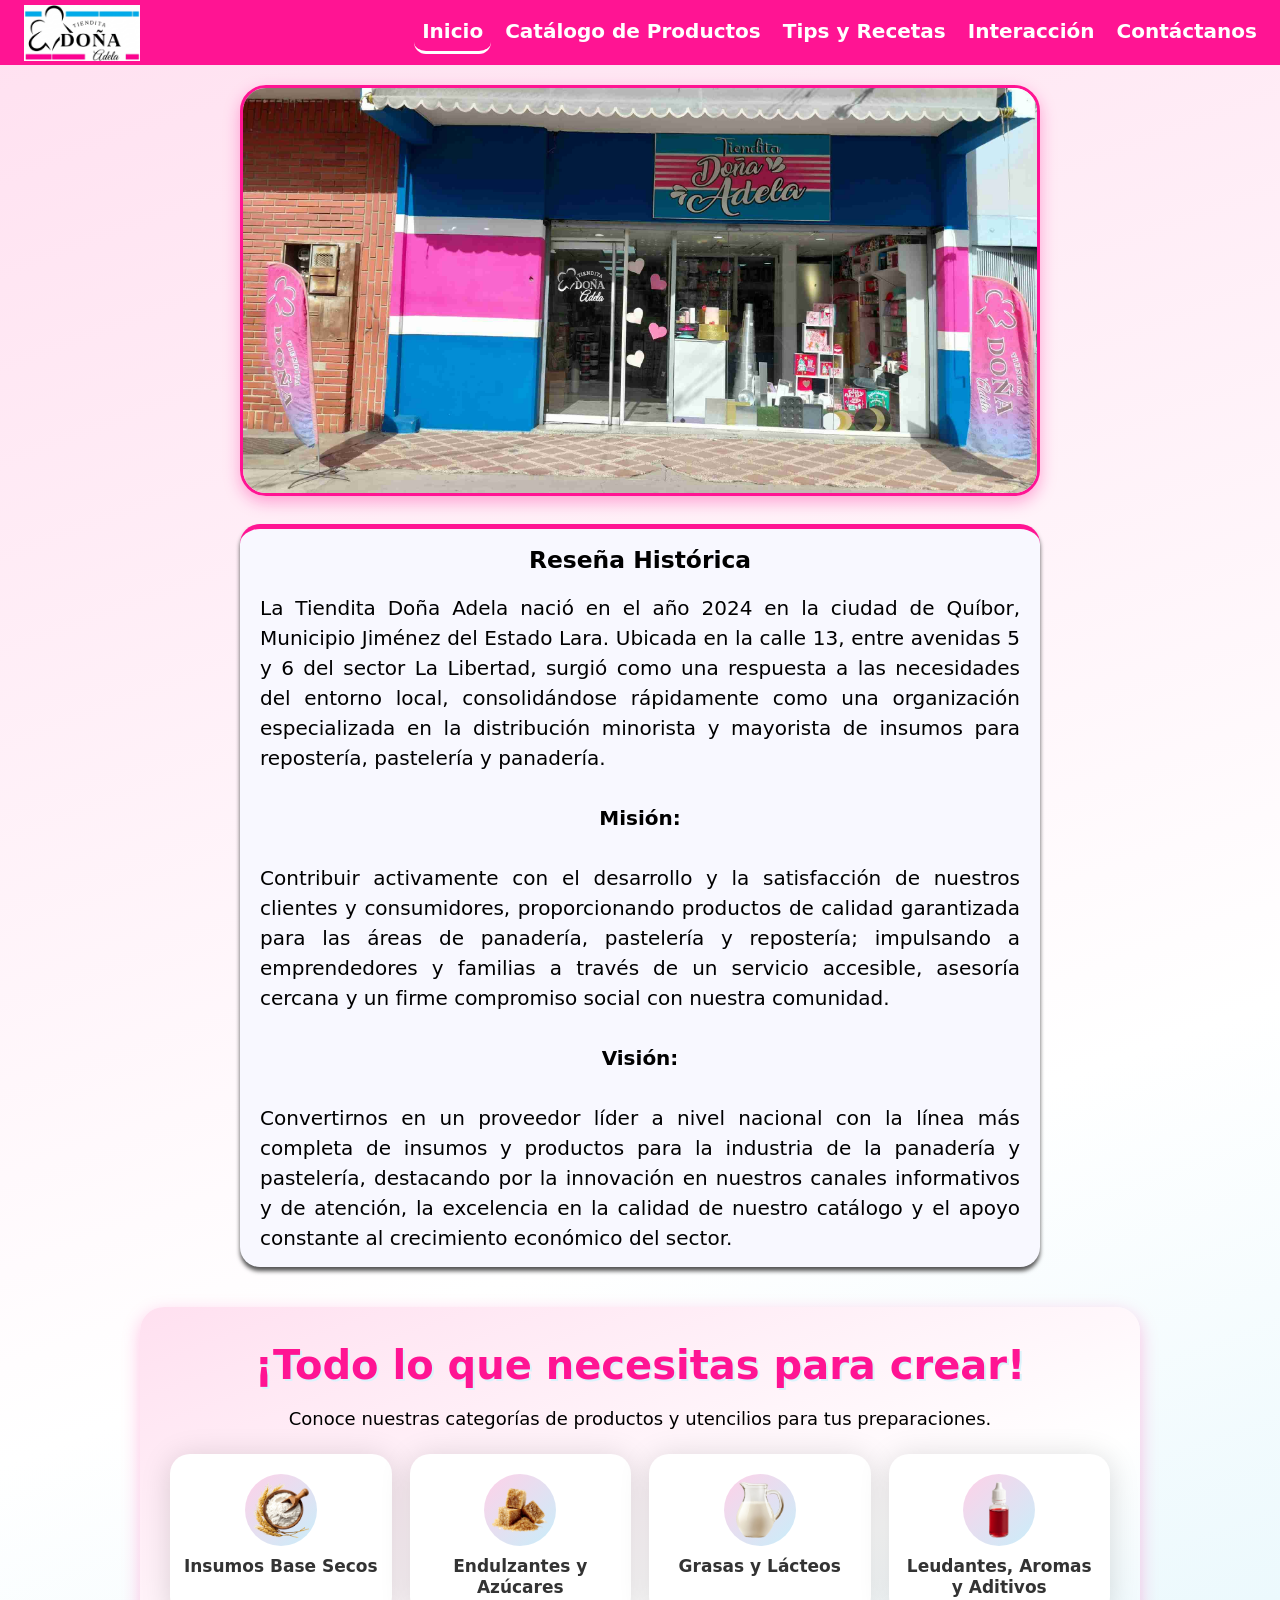
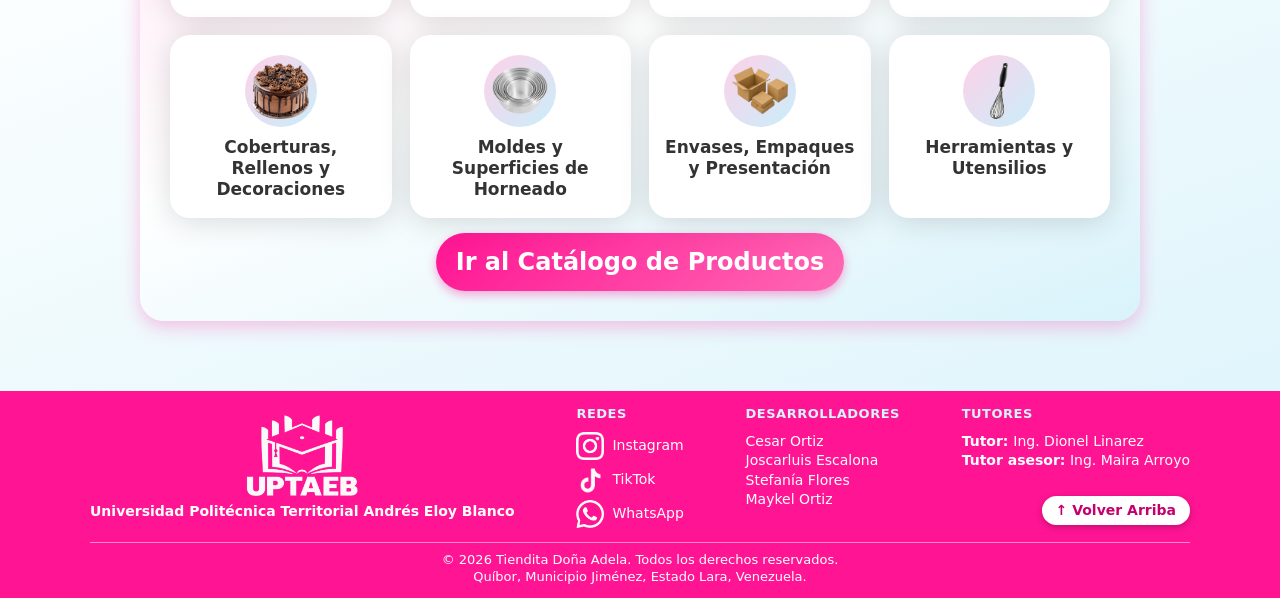
<file: index.html>
<!DOCTYPE html>
<html lang="es">
<head>
    <meta charset="UTF-8">
    <meta name="viewport" content="width=device-width, initial-scale=1.0, viewport-fit=cover">
    <meta name="theme-color" content="#ff1493">
    <title>Tiendita Doña Adela</title>
    <link rel="stylesheet" href="styles.css">
    <link rel="icon" type="image/png" href="favicon.png">
</head>
<body id="arriba">
    <!--header-->
    <header>
        <span><img src="logos de la tienda/logo.png" alt="logo"></span>

        <!-- Checkbox oculto que guardará el estado (abierto/cerrado) -->
        <input type="checkbox" id="btn-menu">

        <!-- Botón que activa el checkbox (icono de 3 rayas / hamburguesa) -->
        <label for="btn-menu" class="btn-menu" aria-label="Abrir o cerrar el menú">☰</label>

        <!-- Enlaces del menú -->
        <nav class="menu" aria-label="Menú principal">
            <ul>
                <li><a class="activo" aria-current="page" href="index.html">Inicio</a></li>
                <li><a href="catalogo.html">Catálogo de Productos</a></li>
                <li><a href="tips-y-recetas.html">Tips y Recetas</a></li>
                <li><a href="interaccion.html">Interacción</a></li>
                <li><a href="contacto.html">Contáctanos</a></li>
            </ul>
        </nav>

        <!-- Capa que cierra el menú al tocar fuera de él (solo celular) -->
        <label for="btn-menu" class="menu-fondo" aria-hidden="true"></label>
    </header>
    
    <!--carrusel-->
    <section class="carrusel">
        <div class="carrusel-contenedor">
            <img src="Carrusel tienda/1.jpg" alt="foto de la tienda desde afuera">
            <img src="Carrusel tienda/2.jpg" alt="foto del interior de la tienda">
            <img src="Carrusel tienda/3.jpg" alt="foto del interior de la tienda">
            <img src="Carrusel tienda/4.jpg" alt="foto del interior de la tienda">
        </div>
    </section>
    <hr>
    <div class="reseña">
        <h3>Reseña Histórica</h3>
        <p>
            La Tiendita Doña Adela nació en el año 2024 en la ciudad de Quíbor, Municipio Jiménez del Estado Lara. Ubicada en la calle 13, entre avenidas 5 y 6 del sector La Libertad, surgió como una respuesta a las necesidades del entorno local, consolidándose rápidamente como una organización especializada en la distribución minorista y mayorista de insumos para repostería, pastelería y panadería.
            <br><br><center><strong>Misión:</strong></center><br>Contribuir activamente con el desarrollo y la satisfacción de nuestros clientes y consumidores, proporcionando productos de calidad garantizada para las áreas de panadería, pastelería y repostería; impulsando a emprendedores y familias a través de un servicio accesible, asesoría cercana y un firme compromiso social con nuestra comunidad.
            <br><br><center><strong>Visión:</strong></center><br> Convertirnos en un proveedor líder a nivel nacional con la línea más completa de insumos y productos para la industria de la panadería y pastelería, destacando por la innovación en nuestros canales informativos y de atención, la excelencia en la calidad de nuestro catálogo y el apoyo constante al crecimiento económico del sector.
        </p>
    </div>

    <!--categorías del catálogo-->
    <section class="conoce" aria-labelledby="titulo-conoce">
        <h2 id="titulo-conoce">¡Todo lo que necesitas para crear!</h2>
        <p class="conoce-sub">Conoce nuestras categorías de productos y utencilios para tus preparaciones.</p>
        <div class="conoce-grid">
            <div class="conoce-tarjeta">
                <span class="conoce-icono" aria-hidden="true">
                    <img src="iconos categoria/1.png">
                </span>
                <span class="conoce-nombre">Insumos Base Secos</span>
            </div>
            <div class="conoce-tarjeta">
                <span class="conoce-icono" aria-hidden="true">
                    <img src="iconos categoria/2.png">
                </span>
                <span class="conoce-nombre">Endulzantes y Azúcares</span>
            </div>
            <div class="conoce-tarjeta">
                <span class="conoce-icono" aria-hidden="true">
                    <img src="iconos categoria/3.png">
                </span>
                <span class="conoce-nombre">Grasas y Lácteos</span>
            </div>
            <div class="conoce-tarjeta">
                <span class="conoce-icono" aria-hidden="true">
                    <img src="iconos categoria/4.png">
                </span>
                <span class="conoce-nombre">Leudantes, Aromas y Aditivos</span>
            </div>
            <div class="conoce-tarjeta">
                <span class="conoce-icono" aria-hidden="true">
                    <img src="iconos categoria/5.png">
                </span>
                <span class="conoce-nombre">Coberturas, Rellenos y Decoraciones</span>
            </div>
            <div class="conoce-tarjeta">
                <span class="conoce-icono" aria-hidden="true">
                    <img src="iconos categoria/6.png">
                </span>
                <span class="conoce-nombre">Moldes y Superficies de Horneado</span>
            </div>
            <div class="conoce-tarjeta">
                <span class="conoce-icono" aria-hidden="true">
                    <img src="iconos categoria/7.png">
                </span>
                <span class="conoce-nombre">Envases, Empaques y Presentación</span>
            </div>
            <div class="conoce-tarjeta">
                <span class="conoce-icono" aria-hidden="true">
                    <img src="iconos categoria/8.png">
                </span>
                <span class="conoce-nombre">Herramientas y Utensilios</span>
            </div>
        </div>

        <center>
        <a class="conoce-boton" href="catalogo.html">Ir al Catálogo de Productos</a>
        </center>
        
    </section>

    <hr>

    <footer>
        <div class="footer-contenido">
            <div class="footer-marca">
                <img src="logo-uptaeb.png" alt="logo de la UPTAEB" loading="lazy">
                <p><strong>Universidad Politécnica Territorial Andrés Eloy Blanco</strong></p>
            </div>

            <div class="footer-bloque">
                <strong class="footer-titulo">Redes</strong>
                <div class="footer-redes">
                    <a href="https://www.instagram.com/tienditadonaadela2/" target="_blank" rel="noopener noreferrer">
                        <img src="img redes sociales/instagram-footer.png" alt="" loading="lazy">
                        Instagram
                    </a>
                    <a href="https://www.tiktok.com/@tienditadonaadela2/" target="_blank" rel="noopener noreferrer">
                        <img src="img redes sociales/tiktok-footer.png" alt="" loading="lazy">
                        TikTok
                    </a>
                    <a href="https://wa.me/584120539116" target="_blank" rel="noopener noreferrer">
                        <img src="img redes sociales/whatsapp-footer.png" alt="" loading="lazy">
                        WhatsApp
                    </a>
                </div>
            </div>

            <div class="footer-equipo">
                <div class="footer-bloque">
                    <strong class="footer-titulo">Desarrolladores</strong>
                    <p>Cesar Ortiz<br>Joscarluis Escalona<br>Stefanía Flores<br>Maykel Ortiz</p>
                </div>
                <div class="footer-bloque">
                    <strong class="footer-titulo">Tutores</strong>
                    <p><b>Tutor: </b>Ing. Dionel Linarez <br> <b>Tutor asesor:</b> Ing. Maira Arroyo</p>
                    <a class="volver-arriba" href="#arriba">&#8593; Volver Arriba</a>
                </div>
            </div>
        </div>

        <p class="derechos">© 2026 Tiendita Doña Adela. Todos los derechos reservados. <br>Quíbor, Municipio Jiménez, Estado Lara, Venezuela.</p>
    </footer>
</body>
</html>
</file>
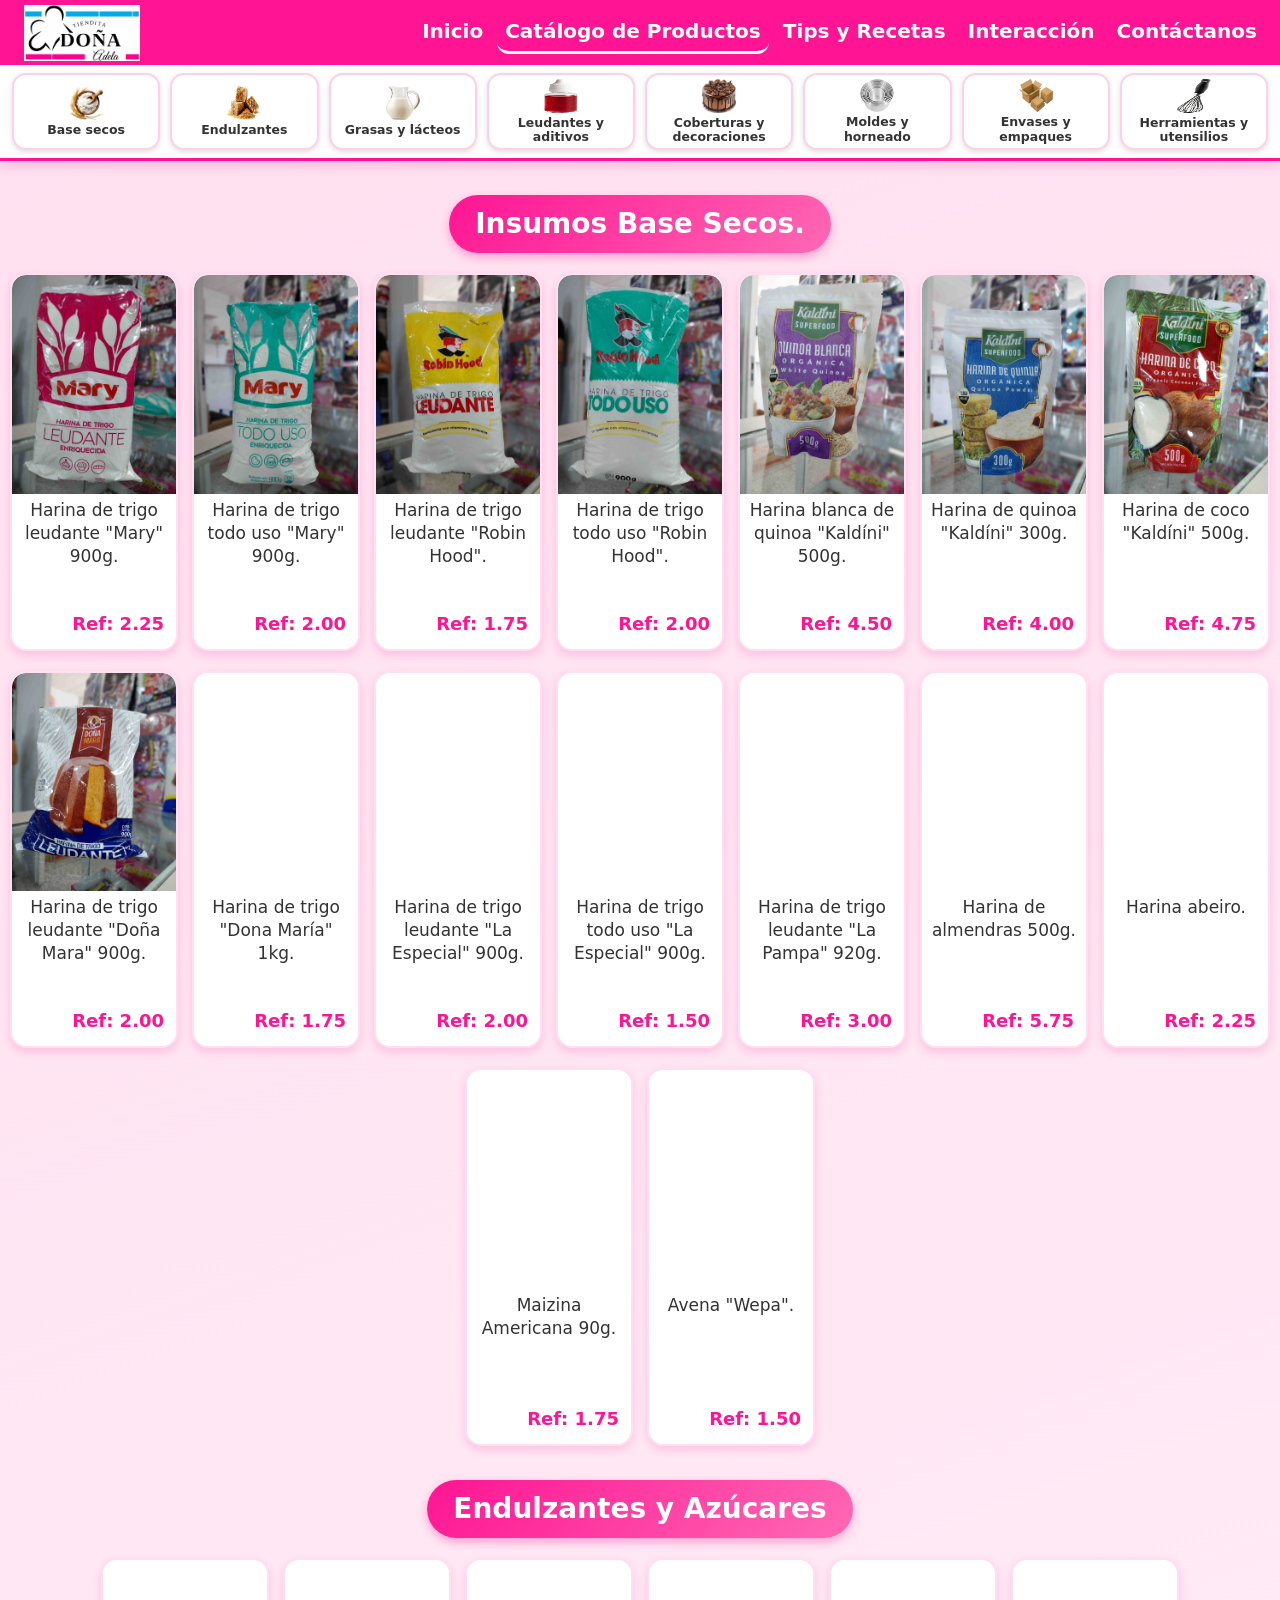
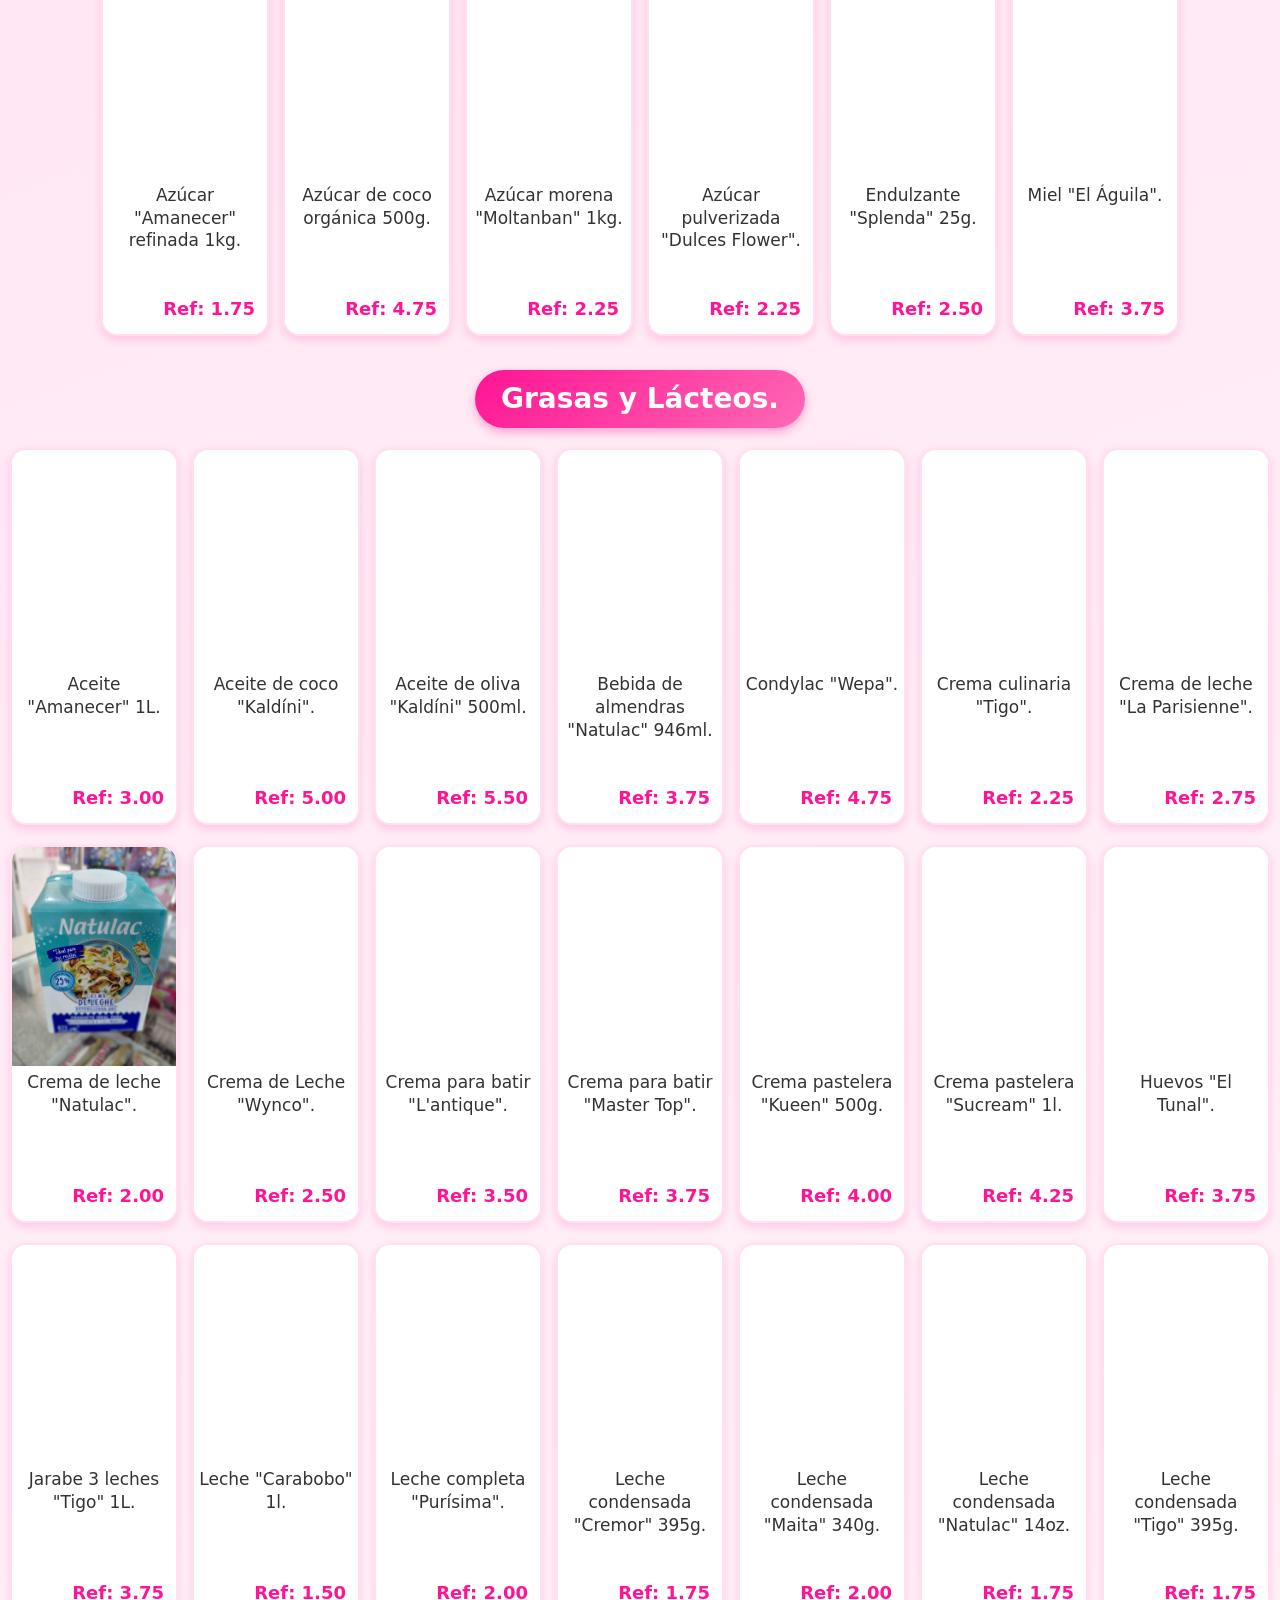
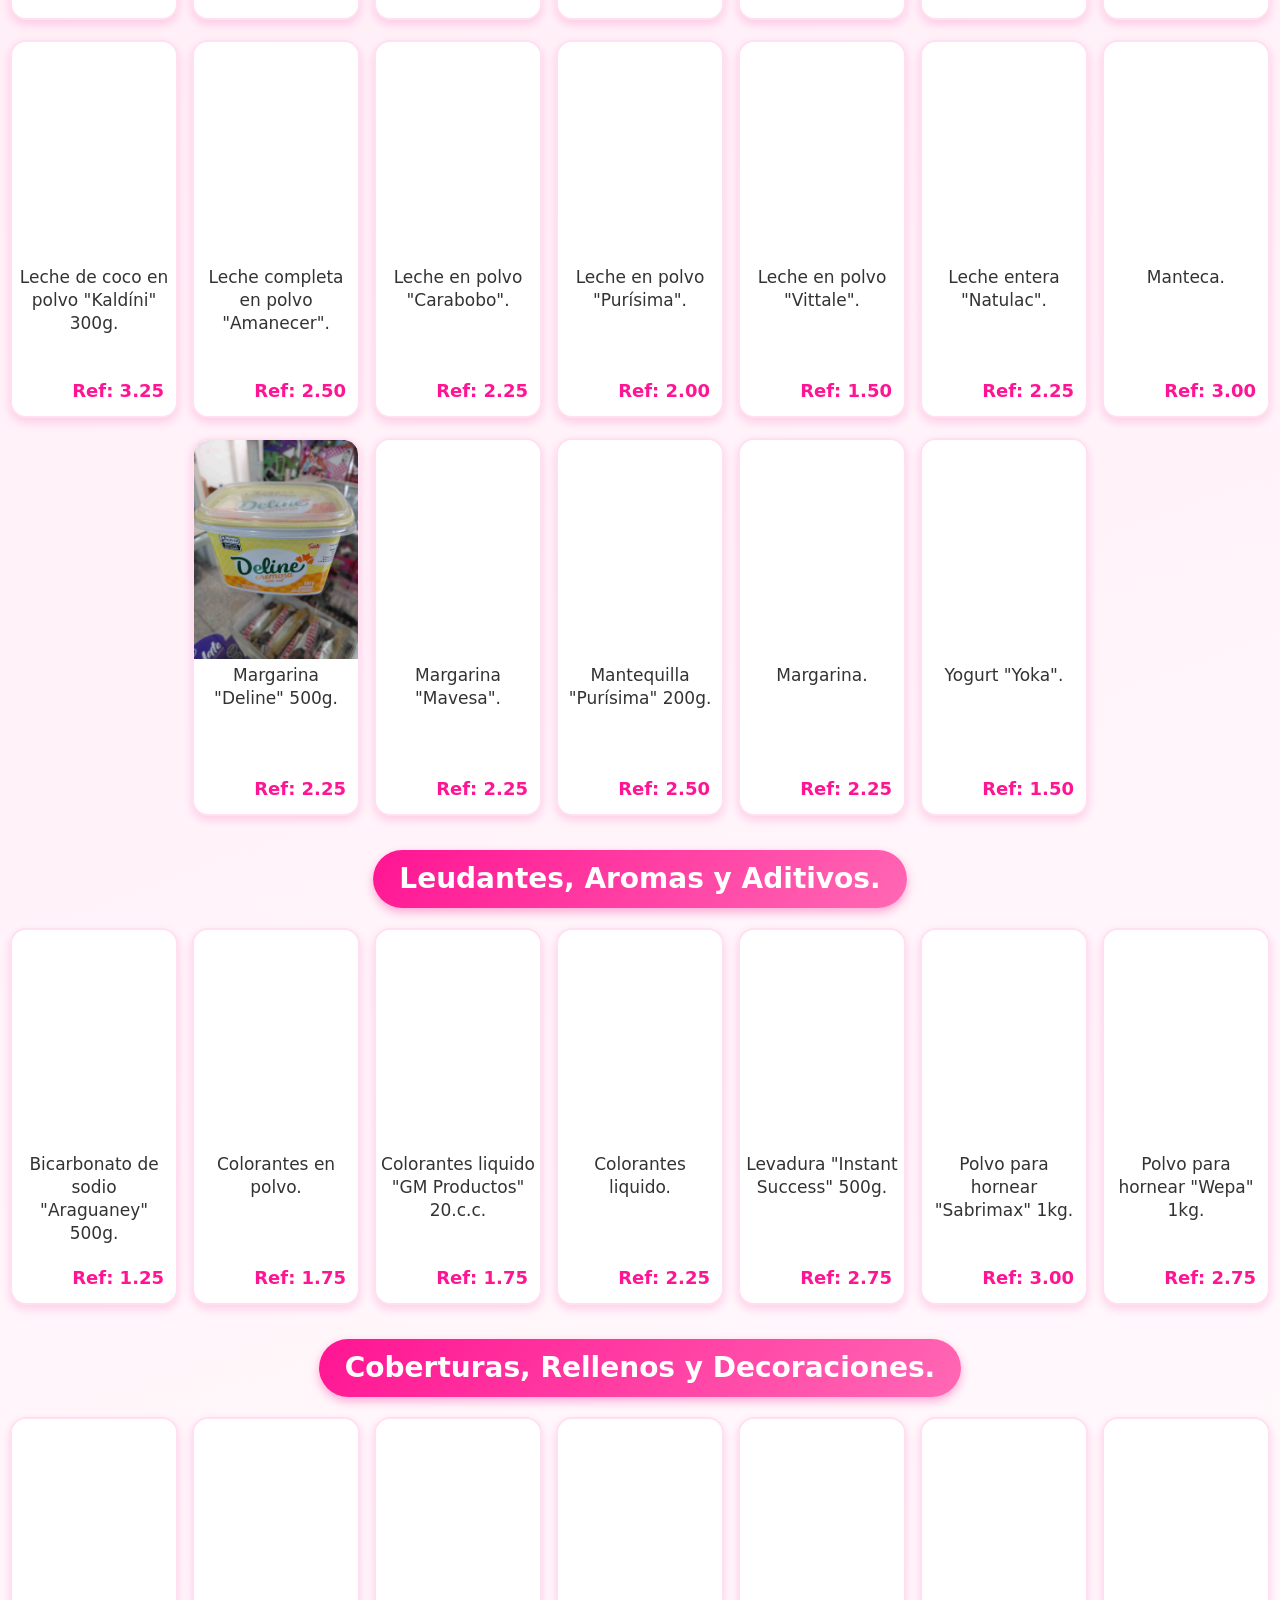
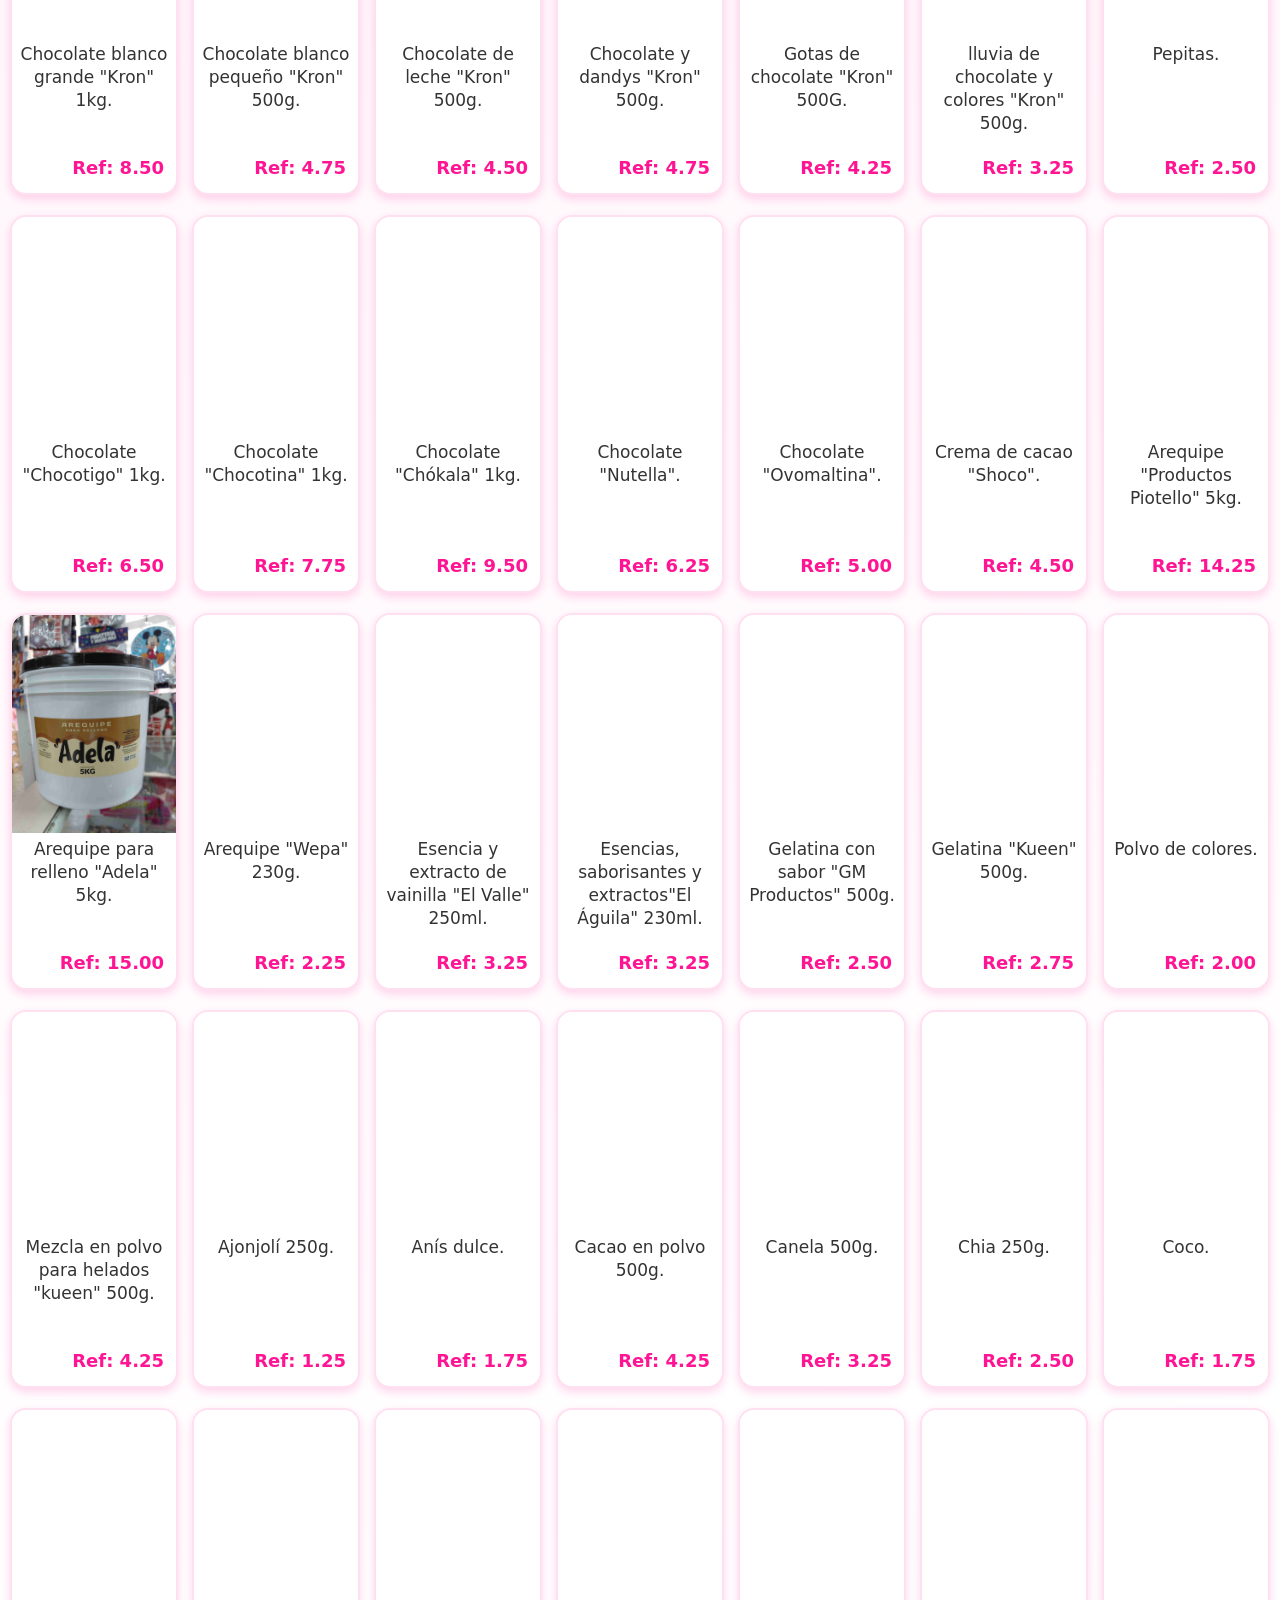
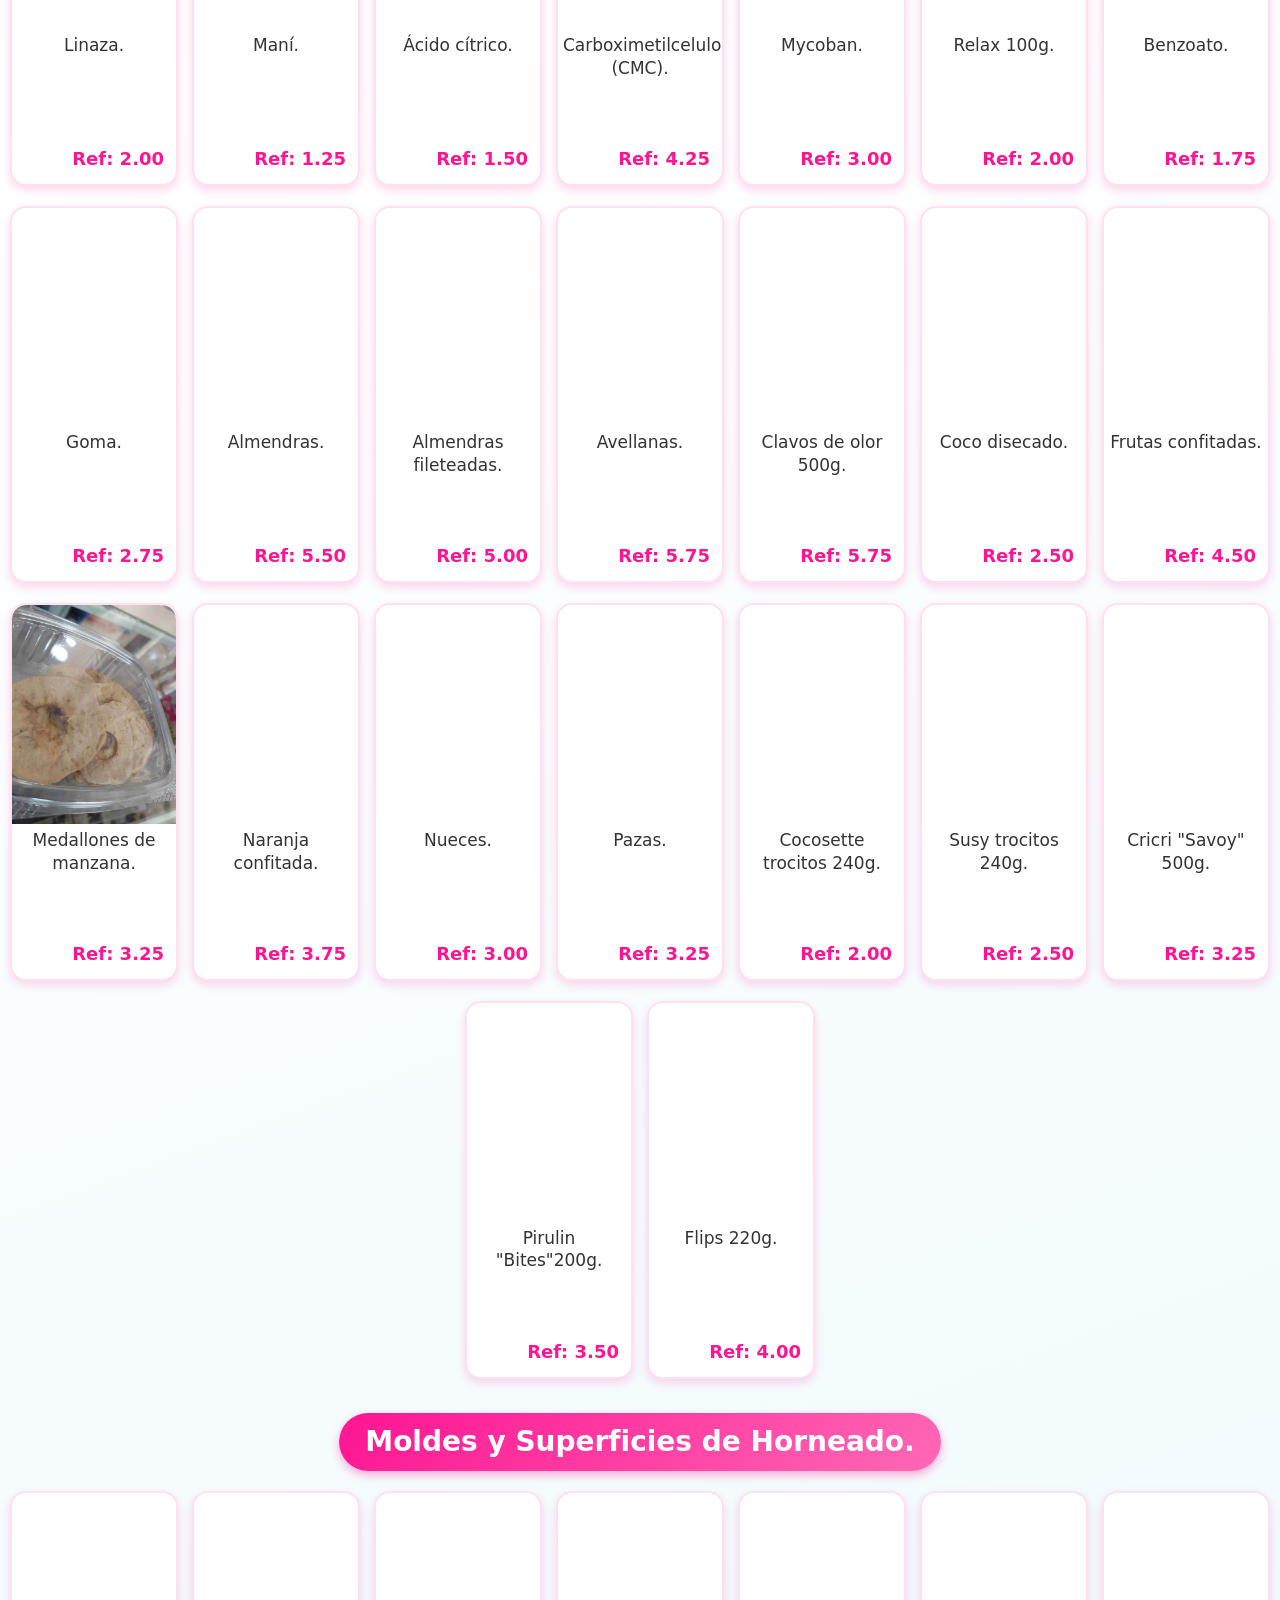
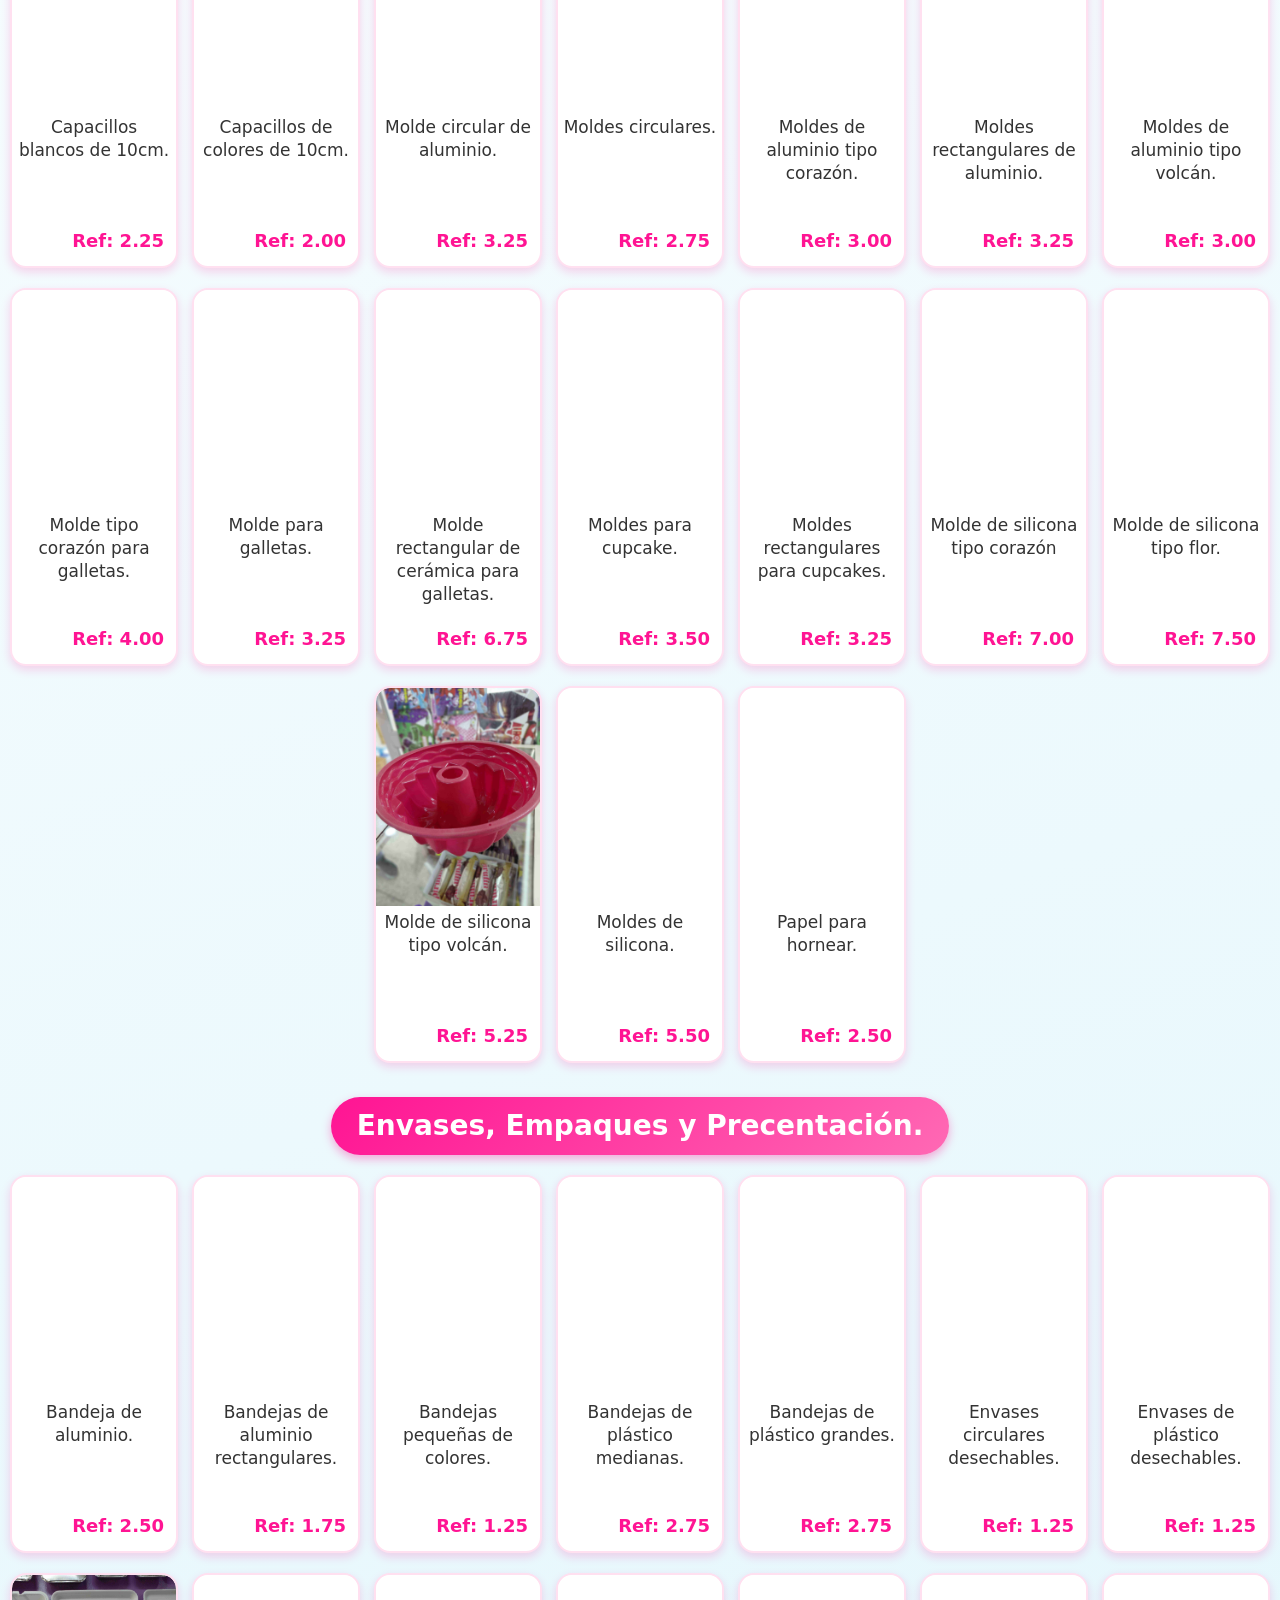
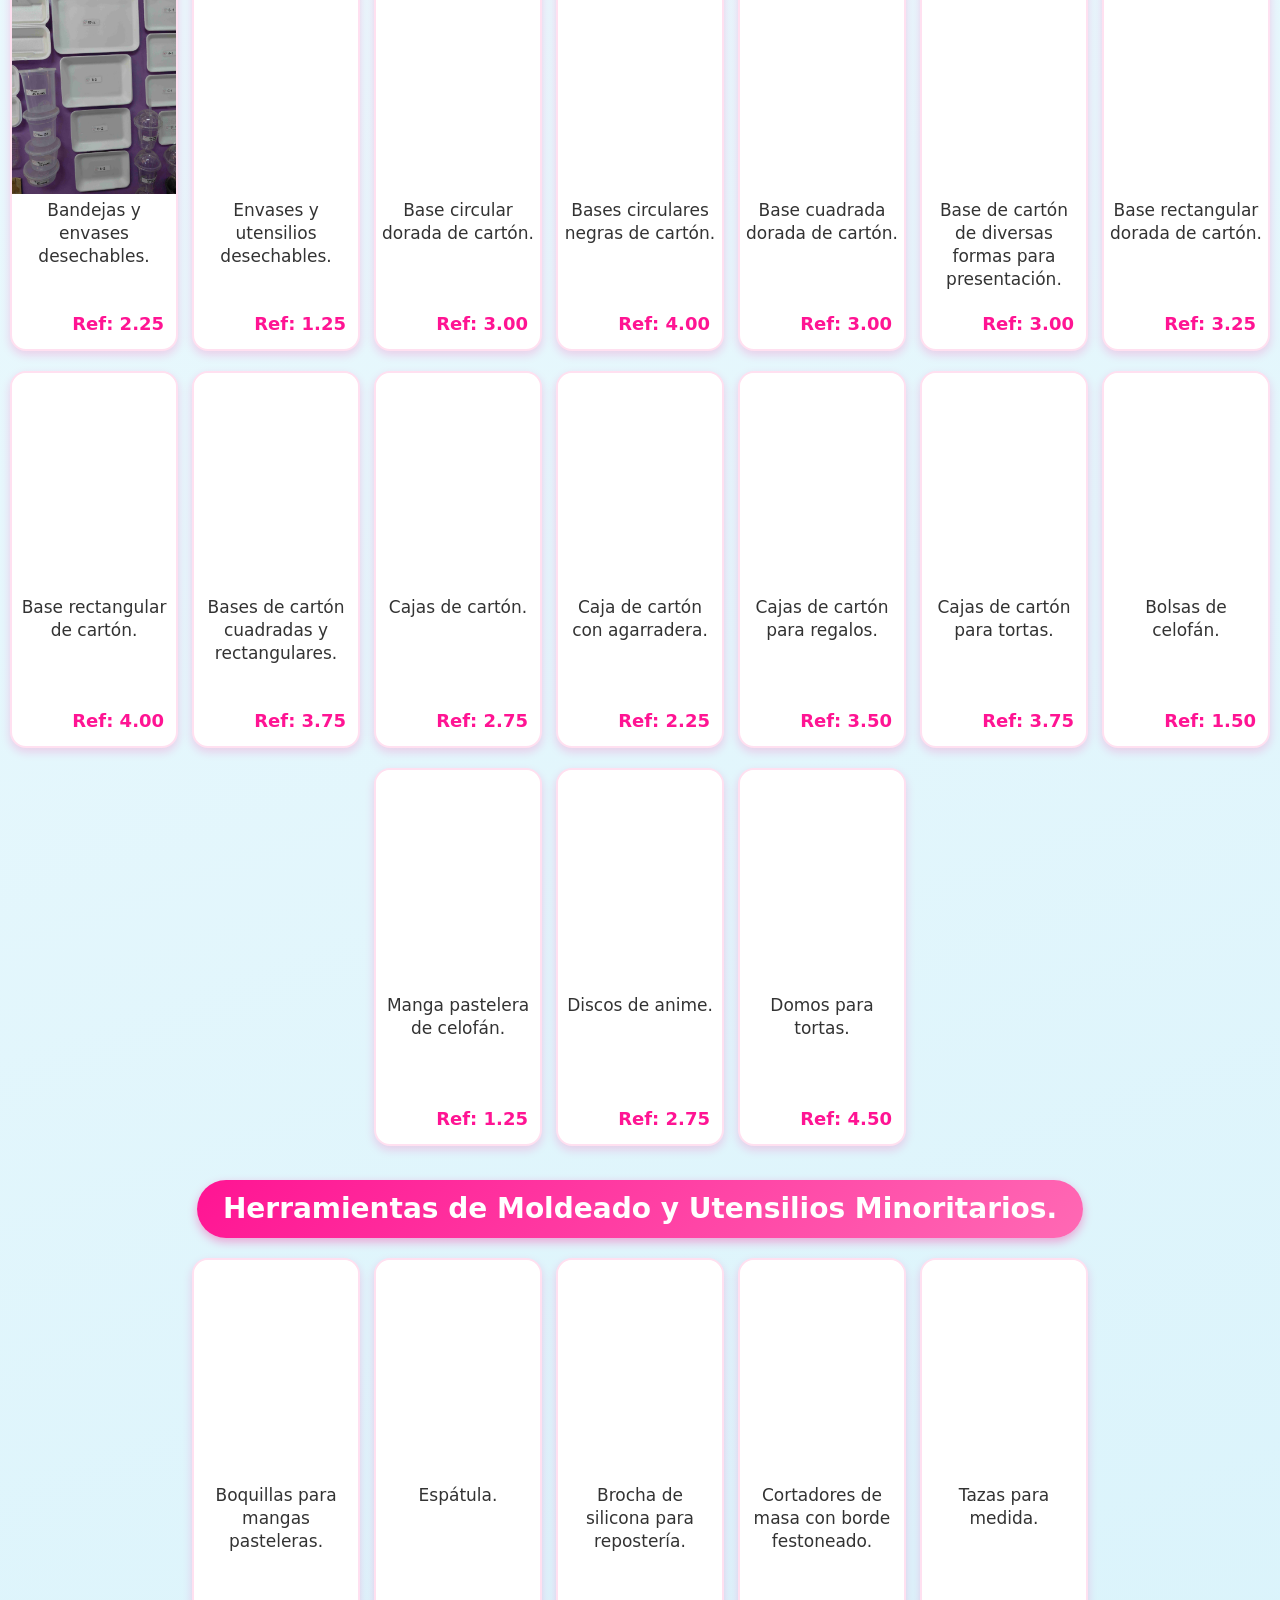
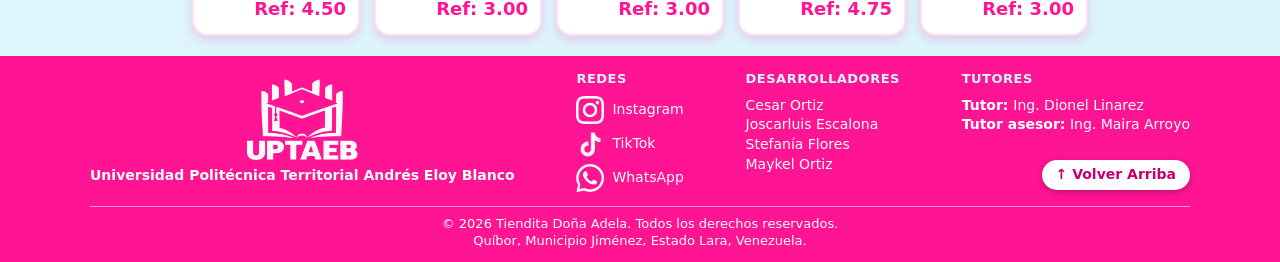
<file: catalogo.html>
<!DOCTYPE html>
<html lang="es">
<head>
    <meta charset="UTF-8">
    <meta name="viewport" content="width=device-width, initial-scale=1.0, viewport-fit=cover">
    <meta name="theme-color" content="#ff1493">
    <title>Catálogo de Productos</title>
    <link rel="stylesheet" href="styles.css">
    <link rel="icon" type="image/png" href="favicon.png">
</head>
<body id="arriba">
    <header>
        <span><img src="logos de la tienda/logo.png" alt="logo"></span>

        <input type="checkbox" id="btn-menu">
        <label for="btn-menu" class="btn-menu" aria-label="Abrir o cerrar el menú">☰</label>

        <nav class="menu" aria-label="Menú principal">
            <ul>
                <li><a href="index.html">Inicio</a></li>
                <li><a class="activo" aria-current="page" href="catalogo.html">Catálogo de Productos</a></li>
                <li><a href="tips-y-recetas.html">Tips y Recetas</a></li>
                <li><a href="interaccion.html">Interacción</a></li>
                <li><a href="contacto.html">Contáctanos</a></li>
            </ul>
        </nav>

        <label for="btn-menu" class="menu-fondo" aria-hidden="true"></label>
    </header>


    <div id="catálogo">

        <nav class="categorías" aria-label="Categorías de productos">
            <a href="#base-secos">
                <img src="iconos categoria/1.png" alt="Categoría Base Secos">
                <span>Base secos</span>
            </a>
            <a href="#endulzantes">
                <img src="iconos categoria/2.png" alt="Categoría Endulzantes">
                <span>Endulzantes</span>
            </a>
            <a href="#grasas-lacteos">
                <img src="iconos categoria/3.png" alt="Categoría Grasas y Lacteos">
                <span>Grasas y lácteos</span>
            </a>
            <a href="#leudantes-aditivos">
                <img src="iconos categoria/4.png" alt="Categoría Leudantes y Aditivos">
                <span>Leudantes y aditivos</span>
            </a>
            <a href="#coberturas-rellenos">
                <img src="iconos categoria/5.png" alt="Categoría Coberturas y Rellenos">
                <span>Coberturas y decoraciones</span>
            </a>
            <a href="#moldes-horneado">
                <img src="iconos categoria/6.png" alt="Categoría Moldes y Horneados">
                <span>Moldes y horneado</span>
            </a>
            <a href="#envases-empaques">
                <img src="iconos categoria/7.png" alt="Categoría Envases y Empaques">
                <span>Envases y empaques</span>
            </a>
            <a href="#herramientas-utensilios">
                <img src="iconos categoria/8.png" alt="categorias Herramientas y Utensilios">
                <span>Herramientas y utensilios</span>
            </a>
        </nav>

        <h2 id="base-secos">Insumos Base Secos.</h2>
        
        <div class="categoría">
        <article class="imagen">
            <img loading="lazy" decoding="async" src="Insumos base secos/harina de trigo leudante mary.jpg" alt="harina de trigo leudante mary">
            <p>Harina de trigo leudante "Mary" 900g.</p>
        <span class="precio">Ref: 2.25</span>
        </article>
        
        <article class="imagen">
            <img loading="lazy" decoding="async" src="Insumos base secos/harina de trigo todo uso mary.jpg" alt="harina de trigo todo uso mary">
            <p>Harina de trigo todo uso "Mary" 900g.</p>
        <span class="precio">Ref: 2.00</span>
        </article>

        <article class="imagen">
            <img loading="lazy" decoding="async" src="Insumos base secos/harina de trigo leudante robin hood.jpg" alt="Harina de trigo leudante robin hood">
            <p>Harina de trigo leudante "Robin Hood".</p>
        <span class="precio">Ref: 1.75</span>
        </article>

        <article class="imagen">
            <img loading="lazy" decoding="async" src="Insumos base secos/harina de trigo todo uso robin hood.jpg" alt="Harina de trigo todo uso robin hood">
            <p>Harina de trigo todo uso "Robin Hood".</p>
        <span class="precio">Ref: 2.00</span>
        </article>

        <article class="imagen">
            <img loading="lazy" decoding="async" src="Insumos base secos/harina de quinua blanca kaldíni.jpg" alt="Harina de quinoa blanca kaldíni">
            <p>Harina blanca de quinoa "Kaldíni" 500g.</p>
        <span class="precio">Ref: 4.50</span>
        </article>

        <article class="imagen">
            <img loading="lazy" decoding="async" src="Insumos base secos/harina de quinua kaldíni.jpg" alt="Harina de quinoa kaldíni">
            <p>Harina de quinoa "Kaldíni" 300g.</p>
        <span class="precio">Ref: 4.00</span>
        </article>

        <article class="imagen">
            <img loading="lazy" decoding="async" src="Insumos base secos/harina de coco kaldíni.jpg" alt="Harina de coco kaldíni">
            <p>Harina de coco "Kaldíni" 500g.</p>
        <span class="precio">Ref: 4.75</span>
        </article>

        <article class="imagen">
            <img loading="lazy" decoding="async" src="Insumos base secos/harina de trigo leudante dona maria.jpg" alt="Harina de trigo leudante dona maria">
            <p>Harina de trigo leudante "Doña Mara" 900g.</p>
        <span class="precio">Ref: 2.00</span>
        </article>

        <article class="imagen">
            <img loading="lazy" decoding="async" src="Insumos base secos/harina de trigo dona maria.jpg" alt="Harina de trigo dona maria">
            <p>Harina de trigo "Dona María" 1kg.</p>
        <span class="precio">Ref: 1.75</span>
        </article>

        <article class="imagen">
            <img loading="lazy" decoding="async" src="Insumos base secos/harina de trigo leudante la especial.jpg" alt="Harina de trigo leudante la especial">
            <p>Harina de trigo leudante "La Especial" 900g.</p>
        <span class="precio">Ref: 2.00</span>
        </article>

        <article class="imagen">
            <img loading="lazy" decoding="async" src="Insumos base secos/harina de trigo todo uso la especial.jpg" alt="Harina de trigo todo uso la especial">
            <p>Harina de trigo todo uso "La Especial" 900g.</p>
        <span class="precio">Ref: 1.50</span>
        </article>

        <article class="imagen">
            <img loading="lazy" decoding="async" src="Insumos base secos/harina de trigo leudante la pampa.jpg" alt="Harina de trigo leudante la pampa">
            <p>Harina de trigo leudante "La Pampa" 920g.</p>
        <span class="precio">Ref: 3.00</span>
        </article>

        <article class="imagen">
            <img loading="lazy" decoding="async" src="Insumos base secos/harina de almendra.jpg" alt="Harina de almendra">
            <p>Harina de almendras 500g.</p>
        <span class="precio">Ref: 5.75</span>
        </article>

        <article class="imagen">
            <img loading="lazy" decoding="async" src="Insumos base secos/harina abeiro.jpg" alt="Harina abeiro">
            <p>Harina abeiro.</p>
        <span class="precio">Ref: 2.25</span>
        </article>

        <article class="imagen">
            <img loading="lazy" decoding="async" src="Insumos base secos/maizina.jpg" alt="Maizina americana">
            <p>Maizina Americana 90g.</p>
        <span class="precio">Ref: 1.75</span>
        </article>

        <article class="imagen">
            <img loading="lazy" decoding="async" src="Insumos base secos/avena wepa.jpg" alt="Avena wepa">
            <p>Avena "Wepa".</p>
        <span class="precio">Ref: 1.50</span>
        </article>
        </div>

        <h2 id="endulzantes">Endulzantes y Azúcares</h2>
        
        <div class="categoría">
        <article class="imagen">
            <img loading="lazy" decoding="async" src="Azúcares y endulzantes/azúcar amanecer.jpg" alt="Azúcar amanecer">
            <p>Azúcar "Amanecer" refinada 1kg.</p>
        <span class="precio">Ref: 1.75</span>
        </article>

        <article class="imagen">
            <img loading="lazy" decoding="async" src="Azúcares y endulzantes/azúcar de coco.jpg" alt="Azúcar de coco">
            <p>Azúcar de coco orgánica 500g.</p>
        <span class="precio">Ref: 4.75</span>
        </article>

        <article class="imagen">
            <img loading="lazy" decoding="async" src="Azúcares y endulzantes/azúcar morena.jpg" alt="Azúcar morena">
            <p>Azúcar morena "Moltanban" 1kg.</p>
        <span class="precio">Ref: 2.25</span>
        </article>

        <article class="imagen">
            <img loading="lazy" decoding="async" src="Azúcares y endulzantes/azúcar pulverizada.jpg" alt="Azúcar pulverizada">
            <p>Azúcar pulverizada "Dulces Flower".</p>
        <span class="precio">Ref: 2.25</span>
        </article>

        <article class="imagen">
            <img loading="lazy" decoding="async" src="Azúcares y endulzantes/endulzante splenda.jpg" alt="Endulzante splenda">
            <p>Endulzante "Splenda" 25g.</p>
        <span class="precio">Ref: 2.50</span>
        </article>

        <article class="imagen">
            <img loading="lazy" decoding="async" src="Azúcares y endulzantes/miel.jpg" alt="Miel">
            <p>Miel "El Águila".</p>
        <span class="precio">Ref: 3.75</span>
        </article>
        </div>

        <h2 id="grasas-lacteos">Grasas y Lácteos.</h2>

        <div class="categoría">
        <article class="imagen">
            <img loading="lazy" decoding="async" src="Grasas y lácteos/aceite amanecer.jpg" alt="Aceite amanecer">
            <p>Aceite "Amanecer" 1L.</p>
        <span class="precio">Ref: 3.00</span>
        </article>
        
        <article class="imagen">
            <img loading="lazy" decoding="async" src="Grasas y lácteos/aceite de coco kaldíni.jpg" alt="Aceite de coco kaldíni">
            <p>Aceite de coco "Kaldíni".</p>
        <span class="precio">Ref: 5.00</span>
        </article>

        <article class="imagen">
            <img loading="lazy" decoding="async" src="Grasas y lácteos/aceite de oliva kaldíni.jpg" alt="Aceite de oliva kaldíni">
            <p>Aceite de oliva "Kaldíni" 500ml.</p>
        <span class="precio">Ref: 5.50</span>
        </article>

        <article class="imagen">
            <img loading="lazy" decoding="async" src="Grasas y lácteos/bebida de almendras natulac.jpg" alt="Bebida de almendras natulac">
            <p>Bebida de almendras "Natulac" 946ml.</p>
        <span class="precio">Ref: 3.75</span>
        </article>

        <article class="imagen">
            <img loading="lazy" decoding="async" src="Grasas y lácteos/condylac.jpg" alt="Condylac">
            <p>Condylac "Wepa".</p>
        <span class="precio">Ref: 4.75</span>
        </article>

        <article class="imagen">
            <img loading="lazy" decoding="async" src="Grasas y lácteos/crema culinaria tígo.jpg" alt="Crema culinaria tígo">
            <p>Crema culinaria "Tigo".</p>
        <span class="precio">Ref: 2.25</span>
        </article>

        <article class="imagen">
            <img loading="lazy" decoding="async" src="Grasas y lácteos/crema de leche la parisienne.jpg" alt="Crema de leche la parisienne">
            <p>Crema de leche "La Parisienne".</p>
        <span class="precio">Ref: 2.75</span>
        </article>

        <article class="imagen">
            <img loading="lazy" decoding="async" src="Grasas y lácteos/crema de leche natulac.jpg" alt="Crema de leche natulac">
            <p>Crema de leche "Natulac".</p>
        <span class="precio">Ref: 2.00</span>
        </article>

        <article class="imagen">
            <img loading="lazy" decoding="async" src="Grasas y lácteos/crema de leche wynco.jpg" alt="Crema de leche wynco">
            <p>Crema de Leche "Wynco".</p>
        <span class="precio">Ref: 2.50</span>
        </article>

        <article class="imagen">
            <img loading="lazy" decoding="async" src="Grasas y lácteos/crema para batir l'antique.jpg" alt="Crema para batir l'antique">
            <p>Crema para batir "L'antique".</p>
        <span class="precio">Ref: 3.50</span>
        </article>

        <article class="imagen">
            <img loading="lazy" decoding="async" src="Grasas y lácteos/crema para batir master top.jpg" alt="Crema para batir master top">
            <p>Crema para batir "Master Top".</p>
        <span class="precio">Ref: 3.75</span>
        </article>

        <article class="imagen">
            <img loading="lazy" decoding="async" src="Grasas y lácteos/crema pastelera kueen.jpg" alt="Crema pastelera kueen">
            <p>Crema pastelera "Kueen" 500g.</p>
        <span class="precio">Ref: 4.00</span>
        </article>

        <article class="imagen">
            <img loading="lazy" decoding="async" src="Grasas y lácteos/crema pastelera sucream.jpg" alt="Crema pastelera sucream">
            <p>Crema pastelera "Sucream" 1l.</p>
        <span class="precio">Ref: 4.25</span>
        </article>

        <article class="imagen">
            <img loading="lazy" decoding="async" src="Grasas y lácteos/huevos el tunal.jpg" alt="Huevos el tunal">
            <p>Huevos "El Tunal".</p>
        <span class="precio">Ref: 3.75</span>
        </article>

        <article class="imagen">
            <img loading="lazy" decoding="async" src="Grasas y lácteos/jarabe 3 leches.jpg" alt="Jarabe 3 leches">
            <p>Jarabe 3 leches "Tigo" 1L.</p>
        <span class="precio">Ref: 3.75</span>
        </article>

        <article class="imagen">
            <img loading="lazy" decoding="async" src="Grasas y lácteos/leche carabobo.jpg" alt="Leche carabobo">
            <p>Leche "Carabobo" 1l.</p>
        <span class="precio">Ref: 1.50</span>
        </article>

        <article class="imagen">
            <img loading="lazy" decoding="async" src="Grasas y lácteos/leche completa purísima.jpg" alt="Leche completa purísima">
            <p>Leche completa "Purísima".</p>
        <span class="precio">Ref: 2.00</span>
        </article>
        
        <article class="imagen">
            <img loading="lazy" decoding="async" src="Grasas y lácteos/leche condensada cremor.jpg" alt="Leche condensada cremor">
            <p>Leche condensada "Cremor" 395g.</p>
        <span class="precio">Ref: 1.75</span>
        </article>

        <article class="imagen">
            <img loading="lazy" decoding="async" src="Grasas y lácteos/leche condensada maita.jpg" alt="Leche condensada maita">
            <p>Leche condensada "Maita" 340g.</p>
        <span class="precio">Ref: 2.00</span>
        </article>

        <article class="imagen">
            <img loading="lazy" decoding="async" src="Grasas y lácteos/leche condensada natulac.jpg" alt="Leche condensada natulac">
            <p>Leche condensada "Natulac" 14oz.</p>
        <span class="precio">Ref: 1.75</span>
        </article>

        <article class="imagen">
            <img loading="lazy" decoding="async" src="Grasas y lácteos/leche condensada tígo.jpg" alt="Leche condensada tígo">
            <p>Leche condensada "Tigo" 395g.</p>
        <span class="precio">Ref: 1.75</span>
        </article>

        <article class="imagen">
            <img loading="lazy" decoding="async" src="Grasas y lácteos/leche de coco en polvo kaldíni.jpg" alt="Leche de coco en polvo kaldíni">
            <p>Leche de coco en polvo "Kaldíni" 300g.</p>
        <span class="precio">Ref: 3.25</span>
        </article>

        <article class="imagen">
            <img loading="lazy" decoding="async" src="Grasas y lácteos/leche en polvo amanecer.jpg" alt="Leche en polvo amanecer">
            <p>Leche completa en polvo "Amanecer".</p>
        <span class="precio">Ref: 2.50</span>
        </article>

        <article class="imagen">
            <img loading="lazy" decoding="async" src="Grasas y lácteos/leche en polvo carabobo.jpg" alt="Leche en polvo carabobo">
            <p>Leche en polvo "Carabobo".</p>
        <span class="precio">Ref: 2.25</span>
        </article>

        <article class="imagen">
            <img loading="lazy" decoding="async" src="Grasas y lácteos/leche en polvo purísima.jpg" alt="Leche en polvo purísima">
            <p>Leche en polvo "Purísima".</p>
        <span class="precio">Ref: 2.00</span>
        </article>

        <article class="imagen">
            <img loading="lazy" decoding="async" src="Grasas y lácteos/leche en polvo vittale.jpg" alt="Leche en polvo vittale">
            <p>Leche en polvo "Vittale".</p>
        <span class="precio">Ref: 1.50</span>
        </article>

        <article class="imagen">
            <img loading="lazy" decoding="async" src="Grasas y lácteos/leche entera natulac.jpg" alt="Leche entera natulac">
            <p>Leche entera "Natulac".</p>
        <span class="precio">Ref: 2.25</span>
        </article>

        <article class="imagen">
            <img loading="lazy" decoding="async" src="Grasas y lácteos/manteca.jpg" alt="Manteca">
            <p>Manteca.</p>
        <span class="precio">Ref: 3.00</span>
        </article>

        <article class="imagen">
            <img loading="lazy" decoding="async" src="Grasas y lácteos/margarina deline.jpg" alt="Mantequilla deline">
            <p>Margarina "Deline" 500g.</p>
        <span class="precio">Ref: 2.25</span>
        </article>

        <article class="imagen">
            <img loading="lazy" decoding="async" src="Grasas y lácteos/margarina mavesa.jpg" alt="Mantequilla mavesa">
            <p>Margarina "Mavesa".</p>
        <span class="precio">Ref: 2.25</span>
        </article>

        <article class="imagen">
            <img loading="lazy" decoding="async" src="Grasas y lácteos/mantequilla purísima .jpg" alt="Mantequilla purísima">
            <p>Mantequilla "Purísima" 200g.</p>
        <span class="precio">Ref: 2.50</span>
        </article>

        <article class="imagen">
            <img loading="lazy" decoding="async" src="Grasas y lácteos/margarina.jpg" alt="Margarina">
            <p>Margarina.</p>
        <span class="precio">Ref: 2.25</span>
        </article>

        <article class="imagen">
            <img loading="lazy" decoding="async" src="Grasas y lácteos/yogurt yoka.jpg" alt="Yogurt yoka">
            <p>Yogurt "Yoka".</p>
        <span class="precio">Ref: 1.50</span>
        </article>
        </div>

        <h2 id="leudantes-aditivos">Leudantes, Aromas y Aditivos.</h2>

        <div class="categoría">
        <article class="imagen">
            <img loading="lazy" decoding="async" src="Leudantes, aromas y aditivos/bicarbonato de sodio araguney.jpg" alt="Bicarbonato de sodio araguney">
            <p>Bicarbonato de sodio "Araguaney" 500g.</p>
        <span class="precio">Ref: 1.25</span>
        </article>

        <article class="imagen">
            <img loading="lazy" decoding="async" src="Leudantes, aromas y aditivos/colorante en polvo.jpg" alt="Colorantes en polvo">
            <p>Colorantes en polvo.</p>
        <span class="precio">Ref: 1.75</span>
        </article>

        <article class="imagen">
            <img loading="lazy" decoding="async" src="Leudantes, aromas y aditivos/colorante liquido gm productos.jpg" alt="Colorantes líquido gm productos">
            <p>Colorantes liquido "GM Productos" 20.c.c.</p>
        <span class="precio">Ref: 1.75</span>
        </article>

        <article class="imagen">
            <img loading="lazy" decoding="async" src="Leudantes, aromas y aditivos/colorante liquido.jpg" alt="Colorantes líquido">
            <p>Colorantes liquido.</p>
        <span class="precio">Ref: 2.25</span>
        </article>

        <article class="imagen">
            <img loading="lazy" decoding="async" src="Leudantes, aromas y aditivos/levadura instant success.jpg" alt="Levadura instant success">
            <p>Levadura "Instant Success" 500g.</p>
        <span class="precio">Ref: 2.75</span>
        </article>

        <article class="imagen">
            <img loading="lazy" decoding="async" src="Leudantes, aromas y aditivos/polvo para hornear sabrimax.jpg" alt="Polvo para hornear sabrimax">
            <p>Polvo para hornear "Sabrimax" 1kg.</p>
        <span class="precio">Ref: 3.00</span>
        </article>

        <article class="imagen">
            <img loading="lazy" decoding="async" src="Leudantes, aromas y aditivos/polvo para hornear wepa.jpg" alt="Polvo para hornear wepa">
            <p>Polvo para hornear "Wepa" 1kg.</p>
        <span class="precio">Ref: 2.75</span>
        </article>
        </div>

        <h2 id="coberturas-rellenos">Coberturas, Rellenos y Decoraciones.</h2>

        <div class="categoría">
        <article class="imagen">
            <img loading="lazy" decoding="async" src="Coberturas, rellenos y decoración/chocolate blanco grande kron.jpg" alt="Barra de chocolate blanco grande kron">
            <p>Chocolate blanco grande "Kron" 1kg.</p>
        <span class="precio">Ref: 8.50</span>
        </article>

        <article class="imagen">
            <img loading="lazy" decoding="async" src="Coberturas, rellenos y decoración/chocolate blanco pequeño kron.jpg" alt="Barra de chocolate blanco pequeño kron">
            <p>Chocolate blanco pequeño "Kron" 500g.</p>
        <span class="precio">Ref: 4.75</span>
        </article>

        <article class="imagen">
            <img loading="lazy" decoding="async" src="Coberturas, rellenos y decoración/chocolate con leche kron.jpg" alt="Barra de chocolate con leche kron">
            <p>Chocolate de leche "Kron" 500g.</p>
        <span class="precio">Ref: 4.50</span>
        </article>

        <article class="imagen">
            <img loading="lazy" decoding="async" src="Coberturas, rellenos y decoración/chocolate y dandys.jpg" alt="Bolitas de chocolate y dandys">
            <p>Chocolate y dandys "Kron" 500g.</p>
        <span class="precio">Ref: 4.75</span>
        </article>

        <article class="imagen">
            <img loading="lazy" decoding="async" src="Coberturas, rellenos y decoración/gotas de chocolate kron.jpg" alt="Gotas de chocolate kron">
            <p>Gotas de chocolate "Kron" 500G.</p>
        <span class="precio">Ref: 4.25</span>
        </article>

        <article class="imagen">
            <img loading="lazy" decoding="async" src="Coberturas, rellenos y decoración/lluvia de chocolate y colores kron.jpg" alt="Lluvia de chocolate y colores kron">
            <p>lluvia de chocolate y colores "Kron" 500g.</p>
        <span class="precio">Ref: 3.25</span>
        </article>

        <article class="imagen">
            <img loading="lazy" decoding="async" src="Coberturas, rellenos y decoración/pepitas.jpg" alt="Pepitas de colores">
            <p>Pepitas.</p>
        <span class="precio">Ref: 2.50</span>
        </article>

        <article class="imagen">
            <img loading="lazy" decoding="async" src="Coberturas, rellenos y decoración/chocotigo.jpg" alt="Chocolate chocotigo">
            <p>Chocolate "Chocotigo" 1kg.</p>
        <span class="precio">Ref: 6.50</span>
        </article>

        <article class="imagen">
            <img loading="lazy" decoding="async" src="Coberturas, rellenos y decoración/chocotina.jpg" alt="Chocolate chocotina">
            <p>Chocolate "Chocotina" 1kg.</p>
        <span class="precio">Ref: 7.75</span>
        </article>

        <article class="imagen">
            <img loading="lazy" decoding="async" src="Coberturas, rellenos y decoración/chókala.jpg" alt="Chocolate chókala">
            <p>Chocolate "Chókala" 1kg.</p>
        <span class="precio">Ref: 9.50</span>
        </article>

        <article class="imagen">
            <img loading="lazy" decoding="async" src="Coberturas, rellenos y decoración/nutella.jpg" alt="Chocolate nutella">
            <p>Chocolate "Nutella".</p>
        <span class="precio">Ref: 6.25</span>
        </article>

        <article class="imagen">
            <img loading="lazy" decoding="async" src="Coberturas, rellenos y decoración/ovomaltina.jpg" alt="Chocolate ovomaltina">
            <p>Chocolate "Ovomaltina".</p>
        <span class="precio">Ref: 5.00</span>
        </article>

        <article class="imagen">
            <img loading="lazy" decoding="async" src="Coberturas, rellenos y decoración/shoco.jpg" alt="Chocolate shoco">
            <p>Crema de cacao "Shoco".</p>
        <span class="precio">Ref: 4.50</span>
        </article>

        <article class="imagen">
            <img loading="lazy" decoding="async" src="Coberturas, rellenos y decoración/arequipe 5k.jpg" alt="Arequipe productos piotello">
            <p>Arequipe "Productos Piotello" 5kg.</p>
        <span class="precio">Ref: 14.25</span>
        </article>

        <article class="imagen">
            <img loading="lazy" decoding="async" src="Coberturas, rellenos y decoración/arequipe adela.jpg" alt="Arequipe adela">
            <p>Arequipe para relleno "Adela" 5kg.</p>
        <span class="precio">Ref: 15.00</span>
        </article>

        <article class="imagen">
            <img loading="lazy" decoding="async" src="Coberturas, rellenos y decoración/arequipe.jpg" alt="Arequipe wepa">
            <p>Arequipe "Wepa" 230g.</p>
        <span class="precio">Ref: 2.25</span>
        </article>

        <article class="imagen">
            <img loading="lazy" decoding="async" src="Coberturas, rellenos y decoración/esencias el valle.jpg" alt="Esencia y extracto de vainilla el valle">
            <p>Esencia y extracto de vainilla "El Valle" 250ml.</p>
        <span class="precio">Ref: 3.25</span>
        </article>

        <article class="imagen">
            <img loading="lazy" decoding="async" src="Coberturas, rellenos y decoración/esencias el águila.jpg" alt="Esencia y extracto de vainilla el águila">
            <p>Esencias, saborisantes y extractos"El Águila" 230ml.</p>
        <span class="precio">Ref: 3.25</span>
        </article>

        <article class="imagen">
            <img loading="lazy" decoding="async" src="Coberturas, rellenos y decoración/gelatina con sabor.jpg" alt="Gelatina con sabor GM productos">
            <p>Gelatina con sabor "GM Productos" 500g.</p>
        <span class="precio">Ref: 2.50</span>
        </article>

        <article class="imagen">
            <img loading="lazy" decoding="async" src="Coberturas, rellenos y decoración/gelatina kueen.jpg" alt="Gelatina kueen">
            <p>Gelatina "Kueen" 500g.</p>
        <span class="precio">Ref: 2.75</span>
        </article>

        <article class="imagen">
            <img loading="lazy" decoding="async" src="Coberturas, rellenos y decoración/polvo de colores.jpg" alt="Polvo de colores">
            <p>Polvo de colores.</p>
        <span class="precio">Ref: 2.00</span>
        </article>

        <article class="imagen">
            <img loading="lazy" decoding="async" src="Coberturas, rellenos y decoración/base para helados.jpg" alt="Mezcla base para helados">
            <p>Mezcla en polvo para helados "kueen" 500g.</p>
        <span class="precio">Ref: 4.25</span>
        </article>

        <article class="imagen">
            <img loading="lazy" decoding="async" src="Coberturas, rellenos y decoración/ajonjolí.jpg" alt="Ajonjolí">
            <p>Ajonjolí 250g.</p>
        <span class="precio">Ref: 1.25</span>
        </article>

        <article class="imagen">
            <img loading="lazy" decoding="async" src="Coberturas, rellenos y decoración/anís dulce.jpg" alt="Anís dulce">
            <p>Anís dulce.</p>
        <span class="precio">Ref: 1.75</span>
        </article>

        <article class="imagen">
            <img loading="lazy" decoding="async" src="Coberturas, rellenos y decoración/cacao en polvo.jpg" alt="Cacao en polvo">
            <p>Cacao en polvo 500g.</p>
        <span class="precio">Ref: 4.25</span>
        </article>

        <article class="imagen">
            <img loading="lazy" decoding="async" src="Coberturas, rellenos y decoración/canela.jpg" alt="Canela">
            <p>Canela 500g.</p>
        <span class="precio">Ref: 3.25</span>
        </article>

        <article class="imagen">
            <img loading="lazy" decoding="async" src="Coberturas, rellenos y decoración/chia.jpg" alt="Chia">
            <p>Chia 250g.</p>
        <span class="precio">Ref: 2.50</span>
        </article>

        <article class="imagen">
            <img loading="lazy" decoding="async" src="Coberturas, rellenos y decoración/coco.jpg" alt="Coco">
            <p>Coco.</p>
        <span class="precio">Ref: 1.75</span>
        </article>

        <article class="imagen">
            <img loading="lazy" decoding="async" src="Coberturas, rellenos y decoración/linaza.jpg" alt="Linaza">
            <p>Linaza.</p>
        <span class="precio">Ref: 2.00</span>
        </article>

        <article class="imagen">
            <img loading="lazy" decoding="async" src="Coberturas, rellenos y decoración/maní.jpg" alt="Maní">
            <p>Maní.</p>
        <span class="precio">Ref: 1.25</span>
        </article>

        <article class="imagen">
            <img loading="lazy" decoding="async" src="Coberturas, rellenos y decoración/ácido cítrico.jpg" alt="Ácido cítrico">
            <p>Ácido cítrico.</p>
        <span class="precio">Ref: 1.50</span>
        </article>

        <article class="imagen">
            <img loading="lazy" decoding="async" src="Coberturas, rellenos y decoración/cmc.jpg" alt="Cmc">
            <p>Carboximetilcelulosa (CMC).</p>
        <span class="precio">Ref: 4.25</span>
        </article>

        <article class="imagen">
            <img loading="lazy" decoding="async" src="Coberturas, rellenos y decoración/micoban.jpg" alt="Mycoban">
            <p>Mycoban.</p>
        <span class="precio">Ref: 3.00</span>
        </article>

        <article class="imagen">
            <img loading="lazy" decoding="async" src="Coberturas, rellenos y decoración/relax.jpg" alt="Relax">
            <p>Relax 100g.</p>
        <span class="precio">Ref: 2.00</span>
        </article>

        <article class="imagen">
            <img loading="lazy" decoding="async" src="Coberturas, rellenos y decoración/bensuato.jpg" alt="Benzoato">
            <p>Benzoato.</p>
        <span class="precio">Ref: 1.75</span>
        </article>

        <article class="imagen">
            <img loading="lazy" decoding="async" src="Coberturas, rellenos y decoración/goma.jpg" alt="Goma">
            <p>Goma.</p>
        <span class="precio">Ref: 2.75</span>
        </article>

        <article class="imagen">
            <img loading="lazy" decoding="async" src="Coberturas, rellenos y decoración/almendra.jpg" alt="Almendra">
            <p>Almendras.</p>
        <span class="precio">Ref: 5.50</span>
        </article>

        <article class="imagen">
            <img loading="lazy" decoding="async" src="Coberturas, rellenos y decoración/almendra fileteada.jpg" alt="Almendra fileteada">
            <p>Almendras fileteadas.</p>
        <span class="precio">Ref: 5.00</span>
        </article>

        <article class="imagen">
            <img loading="lazy" decoding="async" src="Coberturas, rellenos y decoración/avellana.jpg" alt="Avellana">
            <p>Avellanas.</p>
        <span class="precio">Ref: 5.75</span>
        </article>

        <article class="imagen">
            <img loading="lazy" decoding="async" src="Coberturas, rellenos y decoración/clavos de olor.jpg" alt="Clavos de olor">
            <p>Clavos de olor 500g.</p>
        <span class="precio">Ref: 5.75</span>
        </article>

        <article class="imagen">
            <img loading="lazy" decoding="async" src="Coberturas, rellenos y decoración/coco disecado.jpg" alt="Coco disecado">
            <p>Coco disecado.</p>
        <span class="precio">Ref: 2.50</span>
        </article>

        <article class="imagen">
            <img loading="lazy" decoding="async" src="Coberturas, rellenos y decoración/frutas confictadas.jpg" alt="Frutas confictadas">
            <p>Frutas confitadas.</p>
        <span class="precio">Ref: 4.50</span>
        </article>

        <article class="imagen">
            <img loading="lazy" decoding="async" src="Coberturas, rellenos y decoración/medallones de manzana.jpg" alt="Medallones de manzana">
            <p>Medallones de manzana.</p>
        <span class="precio">Ref: 3.25</span>
        </article>

        <article class="imagen">
            <img loading="lazy" decoding="async" src="Coberturas, rellenos y decoración/naranja confictada.jpg" alt="Naranja confictada">
            <p>Naranja confitada.</p>
        <span class="precio">Ref: 3.75</span>
        </article>

        <article class="imagen">
            <img loading="lazy" decoding="async" src="Coberturas, rellenos y decoración/nueces.jpg" alt="Nueces">
            <p>Nueces.</p>
        <span class="precio">Ref: 3.00</span>
        </article>

        <article class="imagen">
            <img loading="lazy" decoding="async" src="Coberturas, rellenos y decoración/pazas.jpg" alt="Pazas">
            <p>Pazas.</p>
        <span class="precio">Ref: 3.25</span>
        </article>

        <article class="imagen">
            <img loading="lazy" decoding="async" src="Coberturas, rellenos y decoración/cocosette trocitos.jpg" alt="Cocosette trocitos">
            <p>Cocosette trocitos 240g.</p>
        <span class="precio">Ref: 2.00</span>
        </article>

        <article class="imagen">
            <img loading="lazy" decoding="async" src="Coberturas, rellenos y decoración/susy trocitos.jpg" alt="Susy trocitos">
            <p>Susy trocitos 240g.</p>
        <span class="precio">Ref: 2.50</span>
        </article>

        <article class="imagen">
            <img loading="lazy" decoding="async" src="Coberturas, rellenos y decoración/cricri.jpg" alt="Chocolate cricri">
            <p>Cricri "Savoy" 500g.</p>
        <span class="precio">Ref: 3.25</span>
        </article>

        <article class="imagen">
            <img loading="lazy" decoding="async" src="Coberturas, rellenos y decoración/pirulin.jpg" alt="Pirulin">
            <p>Pirulin "Bites"200g.</p>
        <span class="precio">Ref: 3.50</span>
        </article>

        <article class="imagen">
            <img loading="lazy" decoding="async" src="Coberturas, rellenos y decoración/flips.jpg" alt="Caja de flips">
            <p>Flips 220g.</p>
        <span class="precio">Ref: 4.00</span>
        </article>
        </div>

        <h2 id="moldes-horneado">Moldes y Superficies de Horneado.</h2>

        <div class="categoría">
        <article class="imagen">
            <img loading="lazy" decoding="async" src="Moldes y superficies de horneado/capacillos blancos.jpg" alt="Capacillos blancos">
            <p>Capacillos blancos de 10cm.</p>
        <span class="precio">Ref: 2.25</span>
        </article>

        <article class="imagen">
            <img loading="lazy" decoding="async" src="Moldes y superficies de horneado/capacillos de colores.jpg" alt="Capacillos de colores">
            <p>Capacillos de colores de 10cm.</p>
        <span class="precio">Ref: 2.00</span>
        </article>

        <article class="imagen">
            <img loading="lazy" decoding="async" src="Moldes y superficies de horneado/molde circular aluminio.jpg" alt="Molde circular de aluminio">
            <p>Molde circular de aluminio.</p>
        <span class="precio">Ref: 3.25</span>
        </article>

        <article class="imagen">
            <img loading="lazy" decoding="async" src="Moldes y superficies de horneado/molde circular.jpg" alt="Moldes circulares">
            <p>Moldes circulares.</p>
        <span class="precio">Ref: 2.75</span>
        </article>

        <article class="imagen">
            <img loading="lazy" decoding="async" src="Moldes y superficies de horneado/molde de corazon aluminio.jpg" alt="Molde de corazón de aluminio">
            <p>Moldes de aluminio tipo corazón.</p>
        <span class="precio">Ref: 3.00</span>
        </article>

        <article class="imagen">
            <img loading="lazy" decoding="async" src="Moldes y superficies de horneado/molde rectangular aluminio.jpg" alt="Molde rectangular de aluminio">
            <p>Moldes rectangulares de aluminio.</p>
        <span class="precio">Ref: 3.25</span>
        </article>

        <article class="imagen">
            <img loading="lazy" decoding="async" src="Moldes y superficies de horneado/molde volcan de aluminio.jpg" alt="Molde volcán de aluminio">
            <p>Moldes de aluminio tipo volcán.</p>
        <span class="precio">Ref: 3.00</span>
        </article>

        <article class="imagen">
            <img loading="lazy" decoding="async" src="Moldes y superficies de horneado/molde corazón para galletas.jpg" alt="Molde de corazón para galletas">
            <p>Molde tipo corazón para galletas.</p>
        <span class="precio">Ref: 4.00</span>
        </article>

        <article class="imagen">
            <img loading="lazy" decoding="async" src="Moldes y superficies de horneado/molde para galletas .jpg" alt="Molde para galletas">
            <p>Molde para galletas.</p>
        <span class="precio">Ref: 3.25</span>
        </article>

        <article class="imagen">
            <img loading="lazy" decoding="async" src="Moldes y superficies de horneado/molde de cerámica para galletas.jpg" alt="Molde rectangular de cerámica para galletas">
            <p>Molde rectangular de cerámica para galletas.</p>
        <span class="precio">Ref: 6.75</span>
        </article>

        <article class="imagen">
            <img loading="lazy" decoding="async" src="Moldes y superficies de horneado/molde para cupcakes.jpg" alt="Molde para cupcake">
            <p>Moldes para cupcake.</p>
        <span class="precio">Ref: 3.50</span>
        </article>

        <article class="imagen">
            <img loading="lazy" decoding="async" src="Moldes y superficies de horneado/moldes rectangulares para cupcakes.jpg" alt="Moldes rectangulares para cupcakes">
            <p>Moldes rectangulares para cupcakes.</p>
        <span class="precio">Ref: 3.25</span>
        </article>

        <article class="imagen">
            <img loading="lazy" decoding="async" src="Moldes y superficies de horneado/molde de silicona de corazon.jpg" alt="Molde de silicona de corazón">
            <p>Molde de silicona tipo corazón</p>
        <span class="precio">Ref: 7.00</span>
        </article>

        <article class="imagen">
            <img loading="lazy" decoding="async" src="Moldes y superficies de horneado/molde de silicona flor.jpg" alt="Molde de silicona de flor">
            <p>Molde de silicona tipo flor.</p>
        <span class="precio">Ref: 7.50</span>
        </article>

        <article class="imagen">
            <img loading="lazy" decoding="async" src="Moldes y superficies de horneado/molde silicona volcan.jpg" alt="Molde de silicona de volcán">
            <p>Molde de silicona tipo volcán.</p>
        <span class="precio">Ref: 5.25</span>
        </article>

        <article class="imagen">
            <img loading="lazy" decoding="async" src="Moldes y superficies de horneado/moldes de silicona.jpg" alt="Moldes de silicona">
            <p>Moldes de silicona.</p>
        <span class="precio">Ref: 5.50</span>
        </article>

        <article class="imagen">
            <img loading="lazy" decoding="async" src="Moldes y superficies de horneado/papel para hornear.jpg" alt="Papel para hornear">
            <p>Papel para hornear.</p>
        <span class="precio">Ref: 2.50</span>
        </article>
        </div>

        <h2 id="envases-empaques">Envases, Empaques y Precentación.</h2>

        <div class="categoría">
        <article class="imagen">
            <img loading="lazy" decoding="async" src="Envases, empaques y presentación/bandeja de aluminio.jpg" alt="Bandeja de aluminio">
            <p>Bandeja de aluminio.</p>
        <span class="precio">Ref: 2.50</span>
        </article>

        <article class="imagen">
            <img loading="lazy" decoding="async" src="Envases, empaques y presentación/bandejas de aluminio.jpg" alt="Bandejas de aluminio rectangulares">
            <p>Bandejas de aluminio rectangulares.</p>
        <span class="precio">Ref: 1.75</span>
        </article>

        <article class="imagen">
            <img loading="lazy" decoding="async" src="Envases, empaques y presentación/Bandejas de colores.jpg" alt="Bandejas de colores">
            <p>Bandejas pequeñas de colores.</p>
        <span class="precio">Ref: 1.25</span>
        </article>

        <article class="imagen">
            <img loading="lazy" decoding="async" src="Envases, empaques y presentación/bandejas de plastico.jpg" alt="Bandejas de plástico">
            <p>Bandejas de plástico medianas.</p>
        <span class="precio">Ref: 2.75</span>
        </article>

        <article class="imagen">
            <img loading="lazy" decoding="async" src="Envases, empaques y presentación/bandejas de plastico 2.jpg" alt="Bandejas de plástico 2">
            <p>Bandejas de plástico grandes.</p>
        <span class="precio">Ref: 2.75</span>
        </article>

        <article class="imagen">
            <img loading="lazy" decoding="async" src="Envases, empaques y presentación/envases circulares.jpg" alt="Envases circulares">
            <p>Envases circulares desechables.</p>
        <span class="precio">Ref: 1.25</span>
        </article>

        <article class="imagen">
            <img loading="lazy" decoding="async" src="Envases, empaques y presentación/envases de plastico.jpg" alt="Envases de plástico">
            <p>Envases de plástico desechables.</p>
        <span class="precio">Ref: 1.25</span>
        </article>

        <article class="imagen">
            <img loading="lazy" decoding="async" src="Envases, empaques y presentación/bandejas y envases desechables.jpg" alt="Bandejas y envases desechables">
            <p>Bandejas y envases desechables.</p>
        <span class="precio">Ref: 2.25</span>
        </article>

        <article class="imagen">
            <img loading="lazy" decoding="async" src="Envases, empaques y presentación/envases desechables.jpg" alt="Envases desechables">
            <p>Envases y utensilios desechables.</p>
        <span class="precio">Ref: 1.25</span>
        </article>

        <article class="imagen">
            <img loading="lazy" decoding="async" src="Envases, empaques y presentación/base de carton circular dorado.jpg" alt="Base de cartón circular dorado">
            <p>Base circular dorada de cartón.</p>
        <span class="precio">Ref: 3.00</span>
        </article>

        <article class="imagen">
            <img loading="lazy" decoding="async" src="Envases, empaques y presentación/base de carton circular negra.jpg" alt="Base de cartón circular negra">
            <p>Bases circulares negras de cartón.</p>
        <span class="precio">Ref: 4.00</span>
        </article>

        <article class="imagen">
            <img loading="lazy" decoding="async" src="Envases, empaques y presentación/base de carton cuadrada.jpg" alt="Base de cartón cuadrada">
            <p>Base cuadrada dorada de cartón.</p>
        <span class="precio">Ref: 3.00</span>
        </article>

        <article class="imagen">
            <img loading="lazy" decoding="async" src="Envases, empaques y presentación/base de carton de diferente forma.jpg" alt="Base de cartón de diversas formas">
            <p>Base de cartón de diversas formas para presentación.</p>
        <span class="precio">Ref: 3.00</span>
        </article>

        <article class="imagen">
            <img loading="lazy" decoding="async" src="Envases, empaques y presentación/base de carton rectangular dorada.jpg" alt="Base de cartón rectangular dorada">
            <p>Base rectangular dorada de cartón.</p>
        <span class="precio">Ref: 3.25</span>
        </article>

        <article class="imagen">
            <img loading="lazy" decoding="async" src="Envases, empaques y presentación/base de carton rectangular.jpg" alt="Base de cartón rectangular">
            <p>Base rectangular de cartón.</p>
        <span class="precio">Ref: 4.00</span>
        </article>

        <article class="imagen">
            <img loading="lazy" decoding="async" src="Envases, empaques y presentación/bases de carton cuadradas y rectangulares.jpg" alt="Bases de cartón cuadradas y rectangulares">
            <p>Bases de cartón cuadradas y rectangulares.</p>
        <span class="precio">Ref: 3.75</span>
        </article>

        <article class="imagen">
            <img loading="lazy" decoding="async" src="Envases, empaques y presentación/cajas de carton.jpg" alt="Cajas de cartón">
            <p>Cajas de cartón.</p>
        <span class="precio">Ref: 2.75</span>
        </article>

        <article class="imagen">
            <img loading="lazy" decoding="async" src="Envases, empaques y presentación/caja de carton.jpg" alt="Caja de cartón">
            <p>Caja de cartón con agarradera.</p>
        <span class="precio">Ref: 2.25</span>
        </article>

        <article class="imagen">
            <img loading="lazy" decoding="async" src="Envases, empaques y presentación/caja de carton para regalo.jpg" alt="Caja de regalo de cartón">
            <p>Cajas de cartón para regalos.</p>
        <span class="precio">Ref: 3.50</span>
        </article>

        <article class="imagen">
            <img loading="lazy" decoding="async" src="Envases, empaques y presentación/caja de carton para torta.jpg" alt="Caja de cartón para torta">
            <p>Cajas de cartón para tortas.</p>
        <span class="precio">Ref: 3.75</span>
        </article>

        <article class="imagen">
            <img loading="lazy" decoding="async" src="Envases, empaques y presentación/bolsas de celofan.jpg" alt="Bolsas de celofán">
            <p>Bolsas de celofán.</p>
        <span class="precio">Ref: 1.50</span>
        </article>

        <article class="imagen">
            <img loading="lazy" decoding="async" src="Envases, empaques y presentación/manga pastelera.jpg" alt="Manga pastelera de celofán">
            <p>Manga pastelera de celofán.</p>
        <span class="precio">Ref: 1.25</span>
        </article>

        <article class="imagen">
            <img loading="lazy" decoding="async" src="Envases, empaques y presentación/discos.jpg" alt="Discos">
            <p>Discos de anime.</p>
        <span class="precio">Ref: 2.75</span>
        </article>

        <article class="imagen">
            <img loading="lazy" decoding="async" src="Envases, empaques y presentación/domos para torta.jpg" alt="Domos para torta">
            <p>Domos para tortas.</p>
        <span class="precio">Ref: 4.50</span>
        </article>
        </div>

        <h2 id="herramientas-utensilios">Herramientas de Moldeado y Utensilios Minoritarios.</h2>

        <div class="categoría">
        <article class="imagen">
            <img loading="lazy" decoding="async" src="Herramientas de moldeados y utensilios/boquillas.jpg" alt="Boquillas">
            <p>Boquillas para mangas pasteleras.</p>
        <span class="precio">Ref: 4.50</span>
        </article>

        <article class="imagen">
            <img loading="lazy" decoding="async" src="Herramientas de moldeados y utensilios/espatula.jpg" alt="Espátula">
            <p>Espátula.</p>
        <span class="precio">Ref: 3.00</span>
        </article>

        <article class="imagen">
            <img loading="lazy" decoding="async" src="Herramientas de moldeados y utensilios/brocha.jpg" alt="Brocha">
            <p>Brocha de silicona para repostería.</p>
        <span class="precio">Ref: 3.00</span>
        </article>

        <article class="imagen">
            <img loading="lazy" decoding="async" src="Herramientas de moldeados y utensilios/cortadores circulares.jpg" alt="Cortadores circulares">
            <p>Cortadores de masa con borde festoneado.</p>
        <span class="precio">Ref: 4.75</span>
        </article>

        <article class="imagen">
            <img loading="lazy" decoding="async" src="Herramientas de moldeados y utensilios/tazas medidoras.jpg" alt="Tazas medidoras">
            <p>Tazas para medida.</p>
        <span class="precio">Ref: 3.00</span>
        </article>
        </div>
    </div>

    <footer>
        <div class="footer-contenido">
            <div class="footer-marca">
                <img src="logo-uptaeb.png" alt="logo de la UPTAEB" loading="lazy">
                <p><strong>Universidad Politécnica Territorial Andrés Eloy Blanco</strong></p>
            </div>

            <div class="footer-bloque">
                <strong class="footer-titulo">Redes</strong>
                <div class="footer-redes">
                    <a href="https://www.instagram.com/tienditadonaadela2/" target="_blank" rel="noopener noreferrer">
                        <img src="img redes sociales/instagram-footer.png" alt="" loading="lazy">
                        Instagram
                    </a>
                    <a href="https://www.tiktok.com/@tienditadonaadela2/" target="_blank" rel="noopener noreferrer">
                        <img src="img redes sociales/tiktok-footer.png" alt="" loading="lazy">
                        TikTok
                    </a>
                    <a href="https://wa.me/584120539116" target="_blank" rel="noopener noreferrer">
                        <img src="img redes sociales/whatsapp-footer.png" alt="" loading="lazy">
                        WhatsApp
                    </a>
                </div>
            </div>

            <div class="footer-equipo">
                <div class="footer-bloque">
                    <strong class="footer-titulo">Desarrolladores</strong>
                    <p>Cesar Ortiz<br>Joscarluis Escalona<br>Stefanía Flores<br>Maykel Ortiz</p>
                </div>
                <div class="footer-bloque">
                    <strong class="footer-titulo">Tutores</strong>
                    <p><b>Tutor: </b>Ing. Dionel Linarez <br> <b>Tutor asesor:</b> Ing. Maira Arroyo</p>
                    <a class="volver-arriba" href="#arriba">&#8593; Volver Arriba</a>
                </div>
            </div>
        </div>

        <p class="derechos">© 2026 Tiendita Doña Adela. Todos los derechos reservados. <br>Quíbor, Municipio Jiménez, Estado Lara, Venezuela.</p>
    </footer>
</body>
</html>
</file>
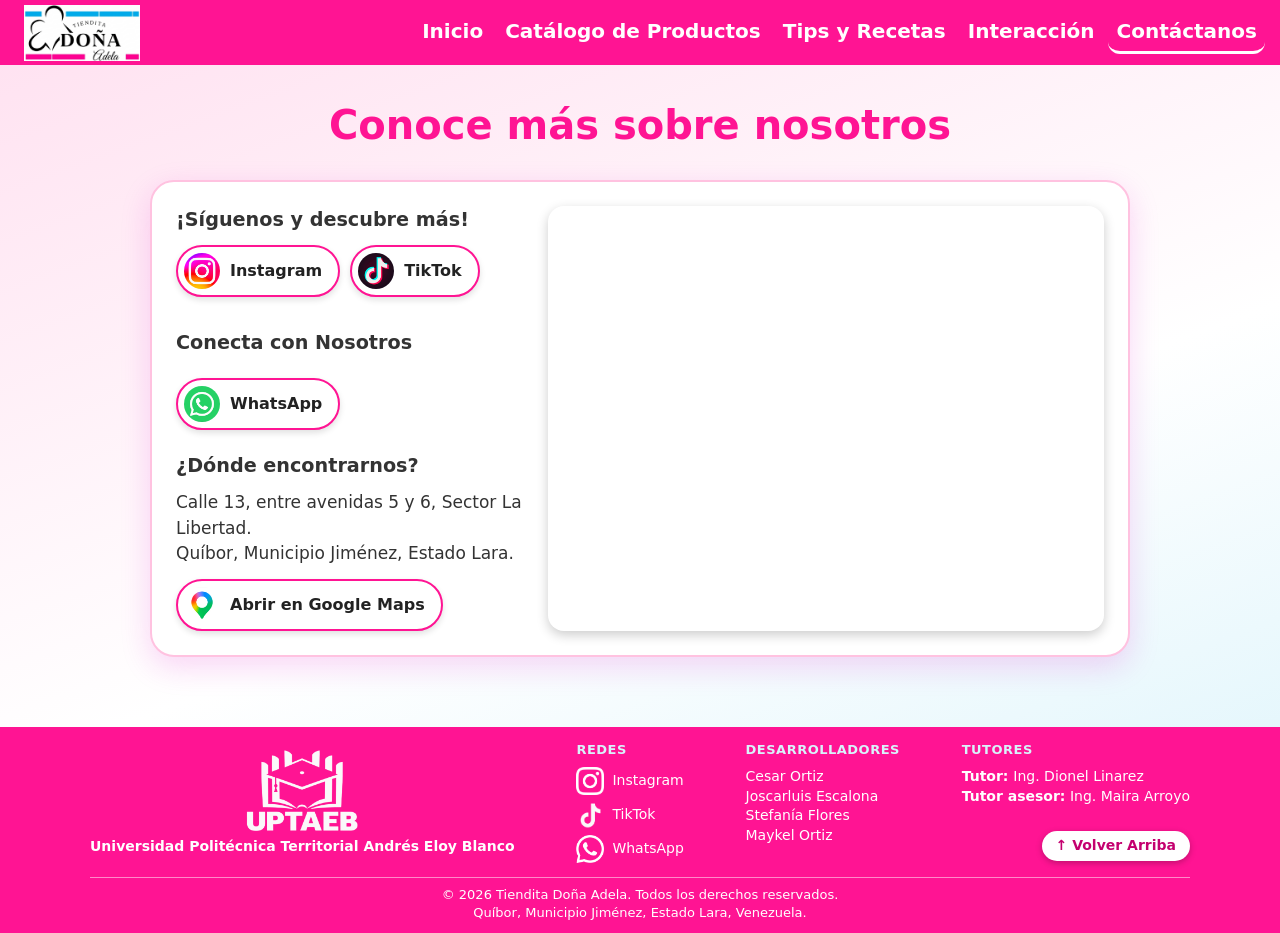
<file: contacto.html>
<!DOCTYPE html>
<html lang="es">
<head>
    <meta charset="UTF-8">
    <meta name="viewport" content="width=device-width, initial-scale=1.0, viewport-fit=cover">
    <meta name="theme-color" content="#ff1493">
    <title>Contacto</title>
    <link rel="stylesheet" href="styles.css">
    <link rel="icon" type="image/png" href="favicon.png">
</head>
<body id="arriba">
    <header>
        <span><img src="logos de la tienda/logo.png" alt="Logo de la Tienda"></span>

        <input type="checkbox" id="btn-menu">

        <label for="btn-menu" class="btn-menu" aria-label="Abrir o cerrar el menú">☰</label>

        <!-- Enlaces del menú -->
        <nav class="menu" aria-label="Menú principal">
            <ul>
                <li><a href="index.html">Inicio</a></li>
                <li><a href="catalogo.html">Catálogo de Productos</a></li>
                <li><a href="tips-y-recetas.html">Tips y Recetas</a></li>
                <li><a href="interaccion.html">Interacción</a></li>
                <li><a class="activo" aria-current="page" href="contacto.html">Contáctanos</a></li>
            </ul>
        </nav>

        <!-- Capa que cierra el menú al tocar fuera de él (solo celular) -->
        <label for="btn-menu" class="menu-fondo" aria-hidden="true"></label>
    </header>

    <div id="contacto">
        <h1>Conoce más sobre nosotros</h1>
        <div class="contacto-tarjeta">

            <div class="contacto-datos">
                <h2>¡Síguenos y descubre más!</h2>
                <div class="redes-botones">
                    <a class="boton-red" href="https://www.instagram.com/tienditadonaadela2/" target="_blank" rel="noopener noreferrer">
                        <img src="img redes sociales/instagram.jpg" alt="Instagram" loading="lazy">
                        <span>Instagram</span>
                    </a>
                    <a class="boton-red" href="https://www.tiktok.com/@tienditadonaadela2/" target="_blank" rel="noopener noreferrer">
                        <img src="img redes sociales/tiktok.jpg" alt="TikTok" loading="lazy">
                        <span>TikTok</span>
                    </a>
                    <h2>Conecta con Nosotros</h2>
                    <a class="boton-red" href="https://api.whatsapp.com/send?phone=584120539116" target="_blank" rel="noopener noreferrer">
                        <img src="img redes sociales/whatsapp.jpg" alt="WhatsApp">
                        <span>WhatsApp</span>
                    </a>
                </div>

                <h2>¿Dónde encontrarnos?</h2>
                <p class="direccion">Calle 13, entre avenidas 5 y 6, Sector La Libertad.<br>Quíbor, Municipio Jiménez, Estado Lara.</p>
                <a class="boton-red boton-mapa" href="https://maps.app.goo.gl/iUdk7U3EM9pRUppc7" target="_blank" rel="noopener noreferrer">
                    <img src="img redes sociales/maps.jpg" alt="" loading="lazy">
                    <span>Abrir en Google Maps</span>
                </a>
            </div>

            <iframe class="mapa" title="Ubicación de la Tiendita Doña Adela en Google Maps" src="https://www.google.com/maps/embed?pb=!1m18!1m12!1m3!1d3930.1406746976086!2d-69.62518512420634!3d9.922240074366364!2m3!1f0!2f0!3f0!3m2!1i1024!2i768!4f13.1!3m3!1m2!1s0x8e7d815b836820d7%3A0x754d0ad1b210d8a0!2sTiendita%20Do%C3%B1a%20Adela!5e0!3m2!1ses-419!2sve!4v1792615876882!5m2!1ses-419!2sve" allowfullscreen loading="lazy" referrerpolicy="strict-origin-when-cross-origin"></iframe>

        </div>
    </div>

    <footer>
        <div class="footer-contenido">
            <div class="footer-marca">
                <img src="logo-uptaeb.png" alt="logo de la UPTAEB" loading="lazy">
                <p><strong>Universidad Politécnica Territorial Andrés Eloy Blanco</strong></p>
            </div>

            <div class="footer-bloque">
                <strong class="footer-titulo">Redes</strong>
                <div class="footer-redes">
                    <a href="https://www.instagram.com/tienditadonaadela2/" target="_blank" rel="noopener noreferrer">
                        <img src="img redes sociales/instagram-footer.png" alt="" loading="lazy">
                        Instagram
                    </a>
                    <a href="https://www.tiktok.com/@tienditadonaadela2/" target="_blank" rel="noopener noreferrer">
                        <img src="img redes sociales/tiktok-footer.png" alt="" loading="lazy">
                        TikTok
                    </a>
                    <a href="https://wa.me/584120539116" target="_blank" rel="noopener noreferrer">
                        <img src="img redes sociales/whatsapp-footer.png" alt="" loading="lazy">
                        WhatsApp
                    </a>
                </div>
            </div>

            <div class="footer-equipo">
                <div class="footer-bloque">
                    <strong class="footer-titulo">Desarrolladores</strong>
                    <p>Cesar Ortiz<br>Joscarluis Escalona<br>Stefanía Flores<br>Maykel Ortiz</p>
                </div>
                <div class="footer-bloque">
                    <strong class="footer-titulo">Tutores</strong>
                    <p><b>Tutor: </b>Ing. Dionel Linarez <br> <b>Tutor asesor:</b> Ing. Maira Arroyo</p>
                    <a class="volver-arriba" href="#arriba">&#8593; Volver Arriba</a>
                </div>
            </div>
        </div>

        <p class="derechos">© 2026 Tiendita Doña Adela. Todos los derechos reservados. <br>Quíbor, Municipio Jiménez, Estado Lara, Venezuela.</p>
    </footer>
</body>
</html>
</file>
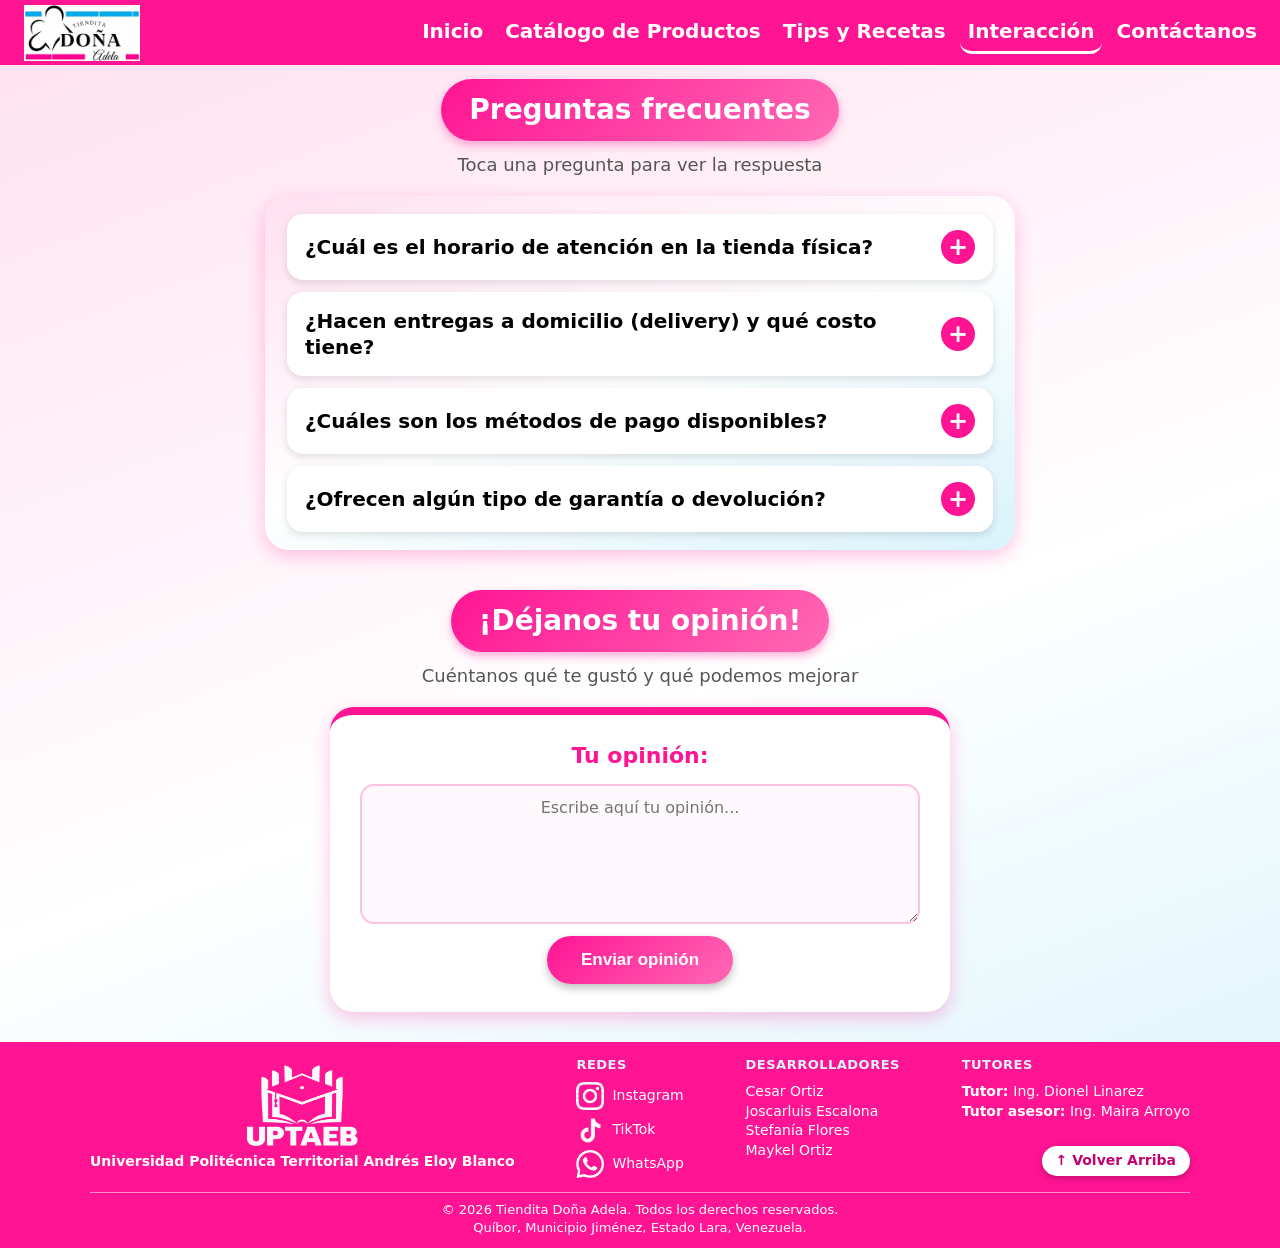
<file: interaccion.html>
<!DOCTYPE html>
<html lang="es">
<head>
    <meta charset="UTF-8">
    <meta name="viewport" content="width=device-width, initial-scale=1.0, viewport-fit=cover">
    <meta name="theme-color" content="#ff1493">
    <title>Comentarios</title>
    <link rel="stylesheet" href="styles.css">
    <link rel="icon" type="image/png" href="favicon.png">
</head>
<body id="arriba">
        <header>
        <span><img src="logos de la tienda/logo.png" alt="Logo de la Tienda"></span>
        <input type="checkbox" id="btn-menu">
        <label for="btn-menu" class="btn-menu" aria-label="Abrir o cerrar el menú">☰</label>

        <nav class="menu" aria-label="Menú principal">
            <ul>
                <li><a href="index.html">Inicio</a></li>
                <li><a href="catalogo.html">Catálogo de Productos</a></li>
                <li><a href="tips-y-recetas.html">Tips y Recetas</a></li>
                <li><a class="activo" aria-current="page" href="interaccion.html">Interacción</a></li>
                <li><a href="contacto.html">Contáctanos</a></li>
            </ul>
        </nav>

        <label for="btn-menu" class="menu-fondo" aria-hidden="true"></label>

    </header>
    <div id="comentarios">
        <div class="comentarios">
            <h2 class="subtitulo">Preguntas frecuentes</h2>
            <p class="subtitulo-ayuda">Toca una pregunta para ver la respuesta</p>
            <div class="faq">
            <details class="pregunta">
                <summary>
                    <span class="faq-texto">¿Cuál es el horario de atención en la tienda física?</span>
                </summary>
                <p>Laboramos de lunes a viernes de 8:00 AM a 12:00 PM y de 2:00 PM a 5:00 PM, y de sábado a domingo de 8:00 AM a 12:00 PM (jornada contínua).</p>
            </details>
            <details class="pregunta">
                <summary>
                    <span class="faq-texto">¿Hacen entregas a domicilio (delivery) y qué costo tiene?</span>
                </summary>
                <p>¡Sí! Hacemos entregas a domicilio dentro del municipio. El costo del delivery depende de la distancia y se calcula al momento de realizar el pedido.</p>
            </details>
            <details class="pregunta">
                <summary>
                    <span class="faq-texto">¿Cuáles son los métodos de pago disponibles?</span>
                </summary>
                <p>Aceptamos Pago Móvil, transferencias bancarias, efectivo y divisas.</p>
            </details>
            <details class="pregunta">
                <summary>
                    <span class="faq-texto">¿Ofrecen algún tipo de garantía o devolución?</span>
                </summary>
                <p>¡Sí! siempre cuando el producto esté en sus condiciones originales y se cumplan los términos y condiciones de la garantía.</p>
            </details>
            </div>
        </div>

        <h2 class="subtitulo">¡Déjanos tu opinión!</h2>
        <p class="subtitulo-ayuda">Cuéntanos qué te gustó y qué podemos mejorar</p>
        <div id="enviado" class="mensaje-enviado" role="status">
            <p class="mensaje-titulo">&#10004; ¡Tu mensaje fue enviado con éxito!</p>
            <p>Se envió de forma privada y anónima. Gracias por tu opinión.</p>
            <a class="mensaje-cerrar" href="interaccion.html">Cerrar</a>
        </div>

        <form class="formulario" action="https://api.web3forms.com/submit" method="post">
            <input type="hidden" name="access_key" value="79a305d5-b6e3-4ff9-a0b3-63bba7254f29">
            <input type="hidden" name="redirect" value=" https://donaadela-org.github.io/Tiendita-Dona-Adela/interaccion.html#enviado">
            <label for="comentario">Tu opinión:</label>
            <textarea id="comentario" name="comentario" placeholder="Escribe aquí tu opinión..." required></textarea>
            <button type="submit">Enviar opinión</button>
        </form>
 
    </div>

    <footer>
        <div class="footer-contenido">
            <div class="footer-marca">
                <img src="logo-uptaeb.png" alt="logo de la UPTAEB" loading="lazy">
                <p><strong>Universidad Politécnica Territorial Andrés Eloy Blanco</strong></p>
            </div>

            <div class="footer-bloque">
                <strong class="footer-titulo">Redes</strong>
                <div class="footer-redes">
                    <a href="https://www.instagram.com/tienditadonaadela2/" target="_blank" rel="noopener noreferrer">
                        <img src="img redes sociales/instagram-footer.png" alt="" loading="lazy">
                        Instagram
                    </a>
                    <a href="https://www.tiktok.com/@tienditadonaadela2/" target="_blank" rel="noopener noreferrer">
                        <img src="img redes sociales/tiktok-footer.png" alt="" loading="lazy">
                        TikTok
                    </a>
                    <a href="https://wa.me/584120539116" target="_blank" rel="noopener noreferrer">
                        <img src="img redes sociales/whatsapp-footer.png" alt="" loading="lazy">
                        WhatsApp
                    </a>
                </div>
            </div>

            <div class="footer-equipo">
                <div class="footer-bloque">
                    <strong class="footer-titulo">Desarrolladores</strong>
                    <p>Cesar Ortiz<br>Joscarluis Escalona<br>Stefanía Flores<br>Maykel Ortiz</p>
                </div>
                <div class="footer-bloque">
                    <strong class="footer-titulo">Tutores</strong>
                    <p><b>Tutor: </b>Ing. Dionel Linarez <br> <b>Tutor asesor:</b> Ing. Maira Arroyo</p>
                    <a class="volver-arriba" href="#arriba">&#8593; Volver Arriba</a>
                </div>
            </div>
        </div>

        <p class="derechos">© 2026 Tiendita Doña Adela. Todos los derechos reservados. <br>Quíbor, Municipio Jiménez, Estado Lara, Venezuela.</p>
    </footer>
</body>
</html>
</file>
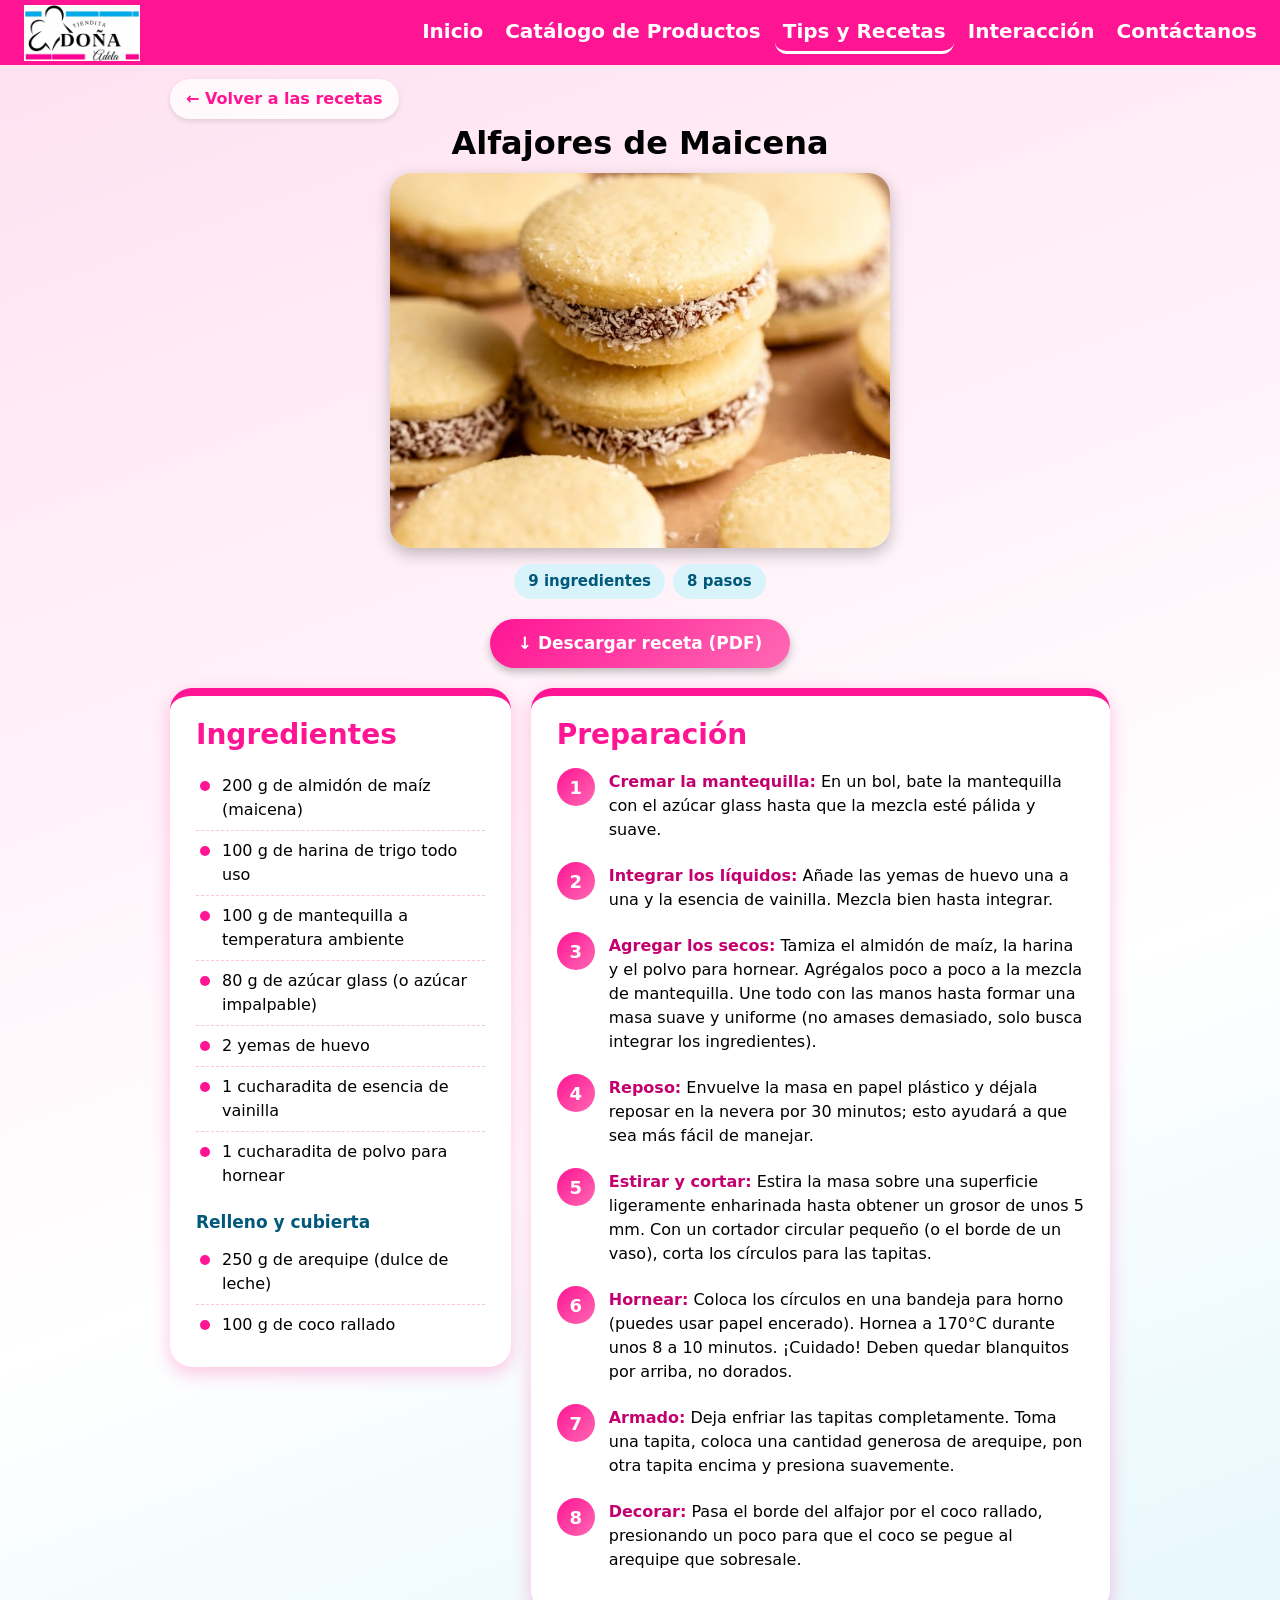
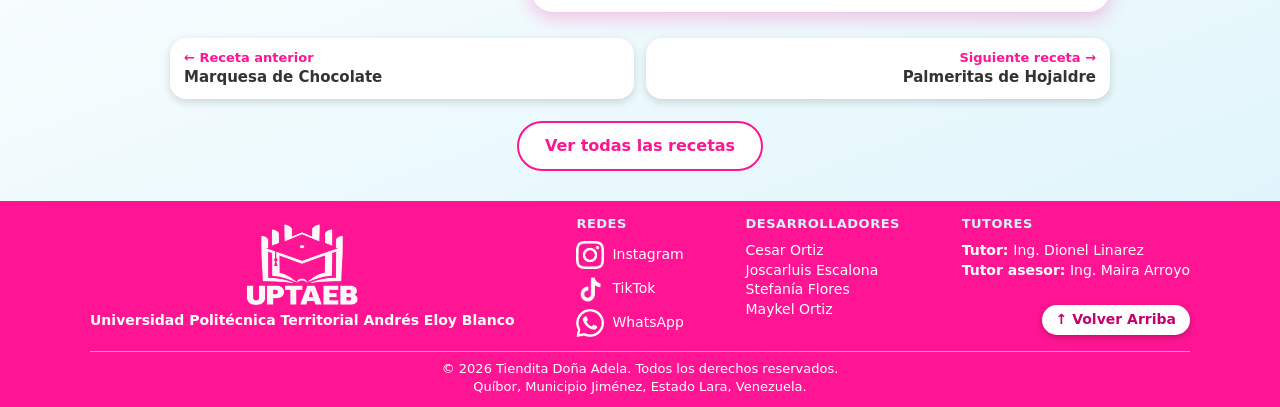
<file: receta-alfajores-de-maicena.html>
<!DOCTYPE html>
<html lang="es">
<head>
    <meta charset="UTF-8">
    <meta name="viewport" content="width=device-width, initial-scale=1.0, viewport-fit=cover">
    <meta name="theme-color" content="#ff1493">
    <title>Alfajores de Maicena - Tiendita Doña Adela</title>
    <link rel="stylesheet" href="styles.css">
    <link rel="icon" type="image/png" href="favicon.png">
</head>
<body id="arriba">
     <!--header-->
    <header>
        <span><img src="logos de la tienda/logo.png" alt="logo"></span>

        <!-- Checkbox oculto que guardará el estado (abierto/cerrado) -->
        <input type="checkbox" id="btn-menu">

        <!-- Botón que activa el checkbox (icono de 3 rayas / hamburguesa) -->
        <label for="btn-menu" class="btn-menu" aria-label="Abrir o cerrar el menú">☰</label>

        <!-- Enlaces del menú -->
        <nav class="menu" aria-label="Menú principal">
            <ul>
                <li><a href="index.html">Inicio</a></li>
                <li><a href="catalogo.html">Catálogo de Productos</a></li>
                <li><a class="activo" aria-current="page" href="tips-y-recetas.html">Tips y Recetas</a></li>
                <li><a href="interaccion.html">Interacción</a></li>
                <li><a href="contacto.html">Contáctanos</a></li>
            </ul>
        </nav>

        <!-- Capa que cierra el menú al tocar fuera de él (solo celular) -->
        <label for="btn-menu" class="menu-fondo" aria-hidden="true"></label>
    </header>

    <main class="receta-pagina">
        <nav class="migas" aria-label="Ruta"><a href="tips-y-recetas.html#lista-recetas">&#8592; Volver a las recetas</a></nav>
        <h1>Alfajores de Maicena</h1>
        <div class="receta-portada">
            <img src="recetas img/alfajores-de-maicena.jpg" alt="Alfajores de Maicena">
        </div>
        <p class="receta-datos"><span>9 ingredientes</span><span>8 pasos</span></p>
        <div class="receta-acciones">
            <a class="boton-descarga" href="recetas pdf/alfajores-de-maicena.pdf" download="Alfajores de Maicena - Tiendita Doña Adela.pdf" target="_blank">&#8595; Descargar receta (PDF)</a>
        </div>

        <div class="receta-cuerpo">
            <section class="receta-bloque" aria-labelledby="t-ing">
                <h2 id="t-ing">Ingredientes</h2>
                    <ul class="ingredientes">
                        <li>200 g de almidón de maíz (maicena)</li>
                        <li>100 g de harina de trigo todo uso</li>
                        <li>100 g de mantequilla a temperatura ambiente</li>
                        <li>80 g de azúcar glass (o azúcar impalpable)</li>
                        <li>2 yemas de huevo</li>
                        <li>1 cucharadita de esencia de vainilla</li>
                        <li>1 cucharadita de polvo para hornear</li>
                    </ul>
                    <h3>Relleno y cubierta</h3>
                    <ul class="ingredientes">
                        <li>250 g de arequipe (dulce de leche)</li>
                        <li>100 g de coco rallado</li>
                    </ul>
            </section>
            <section class="receta-bloque" aria-labelledby="t-pas">
                <h2 id="t-pas">Preparación</h2>
                <ol class="pasos">
                        <li><strong>Cremar la mantequilla:</strong> En un bol, bate la mantequilla con el azúcar glass hasta que la mezcla esté pálida y suave.</li>
                        <li><strong>Integrar los líquidos:</strong> Añade las yemas de huevo una a una y la esencia de vainilla. Mezcla bien hasta integrar.</li>
                        <li><strong>Agregar los secos:</strong> Tamiza el almidón de maíz, la harina y el polvo para hornear. Agrégalos poco a poco a la mezcla de mantequilla. Une todo con las manos hasta formar una masa suave y uniforme (no amases demasiado, solo busca integrar los ingredientes).</li>
                        <li><strong>Reposo:</strong> Envuelve la masa en papel plástico y déjala reposar en la nevera por 30 minutos; esto ayudará a que sea más fácil de manejar.</li>
                        <li><strong>Estirar y cortar:</strong> Estira la masa sobre una superficie ligeramente enharinada hasta obtener un grosor de unos 5 mm. Con un cortador circular pequeño (o el borde de un vaso), corta los círculos para las tapitas.</li>
                        <li><strong>Hornear:</strong> Coloca los círculos en una bandeja para horno (puedes usar papel encerado). Hornea a 170°C durante unos 8 a 10 minutos. ¡Cuidado! Deben quedar blanquitos por arriba, no dorados.</li>
                        <li><strong>Armado:</strong> Deja enfriar las tapitas completamente. Toma una tapita, coloca una cantidad generosa de arequipe, pon otra tapita encima y presiona suavemente.</li>
                        <li><strong>Decorar:</strong> Pasa el borde del alfajor por el coco rallado, presionando un poco para que el coco se pegue al arequipe que sobresale.</li>
                </ol>
            </section>
        </div>

        <div class="receta-navegar"><a class="receta-vecina" href="receta-marquesa-de-chocolate.html"><small>&#8592; Receta anterior</small>Marquesa de Chocolate</a><a class="receta-vecina siguiente" href="receta-palmeritas-de-hojaldre.html"><small>Siguiente receta &#8594;</small>Palmeritas de Hojaldre</a></div>
        <a class="boton-secundario" href="tips-y-recetas.html#lista-recetas">Ver todas las recetas</a>
    </main>


    <footer>
        <div class="footer-contenido">
            <div class="footer-marca">
                <img src="logo-uptaeb.png" alt="logo de la UPTAEB" loading="lazy">
                <p><strong>Universidad Politécnica Territorial Andrés Eloy Blanco</strong></p>
            </div>

            <div class="footer-bloque">
                <strong class="footer-titulo">Redes</strong>
                <div class="footer-redes">
                    <a href="https://www.instagram.com/tienditadonaadela2/" target="_blank" rel="noopener noreferrer">
                        <img src="img redes sociales/instagram-footer.png" alt="" loading="lazy">
                        Instagram
                    </a>
                    <a href="https://www.tiktok.com/@tienditadonaadela2/" target="_blank" rel="noopener noreferrer">
                        <img src="img redes sociales/tiktok-footer.png" alt="" loading="lazy">
                        TikTok
                    </a>
                    <a href="https://wa.me/584120539116" target="_blank" rel="noopener noreferrer">
                        <img src="img redes sociales/whatsapp-footer.png" alt="" loading="lazy">
                        WhatsApp
                    </a>
                </div>
            </div>

            <div class="footer-equipo">
                <div class="footer-bloque">
                    <strong class="footer-titulo">Desarrolladores</strong>
                    <p>Cesar Ortiz<br>Joscarluis Escalona<br>Stefanía Flores<br>Maykel Ortiz</p>
                </div>
                <div class="footer-bloque">
                    <strong class="footer-titulo">Tutores</strong>
                    <p><b>Tutor: </b>Ing. Dionel Linarez <br> <b>Tutor asesor:</b> Ing. Maira Arroyo</p>
                    <a class="volver-arriba" href="#arriba">&#8593; Volver Arriba</a>
                </div>
            </div>
        </div>

        <p class="derechos">© 2026 Tiendita Doña Adela. Todos los derechos reservados. <br>Quíbor, Municipio Jiménez, Estado Lara, Venezuela.</p>
    </footer>
</body>
</html>
</file>
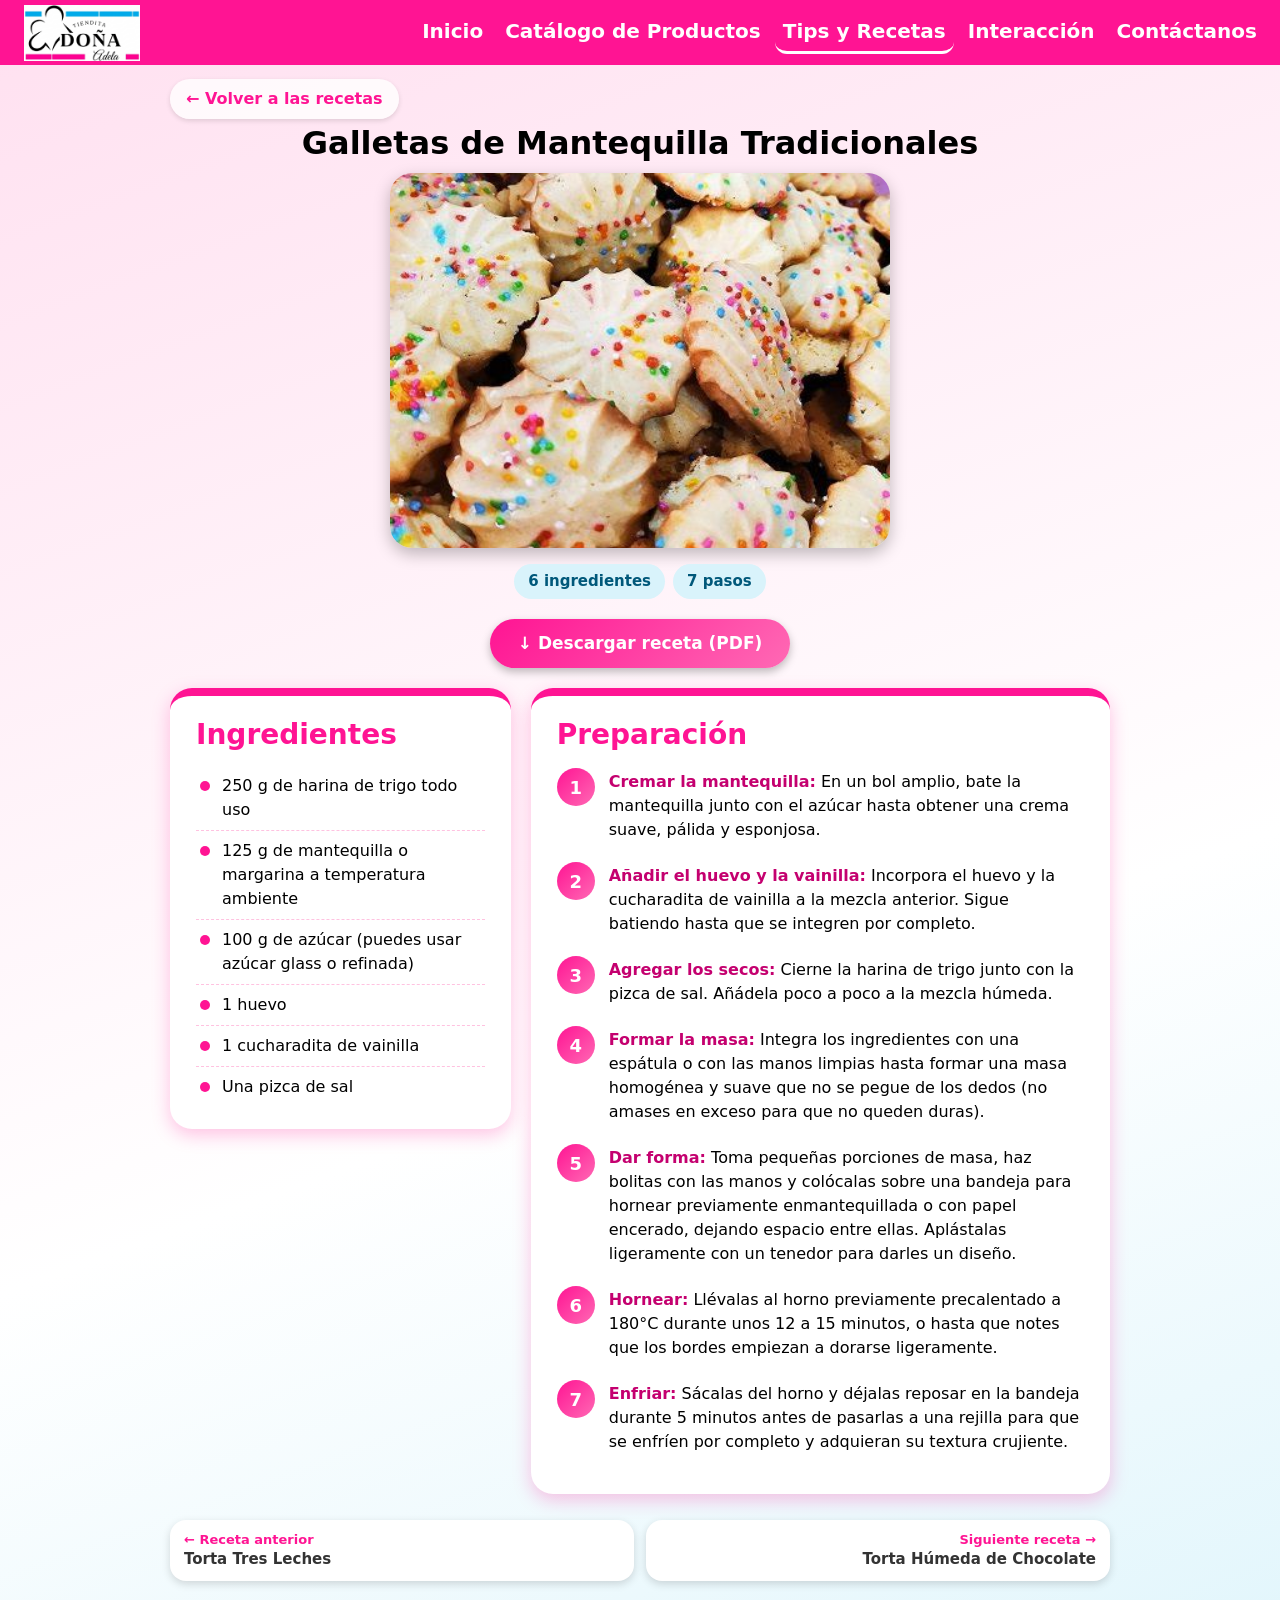
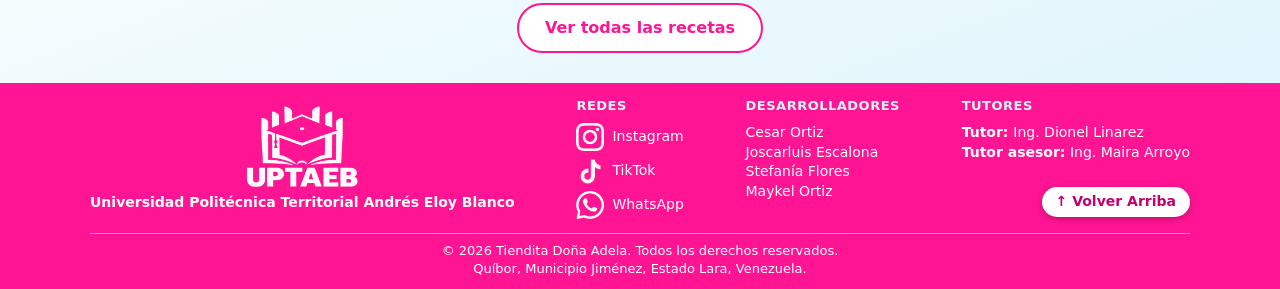
<file: receta-galletas-de-mantequilla-tradicionales.html>
<!DOCTYPE html>
<html lang="es">
<head>
    <meta charset="UTF-8">
    <meta name="viewport" content="width=device-width, initial-scale=1.0, viewport-fit=cover">
    <meta name="theme-color" content="#ff1493">
    <title>Galletas de Mantequilla Tradicionales - Tiendita Doña Adela</title>
    <link rel="stylesheet" href="styles.css">
    <link rel="icon" type="image/png" href="favicon.png">
</head>
<body id="arriba">
     <!--header-->
    <header>
        <span><img src="logos de la tienda/logo.png" alt="logo"></span>

        <!-- Checkbox oculto que guardará el estado (abierto/cerrado) -->
        <input type="checkbox" id="btn-menu">

        <!-- Botón que activa el checkbox (icono de 3 rayas / hamburguesa) -->
        <label for="btn-menu" class="btn-menu" aria-label="Abrir o cerrar el menú">☰</label>

        <!-- Enlaces del menú -->
        <nav class="menu" aria-label="Menú principal">
            <ul>
                <li><a href="index.html">Inicio</a></li>
                <li><a href="catalogo.html">Catálogo de Productos</a></li>
                <li><a class="activo" aria-current="page" href="tips-y-recetas.html">Tips y Recetas</a></li>
                <li><a href="interaccion.html">Interacción</a></li>
                <li><a href="contacto.html">Contáctanos</a></li>
            </ul>
        </nav>

        <!-- Capa que cierra el menú al tocar fuera de él (solo celular) -->
        <label for="btn-menu" class="menu-fondo" aria-hidden="true"></label>
    </header>

    <main class="receta-pagina">
        <nav class="migas" aria-label="Ruta"><a href="tips-y-recetas.html#lista-recetas">&#8592; Volver a las recetas</a></nav>
        <h1>Galletas de Mantequilla Tradicionales</h1>
        <div class="receta-portada">
            <img src="recetas img/galletas-de-mantequilla-tradicionales.jpg" alt="Galletas de Mantequilla Tradicionales">
        </div>
        <p class="receta-datos"><span>6 ingredientes</span><span>7 pasos</span></p>
        <div class="receta-acciones">
            <a class="boton-descarga" href="recetas pdf/galletas-de-mantequilla-tradicionales.pdf" download="Galletas de Mantequilla Tradicionales - Tiendita Doña Adela.pdf" target="_blank">&#8595; Descargar receta (PDF)</a>
        </div>

        <div class="receta-cuerpo">
            <section class="receta-bloque" aria-labelledby="t-ing">
                <h2 id="t-ing">Ingredientes</h2>
                    <ul class="ingredientes">
                        <li>250 g de harina de trigo todo uso</li>
                        <li>125 g de mantequilla o margarina a temperatura ambiente</li>
                        <li>100 g de azúcar (puedes usar azúcar glass o refinada)</li>
                        <li>1 huevo</li>
                        <li>1 cucharadita de vainilla</li>
                        <li>Una pizca de sal</li>
                    </ul>
            </section>
            <section class="receta-bloque" aria-labelledby="t-pas">
                <h2 id="t-pas">Preparación</h2>
                <ol class="pasos">
                        <li><strong>Cremar la mantequilla:</strong> En un bol amplio, bate la mantequilla junto con el azúcar hasta obtener una crema suave, pálida y esponjosa.</li>
                        <li><strong>Añadir el huevo y la vainilla:</strong> Incorpora el huevo y la cucharadita de vainilla a la mezcla anterior. Sigue batiendo hasta que se integren por completo.</li>
                        <li><strong>Agregar los secos:</strong> Cierne la harina de trigo junto con la pizca de sal. Añádela poco a poco a la mezcla húmeda.</li>
                        <li><strong>Formar la masa:</strong> Integra los ingredientes con una espátula o con las manos limpias hasta formar una masa homogénea y suave que no se pegue de los dedos (no amases en exceso para que no queden duras).</li>
                        <li><strong>Dar forma:</strong> Toma pequeñas porciones de masa, haz bolitas con las manos y colócalas sobre una bandeja para hornear previamente enmantequillada o con papel encerado, dejando espacio entre ellas. Aplástalas ligeramente con un tenedor para darles un diseño.</li>
                        <li><strong>Hornear:</strong> Llévalas al horno previamente precalentado a 180°C durante unos 12 a 15 minutos, o hasta que notes que los bordes empiezan a dorarse ligeramente.</li>
                        <li><strong>Enfriar:</strong> Sácalas del horno y déjalas reposar en la bandeja durante 5 minutos antes de pasarlas a una rejilla para que se enfríen por completo y adquieran su textura crujiente.</li>
                </ol>
            </section>
        </div>

        <div class="receta-navegar"><a class="receta-vecina" href="receta-torta-tres-leches.html"><small>&#8592; Receta anterior</small>Torta Tres Leches</a><a class="receta-vecina siguiente" href="receta-torta-humeda-de-chocolate.html"><small>Siguiente receta &#8594;</small>Torta Húmeda de Chocolate</a></div>
        <a class="boton-secundario" href="tips-y-recetas.html#lista-recetas">Ver todas las recetas</a>
    </main>


    <footer>
        <div class="footer-contenido">
            <div class="footer-marca">
                <img src="logo-uptaeb.png" alt="logo de la UPTAEB" loading="lazy">
                <p><strong>Universidad Politécnica Territorial Andrés Eloy Blanco</strong></p>
            </div>

            <div class="footer-bloque">
                <strong class="footer-titulo">Redes</strong>
                <div class="footer-redes">
                    <a href="https://www.instagram.com/tienditadonaadela2/" target="_blank" rel="noopener noreferrer">
                        <img src="img redes sociales/instagram-footer.png" alt="" loading="lazy">
                        Instagram
                    </a>
                    <a href="https://www.tiktok.com/@tienditadonaadela2/" target="_blank" rel="noopener noreferrer">
                        <img src="img redes sociales/tiktok-footer.png" alt="" loading="lazy">
                        TikTok
                    </a>
                    <a href="https://wa.me/584120539116" target="_blank" rel="noopener noreferrer">
                        <img src="img redes sociales/whatsapp-footer.png" alt="" loading="lazy">
                        WhatsApp
                    </a>
                </div>
            </div>

            <div class="footer-equipo">
                <div class="footer-bloque">
                    <strong class="footer-titulo">Desarrolladores</strong>
                    <p>Cesar Ortiz<br>Joscarluis Escalona<br>Stefanía Flores<br>Maykel Ortiz</p>
                </div>
                <div class="footer-bloque">
                    <strong class="footer-titulo">Tutores</strong>
                    <p><b>Tutor: </b>Ing. Dionel Linarez <br> <b>Tutor asesor:</b> Ing. Maira Arroyo</p>
                    <a class="volver-arriba" href="#arriba">&#8593; Volver Arriba</a>
                </div>
            </div>
        </div>

        <p class="derechos">© 2026 Tiendita Doña Adela. Todos los derechos reservados. <br>Quíbor, Municipio Jiménez, Estado Lara, Venezuela.</p>
    </footer>
</body>
</html>
</file>
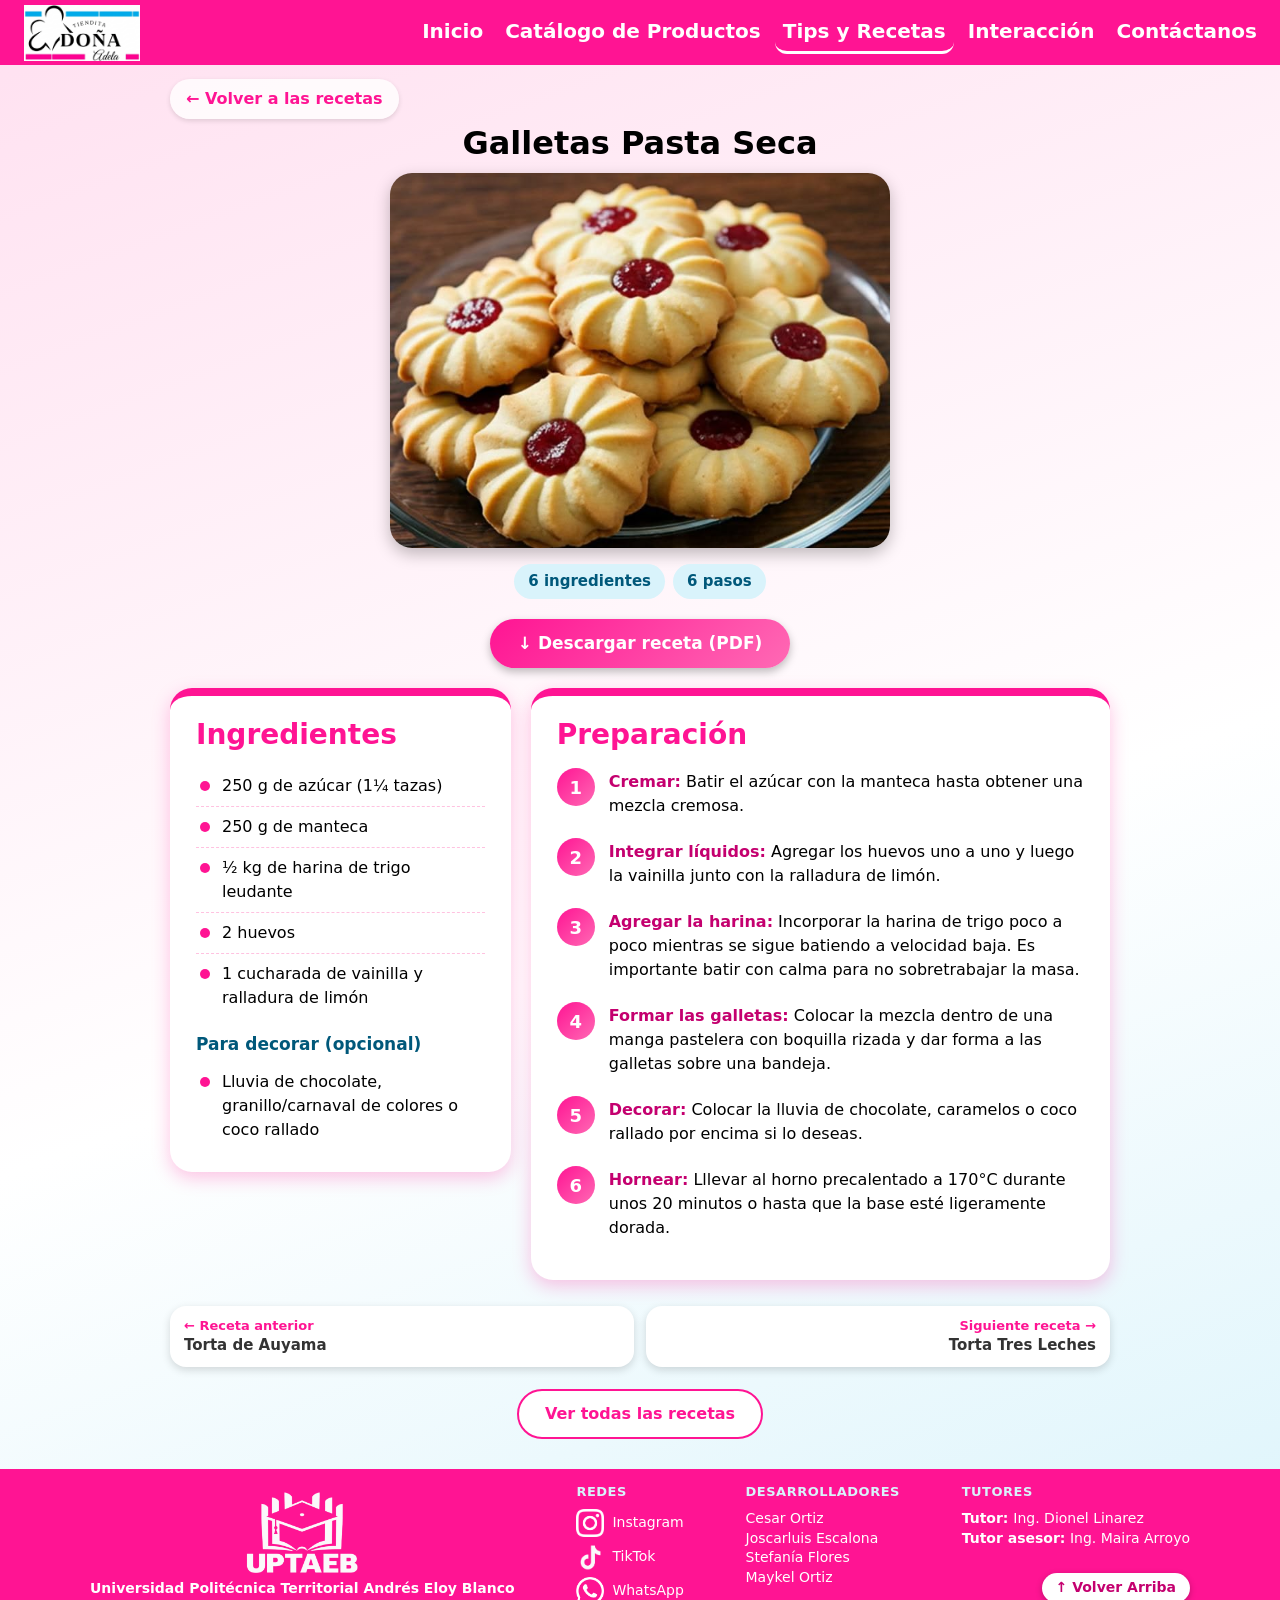
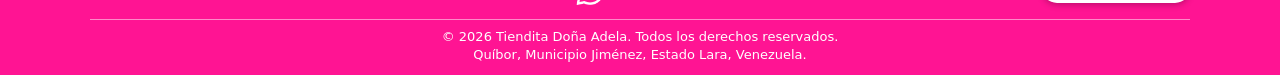
<file: receta-galletas-pasta-seca.html>
<!DOCTYPE html>
<html lang="es">
<head>
    <meta charset="UTF-8">
    <meta name="viewport" content="width=device-width, initial-scale=1.0, viewport-fit=cover">
    <meta name="theme-color" content="#ff1493">
    <title>Galletas Pasta Seca - Tiendita Doña Adela</title>
    <link rel="stylesheet" href="styles.css">
    <link rel="icon" type="image/png" href="favicon.png">
</head>
<body id="arriba">
     <!--header-->
    <header>
        <span><img src="logos de la tienda/logo.png" alt="logo"></span>

        <!-- Checkbox oculto que guardará el estado (abierto/cerrado) -->
        <input type="checkbox" id="btn-menu">

        <!-- Botón que activa el checkbox (icono de 3 rayas / hamburguesa) -->
        <label for="btn-menu" class="btn-menu" aria-label="Abrir o cerrar el menú">☰</label>

        <!-- Enlaces del menú -->
        <nav class="menu" aria-label="Menú principal">
            <ul>
                <li><a href="index.html">Inicio</a></li>
                <li><a href="catalogo.html">Catálogo de Productos</a></li>
                <li><a class="activo" aria-current="page" href="tips-y-recetas.html">Tips y Recetas</a></li>
                <li><a href="interaccion.html">Interacción</a></li>
                <li><a href="contacto.html">Contáctanos</a></li>
            </ul>
        </nav>

        <!-- Capa que cierra el menú al tocar fuera de él (solo celular) -->
        <label for="btn-menu" class="menu-fondo" aria-hidden="true"></label>
    </header>

    <main class="receta-pagina">
        <nav class="migas" aria-label="Ruta"><a href="tips-y-recetas.html#lista-recetas">&#8592; Volver a las recetas</a></nav>
        <h1>Galletas Pasta Seca</h1>
        <div class="receta-portada">
            <img src="recetas img/galletas-pasta-seca.jpg" alt="Galletas Pasta Seca">
        </div>
        <p class="receta-datos"><span>6 ingredientes</span><span>6 pasos</span></p>
        <div class="receta-acciones">
            <a class="boton-descarga" href="recetas pdf/galletas-pasta-seca.pdf" download="Galletas Pasta Seca - Tiendita Doña Adela.pdf" target="_blank">&#8595; Descargar receta (PDF)</a>
        </div>

        <div class="receta-cuerpo">
            <section class="receta-bloque" aria-labelledby="t-ing">
                <h2 id="t-ing">Ingredientes</h2>
                    <ul class="ingredientes">
                        <li>250 g de azúcar (1¼ tazas)</li>
                        <li>250 g de manteca</li>
                        <li>½ kg de harina de trigo leudante</li>
                        <li>2 huevos</li>
                        <li>1 cucharada de vainilla y ralladura de limón</li>
                    </ul>
                    <h3>Para decorar (opcional)</h3>
                    <ul class="ingredientes">
                        <li>Lluvia de chocolate, granillo/carnaval de colores o coco rallado</li>
                    </ul>
            </section>
            <section class="receta-bloque" aria-labelledby="t-pas">
                <h2 id="t-pas">Preparación</h2>
                <ol class="pasos">
                        <li><strong>Cremar:</strong> Batir el azúcar con la manteca hasta obtener una mezcla cremosa.</li>
                        <li><strong>Integrar líquidos:</strong> Agregar los huevos uno a uno y luego la vainilla junto con la ralladura de limón.</li>
                        <li><strong>Agregar la harina:</strong> Incorporar la harina de trigo poco a poco mientras se sigue batiendo a velocidad baja. Es importante batir con calma para no sobretrabajar la masa.</li>
                        <li><strong>Formar las galletas:</strong> Colocar la mezcla dentro de una manga pastelera con boquilla rizada y dar forma a las galletas sobre una bandeja.</li>
                        <li><strong>Decorar:</strong> Colocar la lluvia de chocolate, caramelos o coco rallado por encima si lo deseas.</li>
                        <li><strong>Hornear:</strong> Lllevar al horno precalentado a 170°C durante unos 20 minutos o hasta que la base esté ligeramente dorada.</li>
                </ol>
            </section>
        </div>

        <div class="receta-navegar"><a class="receta-vecina" href="receta-torta-de-auyama.html"><small>&#8592; Receta anterior</small>Torta de Auyama</a><a class="receta-vecina siguiente" href="receta-torta-tres-leches.html"><small>Siguiente receta &#8594;</small>Torta Tres Leches</a></div>
        <a class="boton-secundario" href="tips-y-recetas.html#lista-recetas">Ver todas las recetas</a>
    </main>


    <footer>
        <div class="footer-contenido">
            <div class="footer-marca">
                <img src="logo-uptaeb.png" alt="logo de la UPTAEB" loading="lazy">
                <p><strong>Universidad Politécnica Territorial Andrés Eloy Blanco</strong></p>
            </div>

            <div class="footer-bloque">
                <strong class="footer-titulo">Redes</strong>
                <div class="footer-redes">
                    <a href="https://www.instagram.com/tienditadonaadela2/" target="_blank" rel="noopener noreferrer">
                        <img src="img redes sociales/instagram-footer.png" alt="" loading="lazy">
                        Instagram
                    </a>
                    <a href="https://www.tiktok.com/@tienditadonaadela2/" target="_blank" rel="noopener noreferrer">
                        <img src="img redes sociales/tiktok-footer.png" alt="" loading="lazy">
                        TikTok
                    </a>
                    <a href="https://wa.me/584120539116" target="_blank" rel="noopener noreferrer">
                        <img src="img redes sociales/whatsapp-footer.png" alt="" loading="lazy">
                        WhatsApp
                    </a>
                </div>
            </div>

            <div class="footer-equipo">
                <div class="footer-bloque">
                    <strong class="footer-titulo">Desarrolladores</strong>
                    <p>Cesar Ortiz<br>Joscarluis Escalona<br>Stefanía Flores<br>Maykel Ortiz</p>
                </div>
                <div class="footer-bloque">
                    <strong class="footer-titulo">Tutores</strong>
                    <p><b>Tutor: </b>Ing. Dionel Linarez <br> <b>Tutor asesor:</b> Ing. Maira Arroyo</p>
                    <a class="volver-arriba" href="#arriba">&#8593; Volver Arriba</a>
                </div>
            </div>
        </div>

        <p class="derechos">© 2026 Tiendita Doña Adela. Todos los derechos reservados. <br>Quíbor, Municipio Jiménez, Estado Lara, Venezuela.</p>
    </footer>
</body>
</html>
</file>
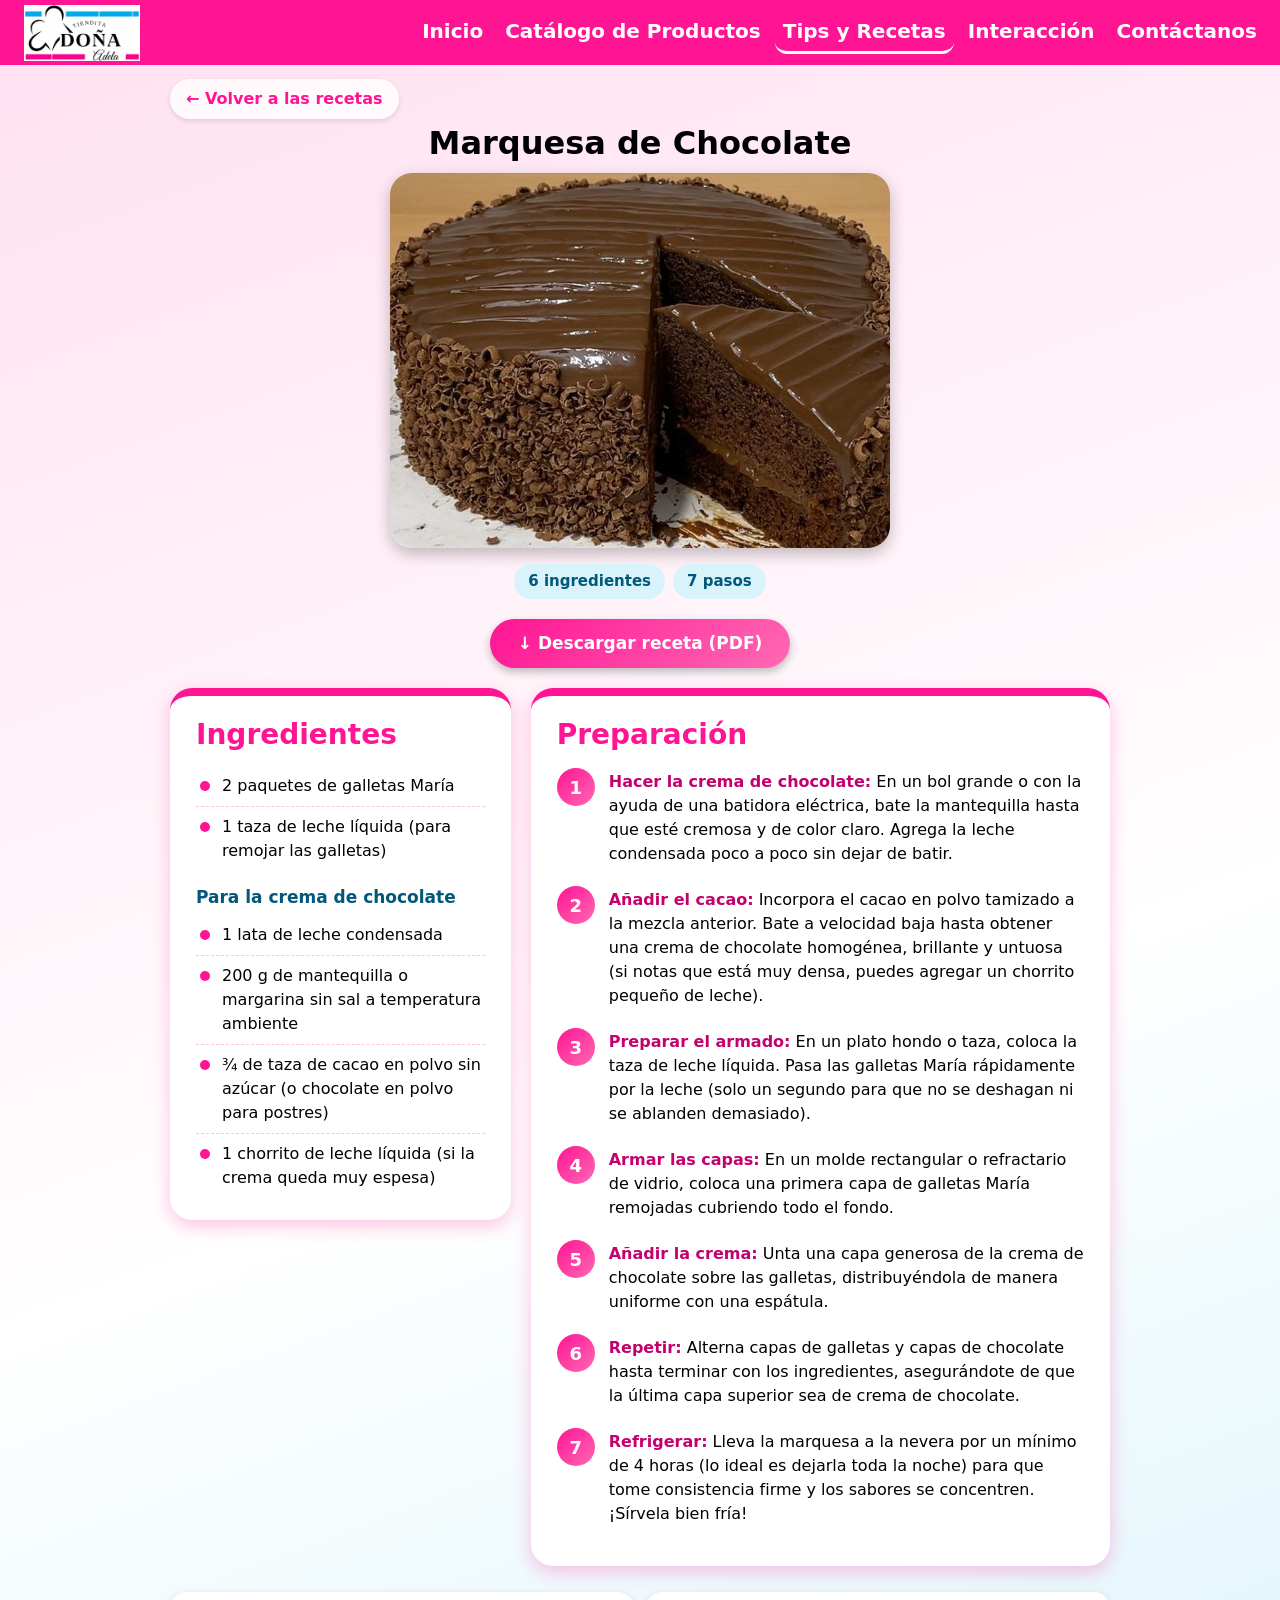
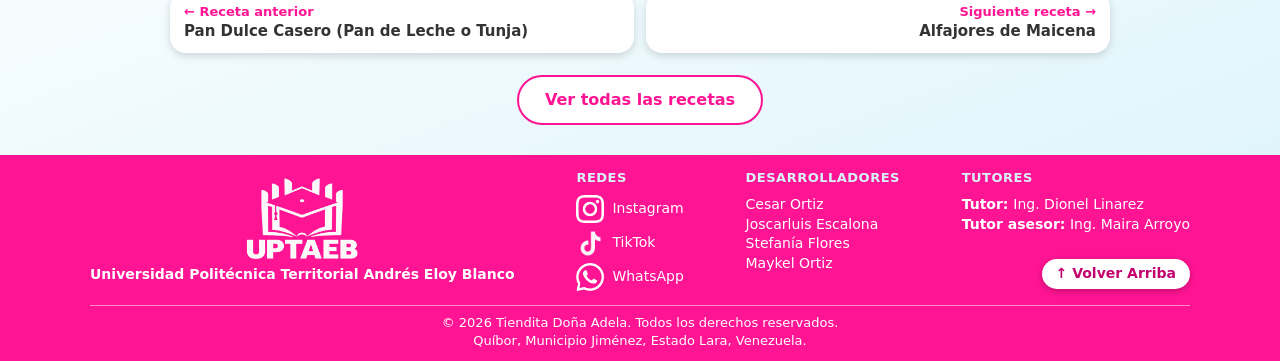
<file: receta-marquesa-de-chocolate.html>
<!DOCTYPE html>
<html lang="es">
<head>
    <meta charset="UTF-8">
    <meta name="viewport" content="width=device-width, initial-scale=1.0, viewport-fit=cover">
    <meta name="theme-color" content="#ff1493">
    <title>Marquesa de Chocolate - Tiendita Doña Adela</title>
    <link rel="stylesheet" href="styles.css">
    <link rel="icon" type="image/png" href="favicon.png">
</head>
<body id="arriba">
     <!--header-->
    <header>
        <span><img src="logos de la tienda/logo.png" alt="logo"></span>

        <!-- Checkbox oculto que guardará el estado (abierto/cerrado) -->
        <input type="checkbox" id="btn-menu">

        <!-- Botón que activa el checkbox (icono de 3 rayas / hamburguesa) -->
        <label for="btn-menu" class="btn-menu" aria-label="Abrir o cerrar el menú">☰</label>

        <!-- Enlaces del menú -->
        <nav class="menu" aria-label="Menú principal">
            <ul>
                <li><a href="index.html">Inicio</a></li>
                <li><a href="catalogo.html">Catálogo de Productos</a></li>
                <li><a class="activo" aria-current="page" href="tips-y-recetas.html">Tips y Recetas</a></li>
                <li><a href="interaccion.html">Interacción</a></li>
                <li><a href="contacto.html">Contáctanos</a></li>
            </ul>
        </nav>

        <!-- Capa que cierra el menú al tocar fuera de él (solo celular) -->
        <label for="btn-menu" class="menu-fondo" aria-hidden="true"></label>
    </header>

    <main class="receta-pagina">
        <nav class="migas" aria-label="Ruta"><a href="tips-y-recetas.html#lista-recetas">&#8592; Volver a las recetas</a></nav>
        <h1>Marquesa de Chocolate</h1>
        <div class="receta-portada">
            <img src="recetas img/marquesa-de-chocolate.jpg" alt="Marquesa de Chocolate">
        </div>
        <p class="receta-datos"><span>6 ingredientes</span><span>7 pasos</span></p>
        <div class="receta-acciones">
            <a class="boton-descarga" href="recetas pdf/marquesa-de-chocolate.pdf" download="Marquesa de Chocolate - Tiendita Doña Adela.pdf" target="_blank">&#8595; Descargar receta (PDF)</a>
        </div>

        <div class="receta-cuerpo">
            <section class="receta-bloque" aria-labelledby="t-ing">
                <h2 id="t-ing">Ingredientes</h2>
                    <ul class="ingredientes">
                        <li>2 paquetes de galletas María</li>
                        <li>1 taza de leche líquida (para remojar las galletas)</li>
                    </ul>
                    <h3>Para la crema de chocolate</h3>
                    <ul class="ingredientes">
                        <li>1 lata de leche condensada</li>
                        <li>200 g de mantequilla o margarina sin sal a temperatura ambiente</li>
                        <li>¾ de taza de cacao en polvo sin azúcar (o chocolate en polvo para postres)</li>
                        <li>1 chorrito de leche líquida (si la crema queda muy espesa)</li>
                    </ul>
            </section>
            <section class="receta-bloque" aria-labelledby="t-pas">
                <h2 id="t-pas">Preparación</h2>
                <ol class="pasos">
                        <li><strong>Hacer la crema de chocolate:</strong> En un bol grande o con la ayuda de una batidora eléctrica, bate la mantequilla hasta que esté cremosa y de color claro. Agrega la leche condensada poco a poco sin dejar de batir.</li>
                        <li><strong>Añadir el cacao:</strong> Incorpora el cacao en polvo tamizado a la mezcla anterior. Bate a velocidad baja hasta obtener una crema de chocolate homogénea, brillante y untuosa (si notas que está muy densa, puedes agregar un chorrito pequeño de leche).</li>
                        <li><strong>Preparar el armado:</strong> En un plato hondo o taza, coloca la taza de leche líquida. Pasa las galletas María rápidamente por la leche (solo un segundo para que no se deshagan ni se ablanden demasiado).</li>
                        <li><strong>Armar las capas:</strong> En un molde rectangular o refractario de vidrio, coloca una primera capa de galletas María remojadas cubriendo todo el fondo.</li>
                        <li><strong>Añadir la crema:</strong> Unta una capa generosa de la crema de chocolate sobre las galletas, distribuyéndola de manera uniforme con una espátula.</li>
                        <li><strong>Repetir:</strong> Alterna capas de galletas y capas de chocolate hasta terminar con los ingredientes, asegurándote de que la última capa superior sea de crema de chocolate.</li>
                        <li><strong>Refrigerar:</strong> Lleva la marquesa a la nevera por un mínimo de 4 horas (lo ideal es dejarla toda la noche) para que tome consistencia firme y los sabores se concentren. ¡Sírvela bien fría!</li>
                </ol>
            </section>
        </div>

        <div class="receta-navegar"><a class="receta-vecina" href="receta-pan-dulce-casero.html"><small>&#8592; Receta anterior</small>Pan Dulce Casero (Pan de Leche o Tunja)</a><a class="receta-vecina siguiente" href="receta-alfajores-de-maicena.html"><small>Siguiente receta &#8594;</small>Alfajores de Maicena</a></div>
        <a class="boton-secundario" href="tips-y-recetas.html#lista-recetas">Ver todas las recetas</a>
    </main>


    <footer>
        <div class="footer-contenido">
            <div class="footer-marca">
                <img src="logo-uptaeb.png" alt="logo de la UPTAEB" loading="lazy">
                <p><strong>Universidad Politécnica Territorial Andrés Eloy Blanco</strong></p>
            </div>

            <div class="footer-bloque">
                <strong class="footer-titulo">Redes</strong>
                <div class="footer-redes">
                    <a href="https://www.instagram.com/tienditadonaadela2/" target="_blank" rel="noopener noreferrer">
                        <img src="img redes sociales/instagram-footer.png" alt="" loading="lazy">
                        Instagram
                    </a>
                    <a href="https://www.tiktok.com/@tienditadonaadela2/" target="_blank" rel="noopener noreferrer">
                        <img src="img redes sociales/tiktok-footer.png" alt="" loading="lazy">
                        TikTok
                    </a>
                    <a href="https://wa.me/584120539116" target="_blank" rel="noopener noreferrer">
                        <img src="img redes sociales/whatsapp-footer.png" alt="" loading="lazy">
                        WhatsApp
                    </a>
                </div>
            </div>

            <div class="footer-equipo">
                <div class="footer-bloque">
                    <strong class="footer-titulo">Desarrolladores</strong>
                    <p>Cesar Ortiz<br>Joscarluis Escalona<br>Stefanía Flores<br>Maykel Ortiz</p>
                </div>
                <div class="footer-bloque">
                    <strong class="footer-titulo">Tutores</strong>
                    <p><b>Tutor: </b>Ing. Dionel Linarez <br> <b>Tutor asesor:</b> Ing. Maira Arroyo</p>
                    <a class="volver-arriba" href="#arriba">&#8593; Volver Arriba</a>
                </div>
            </div>
        </div>

        <p class="derechos">© 2026 Tiendita Doña Adela. Todos los derechos reservados. <br>Quíbor, Municipio Jiménez, Estado Lara, Venezuela.</p>
    </footer>
</body>
</html>
</file>
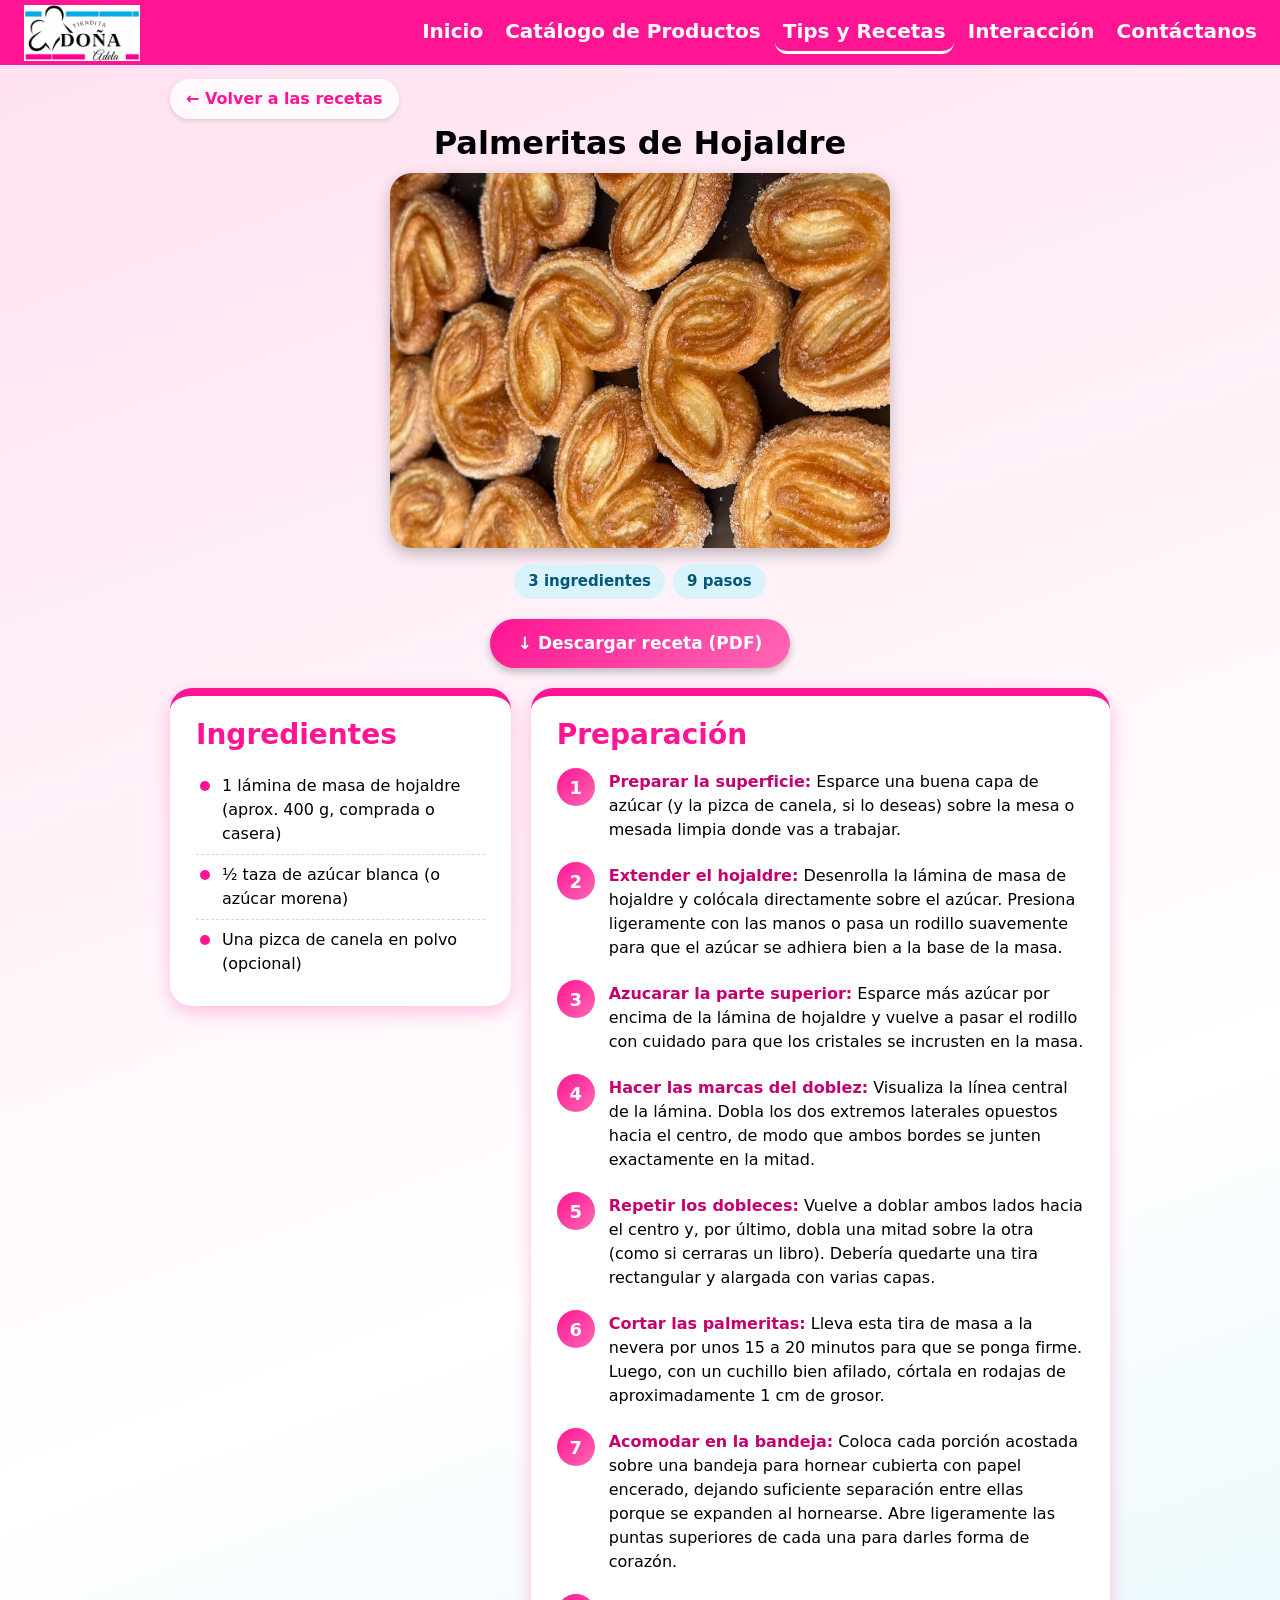
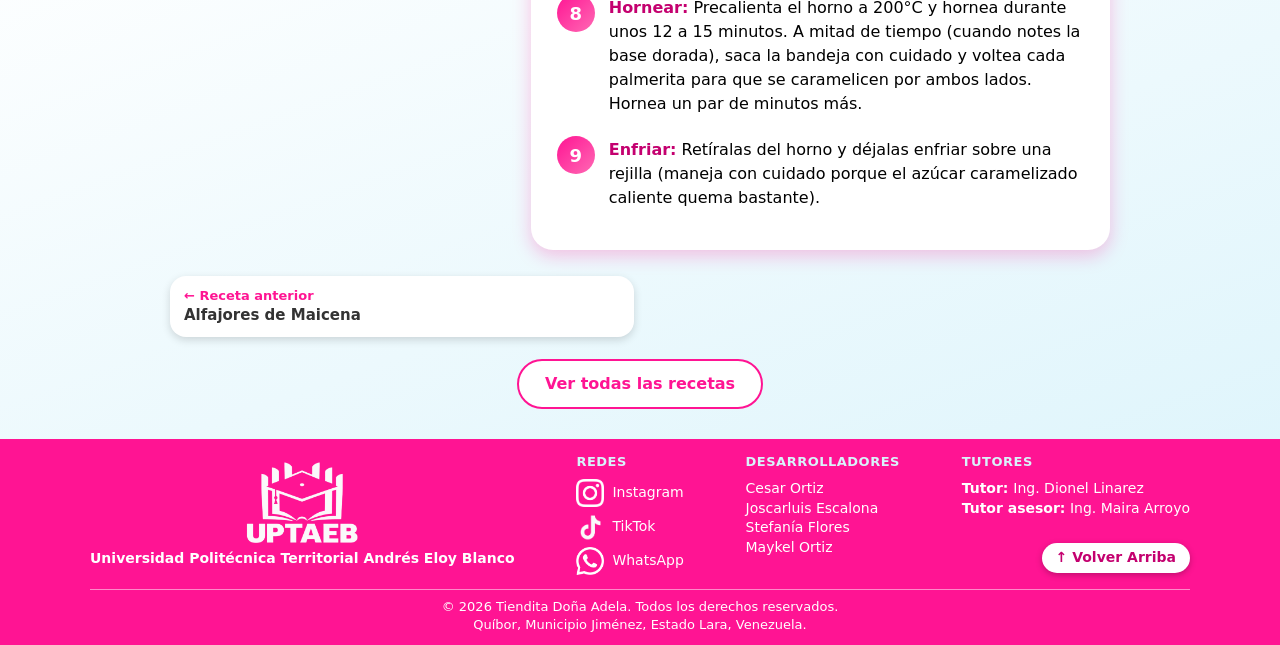
<file: receta-palmeritas-de-hojaldre.html>
<!DOCTYPE html>
<html lang="es">
<head>
    <meta charset="UTF-8">
    <meta name="viewport" content="width=device-width, initial-scale=1.0, viewport-fit=cover">
    <meta name="theme-color" content="#ff1493">
    <title>Palmeritas de Hojaldre - Tiendita Doña Adela</title>
    <link rel="stylesheet" href="styles.css">
    <link rel="icon" type="image/png" href="favicon.png">
</head>
<body id="arriba">
     <!--header-->
    <header>
        <span><img src="logos de la tienda/logo.png" alt="logo"></span>

        <!-- Checkbox oculto que guardará el estado (abierto/cerrado) -->
        <input type="checkbox" id="btn-menu">

        <!-- Botón que activa el checkbox (icono de 3 rayas / hamburguesa) -->
        <label for="btn-menu" class="btn-menu" aria-label="Abrir o cerrar el menú">☰</label>

        <!-- Enlaces del menú -->
        <nav class="menu" aria-label="Menú principal">
            <ul>
                <li><a href="index.html">Inicio</a></li>
                <li><a href="catalogo.html">Catálogo de Productos</a></li>
                <li><a class="activo" aria-current="page" href="tips-y-recetas.html">Tips y Recetas</a></li>
                <li><a href="interaccion.html">Interacción</a></li>
                <li><a href="contacto.html">Contáctanos</a></li>
            </ul>
        </nav>

        <!-- Capa que cierra el menú al tocar fuera de él (solo celular) -->
        <label for="btn-menu" class="menu-fondo" aria-hidden="true"></label>
    </header>

    <main class="receta-pagina">
        <nav class="migas" aria-label="Ruta"><a href="tips-y-recetas.html#lista-recetas">&#8592; Volver a las recetas</a></nav>
        <h1>Palmeritas de Hojaldre</h1>
        <div class="receta-portada">
            <img src="recetas img/palmeritas-de-hojaldre.jpg" alt="Palmeritas de Hojaldre">
        </div>
        <p class="receta-datos"><span>3 ingredientes</span><span>9 pasos</span></p>
        <div class="receta-acciones">
            <a class="boton-descarga" href="recetas pdf/palmeritas-de-hojaldre.pdf" download="Palmeritas de Hojaldre - Tiendita Doña Adela.pdf" target="_blank">&#8595; Descargar receta (PDF)</a>
        </div>

        <div class="receta-cuerpo">
            <section class="receta-bloque" aria-labelledby="t-ing">
                <h2 id="t-ing">Ingredientes</h2>
                    <ul class="ingredientes">
                        <li>1 lámina de masa de hojaldre (aprox. 400 g, comprada o casera)</li>
                        <li>½ taza de azúcar blanca (o azúcar morena)</li>
                        <li>Una pizca de canela en polvo (opcional)</li>
                    </ul>
            </section>
            <section class="receta-bloque" aria-labelledby="t-pas">
                <h2 id="t-pas">Preparación</h2>
                <ol class="pasos">
                        <li><strong>Preparar la superficie:</strong> Esparce una buena capa de azúcar (y la pizca de canela, si lo deseas) sobre la mesa o mesada limpia donde vas a trabajar.</li>
                        <li><strong>Extender el hojaldre:</strong> Desenrolla la lámina de masa de hojaldre y colócala directamente sobre el azúcar. Presiona ligeramente con las manos o pasa un rodillo suavemente para que el azúcar se adhiera bien a la base de la masa.</li>
                        <li><strong>Azucarar la parte superior:</strong> Esparce más azúcar por encima de la lámina de hojaldre y vuelve a pasar el rodillo con cuidado para que los cristales se incrusten en la masa.</li>
                        <li><strong>Hacer las marcas del doblez:</strong> Visualiza la línea central de la lámina. Dobla los dos extremos laterales opuestos hacia el centro, de modo que ambos bordes se junten exactamente en la mitad.</li>
                        <li><strong>Repetir los dobleces:</strong> Vuelve a doblar ambos lados hacia el centro y, por último, dobla una mitad sobre la otra (como si cerraras un libro). Debería quedarte una tira rectangular y alargada con varias capas.</li>
                        <li><strong>Cortar las palmeritas:</strong> Lleva esta tira de masa a la nevera por unos 15 a 20 minutos para que se ponga firme. Luego, con un cuchillo bien afilado, córtala en rodajas de aproximadamente 1 cm de grosor.</li>
                        <li><strong>Acomodar en la bandeja:</strong> Coloca cada porción acostada sobre una bandeja para hornear cubierta con papel encerado, dejando suficiente separación entre ellas porque se expanden al hornearse. Abre ligeramente las puntas superiores de cada una para darles forma de corazón.</li>
                        <li><strong>Hornear:</strong> Precalienta el horno a 200°C y hornea durante unos 12 a 15 minutos. A mitad de tiempo (cuando notes la base dorada), saca la bandeja con cuidado y voltea cada palmerita para que se caramelicen por ambos lados. Hornea un par de minutos más.</li>
                        <li><strong>Enfriar:</strong> Retíralas del horno y déjalas enfriar sobre una rejilla (maneja con cuidado porque el azúcar caramelizado caliente quema bastante).</li>
                </ol>
            </section>
        </div>

        <div class="receta-navegar"><a class="receta-vecina" href="receta-alfajores-de-maicena.html"><small>&#8592; Receta anterior</small>Alfajores de Maicena</a><span></span></div>
        <a class="boton-secundario" href="tips-y-recetas.html#lista-recetas">Ver todas las recetas</a>
    </main>


    <footer>
        <div class="footer-contenido">
            <div class="footer-marca">
                <img src="logo-uptaeb.png" alt="logo de la UPTAEB" loading="lazy">
                <p><strong>Universidad Politécnica Territorial Andrés Eloy Blanco</strong></p>
            </div>

            <div class="footer-bloque">
                <strong class="footer-titulo">Redes</strong>
                <div class="footer-redes">
                    <a href="https://www.instagram.com/tienditadonaadela2/" target="_blank" rel="noopener noreferrer">
                        <img src="img redes sociales/instagram-footer.png" alt="" loading="lazy">
                        Instagram
                    </a>
                    <a href="https://www.tiktok.com/@tienditadonaadela2/" target="_blank" rel="noopener noreferrer">
                        <img src="img redes sociales/tiktok-footer.png" alt="" loading="lazy">
                        TikTok
                    </a>
                    <a href="https://wa.me/584120539116" target="_blank" rel="noopener noreferrer">
                        <img src="img redes sociales/whatsapp-footer.png" alt="" loading="lazy">
                        WhatsApp
                    </a>
                </div>
            </div>

            <div class="footer-equipo">
                <div class="footer-bloque">
                    <strong class="footer-titulo">Desarrolladores</strong>
                    <p>Cesar Ortiz<br>Joscarluis Escalona<br>Stefanía Flores<br>Maykel Ortiz</p>
                </div>
                <div class="footer-bloque">
                    <strong class="footer-titulo">Tutores</strong>
                    <p><b>Tutor: </b>Ing. Dionel Linarez <br> <b>Tutor asesor:</b> Ing. Maira Arroyo</p>
                    <a class="volver-arriba" href="#arriba">&#8593; Volver Arriba</a>
                </div>
            </div>
        </div>

        <p class="derechos">© 2026 Tiendita Doña Adela. Todos los derechos reservados. <br>Quíbor, Municipio Jiménez, Estado Lara, Venezuela.</p>
    </footer>
</body>
</html>
</file>
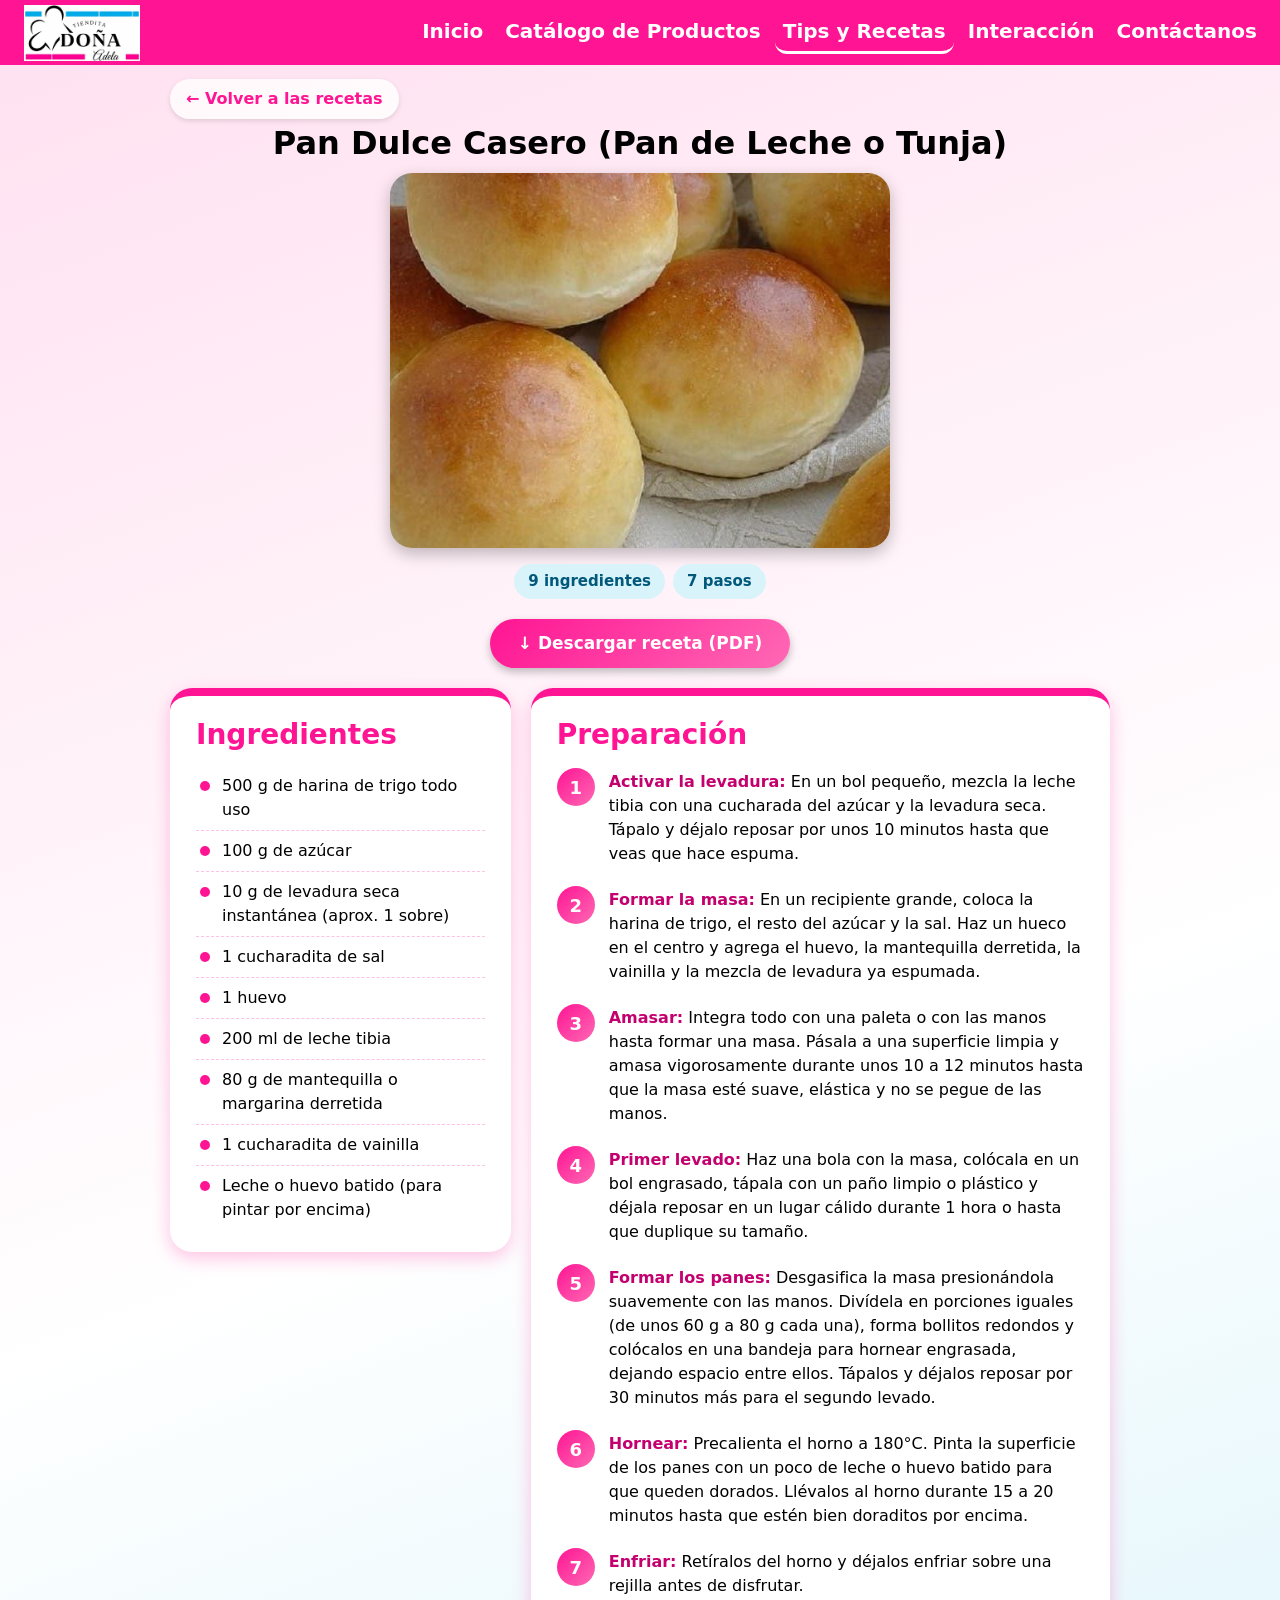
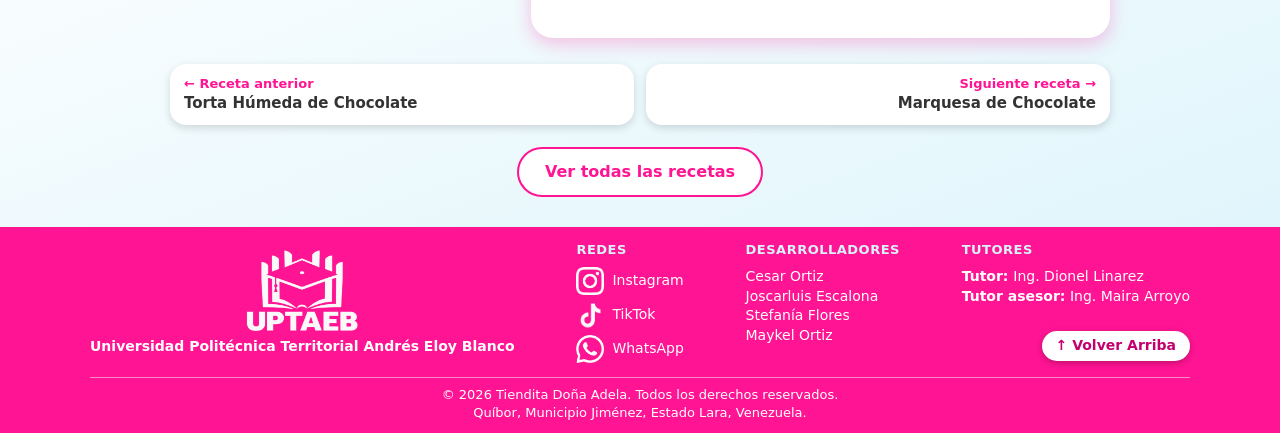
<file: receta-pan-dulce-casero.html>
<!DOCTYPE html>
<html lang="es">
<head>
    <meta charset="UTF-8">
    <meta name="viewport" content="width=device-width, initial-scale=1.0, viewport-fit=cover">
    <meta name="theme-color" content="#ff1493">
    <title>Pan Dulce Casero (Pan de Leche o Tunja) - Tiendita Doña Adela</title>
    <link rel="stylesheet" href="styles.css">
    <link rel="icon" type="image/png" href="favicon.png">
</head>
<body id="arriba">
     <!--header-->
    <header>
        <span><img src="logos de la tienda/logo.png" alt="logo"></span>

        <!-- Checkbox oculto que guardará el estado (abierto/cerrado) -->
        <input type="checkbox" id="btn-menu">

        <!-- Botón que activa el checkbox (icono de 3 rayas / hamburguesa) -->
        <label for="btn-menu" class="btn-menu" aria-label="Abrir o cerrar el menú">☰</label>

        <!-- Enlaces del menú -->
        <nav class="menu" aria-label="Menú principal">
            <ul>
                <li><a href="index.html">Inicio</a></li>
                <li><a href="catalogo.html">Catálogo de Productos</a></li>
                <li><a class="activo" aria-current="page" href="tips-y-recetas.html">Tips y Recetas</a></li>
                <li><a href="interaccion.html">Interacción</a></li>
                <li><a href="contacto.html">Contáctanos</a></li>
            </ul>
        </nav>

        <!-- Capa que cierra el menú al tocar fuera de él (solo celular) -->
        <label for="btn-menu" class="menu-fondo" aria-hidden="true"></label>
    </header>

    <main class="receta-pagina">
        <nav class="migas" aria-label="Ruta"><a href="tips-y-recetas.html#lista-recetas">&#8592; Volver a las recetas</a></nav>
        <h1>Pan Dulce Casero (Pan de Leche o Tunja)</h1>
        <div class="receta-portada">
            <img src="recetas img/pan-dulce-casero.jpg" alt="Pan Dulce Casero (Pan de Leche o Tunja)">
        </div>
        <p class="receta-datos"><span>9 ingredientes</span><span>7 pasos</span></p>
        <div class="receta-acciones">
            <a class="boton-descarga" href="recetas pdf/pan-dulce-casero.pdf" download="Pan Dulce Casero (Pan de Leche o Tunja) - Tiendita Doña Adela.pdf" target="_blank">&#8595; Descargar receta (PDF)</a>
        </div>

        <div class="receta-cuerpo">
            <section class="receta-bloque" aria-labelledby="t-ing">
                <h2 id="t-ing">Ingredientes</h2>
                    <ul class="ingredientes">
                        <li>500 g de harina de trigo todo uso</li>
                        <li>100 g de azúcar</li>
                        <li>10 g de levadura seca instantánea (aprox. 1 sobre)</li>
                        <li>1 cucharadita de sal</li>
                        <li>1 huevo</li>
                        <li>200 ml de leche tibia</li>
                        <li>80 g de mantequilla o margarina derretida</li>
                        <li>1 cucharadita de vainilla</li>
                        <li>Leche o huevo batido (para pintar por encima)</li>
                    </ul>
            </section>
            <section class="receta-bloque" aria-labelledby="t-pas">
                <h2 id="t-pas">Preparación</h2>
                <ol class="pasos">
                        <li><strong>Activar la levadura:</strong> En un bol pequeño, mezcla la leche tibia con una cucharada del azúcar y la levadura seca. Tápalo y déjalo reposar por unos 10 minutos hasta que veas que hace espuma.</li>
                        <li><strong>Formar la masa:</strong> En un recipiente grande, coloca la harina de trigo, el resto del azúcar y la sal. Haz un hueco en el centro y agrega el huevo, la mantequilla derretida, la vainilla y la mezcla de levadura ya espumada.</li>
                        <li><strong>Amasar:</strong> Integra todo con una paleta o con las manos hasta formar una masa. Pásala a una superficie limpia y amasa vigorosamente durante unos 10 a 12 minutos hasta que la masa esté suave, elástica y no se pegue de las manos.</li>
                        <li><strong>Primer levado:</strong> Haz una bola con la masa, colócala en un bol engrasado, tápala con un paño limpio o plástico y déjala reposar en un lugar cálido durante 1 hora o hasta que duplique su tamaño.</li>
                        <li><strong>Formar los panes:</strong> Desgasifica la masa presionándola suavemente con las manos. Divídela en porciones iguales (de unos 60 g a 80 g cada una), forma bollitos redondos y colócalos en una bandeja para hornear engrasada, dejando espacio entre ellos. Tápalos y déjalos reposar por 30 minutos más para el segundo levado.</li>
                        <li><strong>Hornear:</strong> Precalienta el horno a 180°C. Pinta la superficie de los panes con un poco de leche o huevo batido para que queden dorados. Llévalos al horno durante 15 a 20 minutos hasta que estén bien doraditos por encima.</li>
                        <li><strong>Enfriar:</strong> Retíralos del horno y déjalos enfriar sobre una rejilla antes de disfrutar.</li>
                </ol>
            </section>
        </div>

        <div class="receta-navegar"><a class="receta-vecina" href="receta-torta-humeda-de-chocolate.html"><small>&#8592; Receta anterior</small>Torta Húmeda de Chocolate</a><a class="receta-vecina siguiente" href="receta-marquesa-de-chocolate.html"><small>Siguiente receta &#8594;</small>Marquesa de Chocolate</a></div>
        <a class="boton-secundario" href="tips-y-recetas.html#lista-recetas">Ver todas las recetas</a>
    </main>


    <footer>
        <div class="footer-contenido">
            <div class="footer-marca">
                <img src="logo-uptaeb.png" alt="logo de la UPTAEB" loading="lazy">
                <p><strong>Universidad Politécnica Territorial Andrés Eloy Blanco</strong></p>
            </div>

            <div class="footer-bloque">
                <strong class="footer-titulo">Redes</strong>
                <div class="footer-redes">
                    <a href="https://www.instagram.com/tienditadonaadela2/" target="_blank" rel="noopener noreferrer">
                        <img src="img redes sociales/instagram-footer.png" alt="" loading="lazy">
                        Instagram
                    </a>
                    <a href="https://www.tiktok.com/@tienditadonaadela2/" target="_blank" rel="noopener noreferrer">
                        <img src="img redes sociales/tiktok-footer.png" alt="" loading="lazy">
                        TikTok
                    </a>
                    <a href="https://wa.me/584120539116" target="_blank" rel="noopener noreferrer">
                        <img src="img redes sociales/whatsapp-footer.png" alt="" loading="lazy">
                        WhatsApp
                    </a>
                </div>
            </div>

            <div class="footer-equipo">
                <div class="footer-bloque">
                    <strong class="footer-titulo">Desarrolladores</strong>
                    <p>Cesar Ortiz<br>Joscarluis Escalona<br>Stefanía Flores<br>Maykel Ortiz</p>
                </div>
                <div class="footer-bloque">
                    <strong class="footer-titulo">Tutores</strong>
                    <p><b>Tutor: </b>Ing. Dionel Linarez <br> <b>Tutor asesor:</b> Ing. Maira Arroyo</p>
                    <a class="volver-arriba" href="#arriba">&#8593; Volver Arriba</a>
                </div>
            </div>
        </div>

        <p class="derechos">© 2026 Tiendita Doña Adela. Todos los derechos reservados. <br>Quíbor, Municipio Jiménez, Estado Lara, Venezuela.</p>
    </footer>
</body>
</html>
</file>
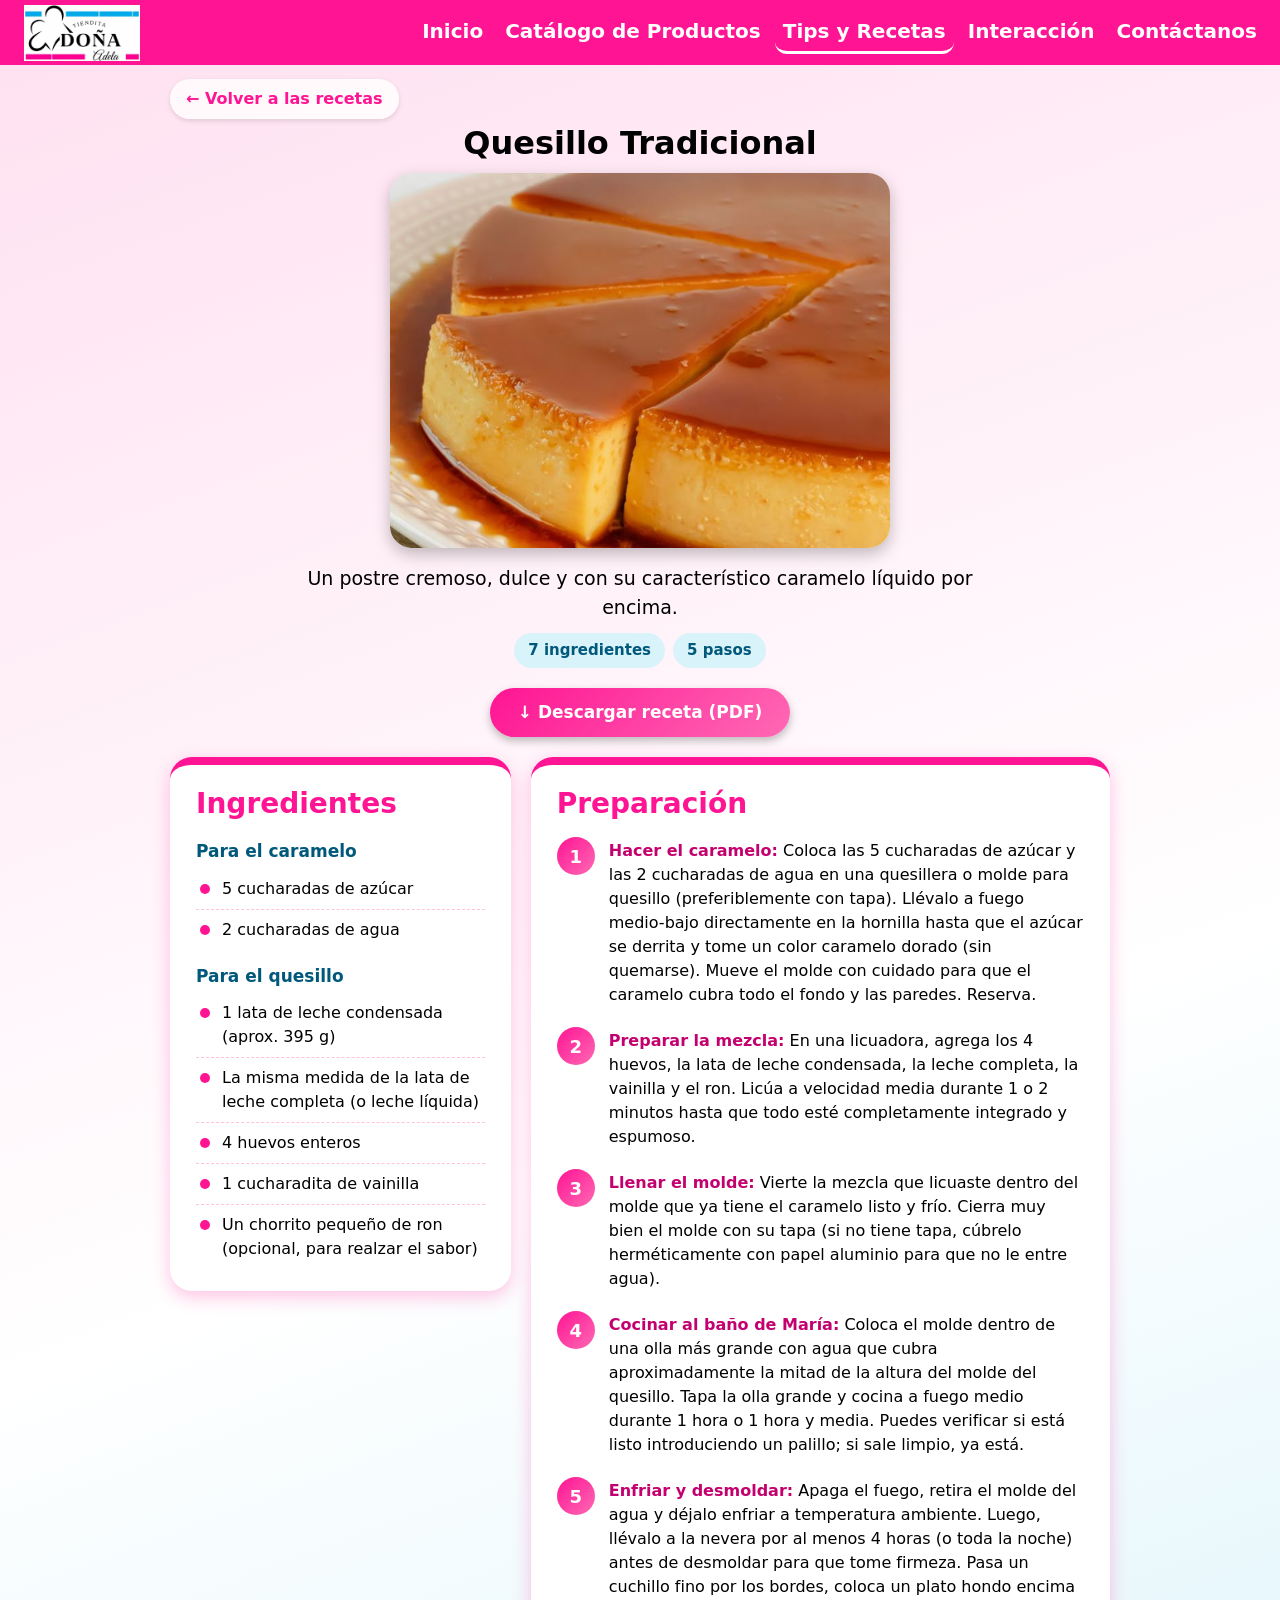
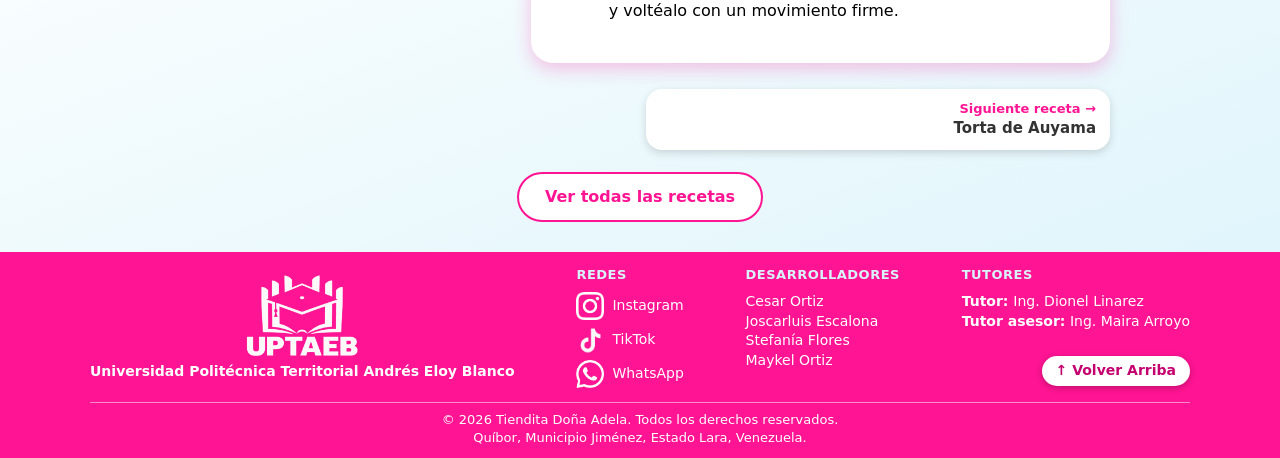
<file: receta-quesillo-tradicional.html>
<!DOCTYPE html>
<html lang="es">
<head>
    <meta charset="UTF-8">
    <meta name="viewport" content="width=device-width, initial-scale=1.0, viewport-fit=cover">
    <meta name="theme-color" content="#ff1493">
    <title>Quesillo Tradicional - Tiendita Doña Adela</title>
    <link rel="stylesheet" href="styles.css">
    <link rel="icon" type="image/png" href="favicon.png">
</head>
<body id="arriba">
     <!--header-->
    <header>
        <span><img src="logos de la tienda/logo.png" alt="logo"></span>

        <!-- Checkbox oculto que guardará el estado (abierto/cerrado) -->
        <input type="checkbox" id="btn-menu">

        <!-- Botón que activa el checkbox (icono de 3 rayas / hamburguesa) -->
        <label for="btn-menu" class="btn-menu" aria-label="Abrir o cerrar el menú">☰</label>

        <!-- Enlaces del menú -->
        <nav class="menu" aria-label="Menú principal">
            <ul>
                <li><a href="index.html">Inicio</a></li>
                <li><a href="catalogo.html">Catálogo de Productos</a></li>
                <li><a class="activo" aria-current="page" href="tips-y-recetas.html">Tips y Recetas</a></li>
                <li><a href="interaccion.html">Interacción</a></li>
                <li><a href="contacto.html">Contáctanos</a></li>
            </ul>
        </nav>

        <!-- Capa que cierra el menú al tocar fuera de él (solo celular) -->
        <label for="btn-menu" class="menu-fondo" aria-hidden="true"></label>
    </header>

    <main class="receta-pagina">
        <nav class="migas" aria-label="Ruta"><a href="tips-y-recetas.html#lista-recetas">&#8592; Volver a las recetas</a></nav>
        <h1>Quesillo Tradicional</h1>
        <div class="receta-portada">
            <img src="recetas img/quesillo-tradicional.jpg" alt="Quesillo Tradicional">
        </div>
            <p class="receta-desc">Un postre cremoso, dulce y con su característico caramelo líquido por encima.</p>
        <p class="receta-datos"><span>7 ingredientes</span><span>5 pasos</span></p>
        <div class="receta-acciones">
            <a class="boton-descarga" href="recetas pdf/quesillo-tradicional.pdf" download="Quesillo Tradicional - Tiendita Doña Adela.pdf" target="_blank">&#8595; Descargar receta (PDF)</a>
        </div>

        <div class="receta-cuerpo">
            <section class="receta-bloque" aria-labelledby="t-ing">
                <h2 id="t-ing">Ingredientes</h2>
                    <h3>Para el caramelo</h3>
                    <ul class="ingredientes">
                        <li>5 cucharadas de azúcar</li>
                        <li>2 cucharadas de agua</li>
                    </ul>
                    <h3>Para el quesillo</h3>
                    <ul class="ingredientes">
                        <li>1 lata de leche condensada (aprox. 395 g)</li>
                        <li>La misma medida de la lata de leche completa (o leche líquida)</li>
                        <li>4 huevos enteros</li>
                        <li>1 cucharadita de vainilla</li>
                        <li>Un chorrito pequeño de ron (opcional, para realzar el sabor)</li>
                    </ul>
            </section>
            <section class="receta-bloque" aria-labelledby="t-pas">
                <h2 id="t-pas">Preparación</h2>
                <ol class="pasos">
                        <li><strong>Hacer el caramelo:</strong> Coloca las 5 cucharadas de azúcar y las 2 cucharadas de agua en una quesillera o molde para quesillo (preferiblemente con tapa). Llévalo a fuego medio-bajo directamente en la hornilla hasta que el azúcar se derrita y tome un color caramelo dorado (sin quemarse). Mueve el molde con cuidado para que el caramelo cubra todo el fondo y las paredes. Reserva.</li>
                        <li><strong>Preparar la mezcla:</strong> En una licuadora, agrega los 4 huevos, la lata de leche condensada, la leche completa, la vainilla y el ron. Licúa a velocidad media durante 1 o 2 minutos hasta que todo esté completamente integrado y espumoso.</li>
                        <li><strong>Llenar el molde:</strong> Vierte la mezcla que licuaste dentro del molde que ya tiene el caramelo listo y frío. Cierra muy bien el molde con su tapa (si no tiene tapa, cúbrelo herméticamente con papel aluminio para que no le entre agua).</li>
                        <li><strong>Cocinar al baño de María:</strong> Coloca el molde dentro de una olla más grande con agua que cubra aproximadamente la mitad de la altura del molde del quesillo. Tapa la olla grande y cocina a fuego medio durante 1 hora o 1 hora y media. Puedes verificar si está listo introduciendo un palillo; si sale limpio, ya está.</li>
                        <li><strong>Enfriar y desmoldar:</strong> Apaga el fuego, retira el molde del agua y déjalo enfriar a temperatura ambiente. Luego, llévalo a la nevera por al menos 4 horas (o toda la noche) antes de desmoldar para que tome firmeza. Pasa un cuchillo fino por los bordes, coloca un plato hondo encima y voltéalo con un movimiento firme.</li>
                </ol>
            </section>
        </div>

        <div class="receta-navegar"><span></span><a class="receta-vecina siguiente" href="receta-torta-de-auyama.html"><small>Siguiente receta &#8594;</small>Torta de Auyama</a></div>
        <a class="boton-secundario" href="tips-y-recetas.html#lista-recetas">Ver todas las recetas</a>
    </main>


    <footer>
        <div class="footer-contenido">
            <div class="footer-marca">
                <img src="logo-uptaeb.png" alt="logo de la UPTAEB" loading="lazy">
                <p><strong>Universidad Politécnica Territorial Andrés Eloy Blanco</strong></p>
            </div>

            <div class="footer-bloque">
                <strong class="footer-titulo">Redes</strong>
                <div class="footer-redes">
                    <a href="https://www.instagram.com/tienditadonaadela2/" target="_blank" rel="noopener noreferrer">
                        <img src="img redes sociales/instagram-footer.png" alt="" loading="lazy">
                        Instagram
                    </a>
                    <a href="https://www.tiktok.com/@tienditadonaadela2/" target="_blank" rel="noopener noreferrer">
                        <img src="img redes sociales/tiktok-footer.png" alt="" loading="lazy">
                        TikTok
                    </a>
                    <a href="https://wa.me/584120539116" target="_blank" rel="noopener noreferrer">
                        <img src="img redes sociales/whatsapp-footer.png" alt="" loading="lazy">
                        WhatsApp
                    </a>
                </div>
            </div>

            <div class="footer-equipo">
                <div class="footer-bloque">
                    <strong class="footer-titulo">Desarrolladores</strong>
                    <p>Cesar Ortiz<br>Joscarluis Escalona<br>Stefanía Flores<br>Maykel Ortiz</p>
                </div>
                <div class="footer-bloque">
                    <strong class="footer-titulo">Tutores</strong>
                    <p><b>Tutor: </b>Ing. Dionel Linarez <br> <b>Tutor asesor:</b> Ing. Maira Arroyo</p>
                    <a class="volver-arriba" href="#arriba">&#8593; Volver Arriba</a>
                </div>
            </div>
        </div>

        <p class="derechos">© 2026 Tiendita Doña Adela. Todos los derechos reservados. <br>Quíbor, Municipio Jiménez, Estado Lara, Venezuela.</p>
    </footer>
</body>
</html>
</file>
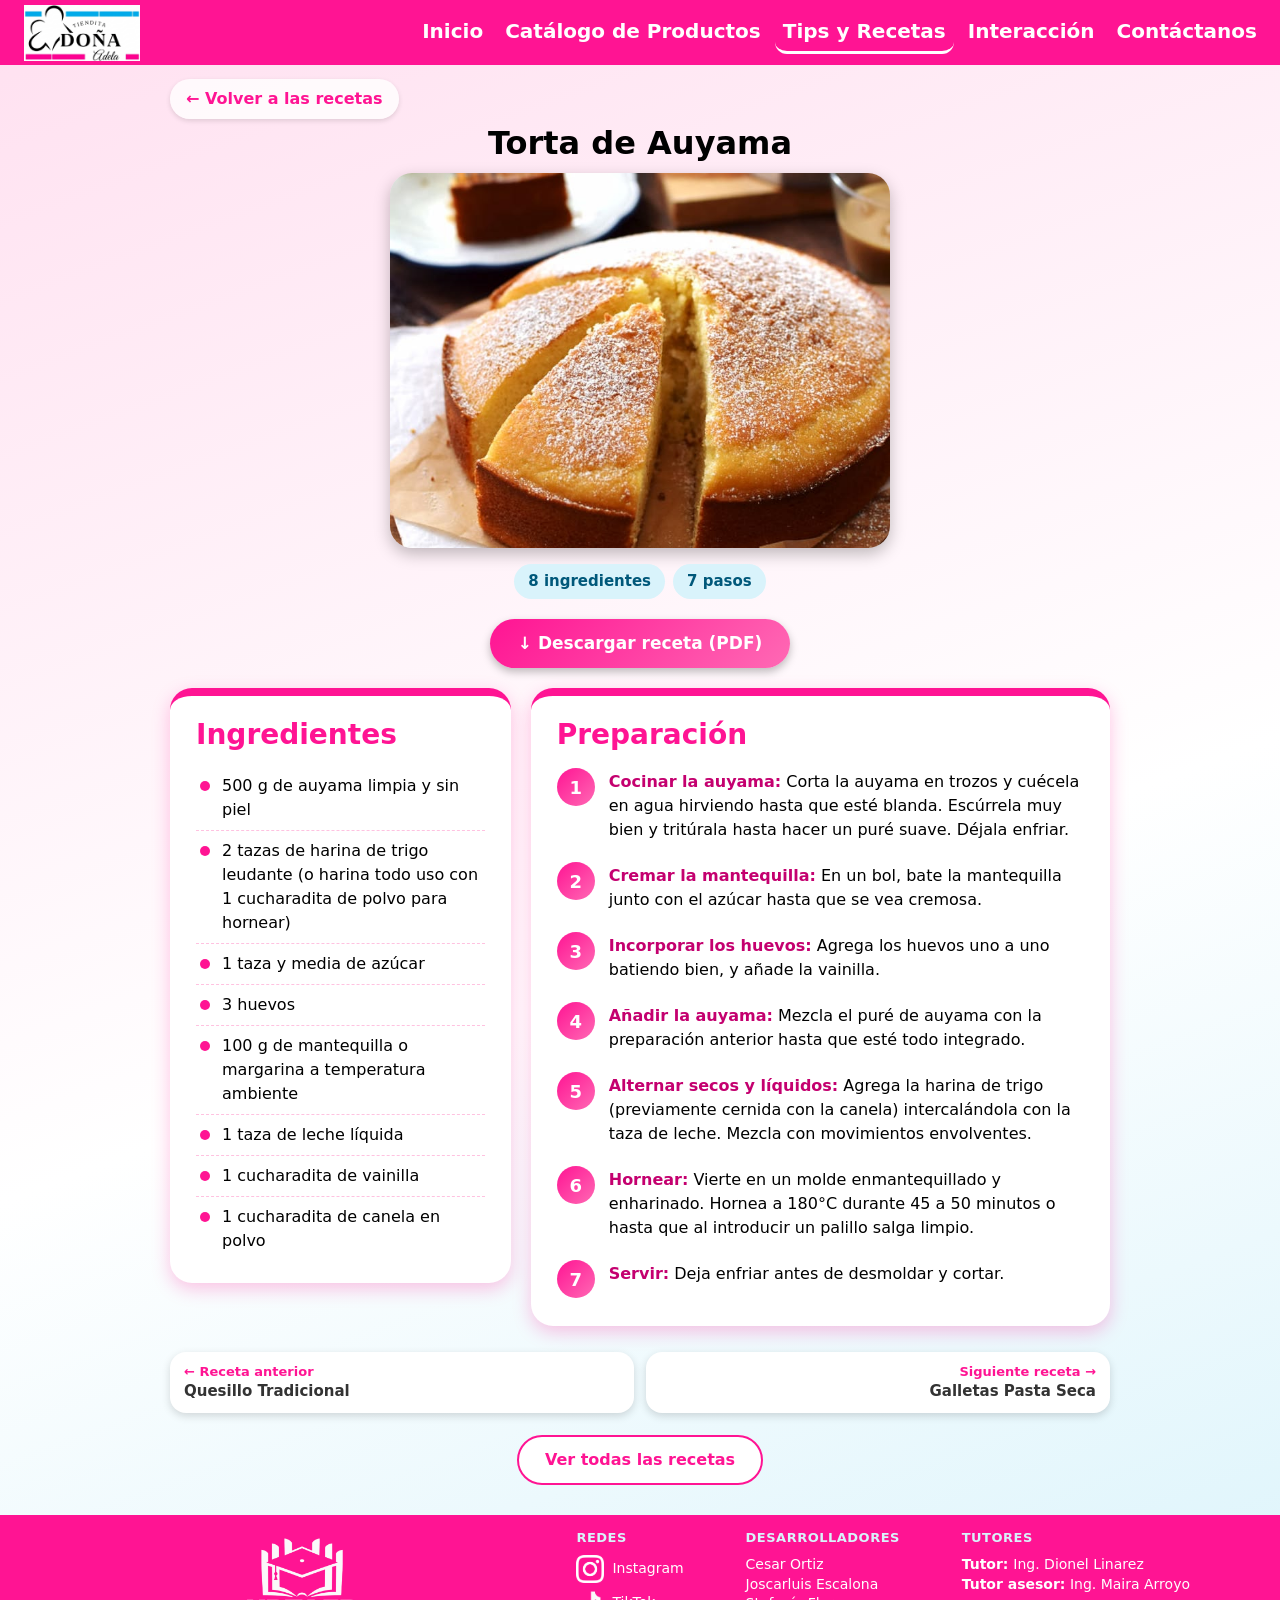
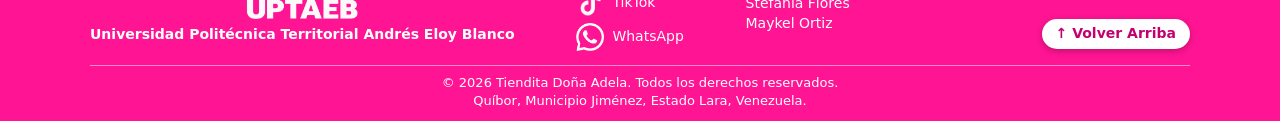
<file: receta-torta-de-auyama.html>
<!DOCTYPE html>
<html lang="es">
<head>
    <meta charset="UTF-8">
    <meta name="viewport" content="width=device-width, initial-scale=1.0, viewport-fit=cover">
    <meta name="theme-color" content="#ff1493">
    <title>Torta de Auyama - Tiendita Doña Adela</title>
    <link rel="stylesheet" href="styles.css">
    <link rel="icon" type="image/png" href="favicon.png">
</head>
<body id="arriba">
     <!--header-->
    <header>
        <span><img src="logos de la tienda/logo.png" alt="logo"></span>

        <!-- Checkbox oculto que guardará el estado (abierto/cerrado) -->
        <input type="checkbox" id="btn-menu">

        <!-- Botón que activa el checkbox (icono de 3 rayas / hamburguesa) -->
        <label for="btn-menu" class="btn-menu" aria-label="Abrir o cerrar el menú">☰</label>

        <!-- Enlaces del menú -->
        <nav class="menu" aria-label="Menú principal">
            <ul>
                <li><a href="index.html">Inicio</a></li>
                <li><a href="catalogo.html">Catálogo de Productos</a></li>
                <li><a class="activo" aria-current="page" href="tips-y-recetas.html">Tips y Recetas</a></li>
                <li><a href="interaccion.html">Interacción</a></li>
                <li><a href="contacto.html">Contáctanos</a></li>
            </ul>
        </nav>

        <!-- Capa que cierra el menú al tocar fuera de él (solo celular) -->
        <label for="btn-menu" class="menu-fondo" aria-hidden="true"></label>
    </header>

    <main class="receta-pagina">
        <nav class="migas" aria-label="Ruta"><a href="tips-y-recetas.html#lista-recetas">&#8592; Volver a las recetas</a></nav>
        <h1>Torta de Auyama</h1>
        <div class="receta-portada">
            <img src="recetas img/torta-de-auyama.jpg" alt="Torta de Auyama">
        </div>
        <p class="receta-datos"><span>8 ingredientes</span><span>7 pasos</span></p>
        <div class="receta-acciones">
            <a class="boton-descarga" href="recetas pdf/torta-de-auyama.pdf" download="Torta de Auyama - Tiendita Doña Adela.pdf" target="_blank">&#8595; Descargar receta (PDF)</a>
        </div>

        <div class="receta-cuerpo">
            <section class="receta-bloque" aria-labelledby="t-ing">
                <h2 id="t-ing">Ingredientes</h2>
                    <ul class="ingredientes">
                        <li>500 g de auyama limpia y sin piel</li>
                        <li>2 tazas de harina de trigo leudante (o harina todo uso con 1 cucharadita de polvo para hornear)</li>
                        <li>1 taza y media de azúcar</li>
                        <li>3 huevos</li>
                        <li>100 g de mantequilla o margarina a temperatura ambiente</li>
                        <li>1 taza de leche líquida</li>
                        <li>1 cucharadita de vainilla</li>
                        <li>1 cucharadita de canela en polvo</li>
                    </ul>
            </section>
            <section class="receta-bloque" aria-labelledby="t-pas">
                <h2 id="t-pas">Preparación</h2>
                <ol class="pasos">
                        <li><strong>Cocinar la auyama:</strong> Corta la auyama en trozos y cuécela en agua hirviendo hasta que esté blanda. Escúrrela muy bien y tritúrala hasta hacer un puré suave. Déjala enfriar.</li>
                        <li><strong>Cremar la mantequilla:</strong> En un bol, bate la mantequilla junto con el azúcar hasta que se vea cremosa.</li>
                        <li><strong>Incorporar los huevos:</strong> Agrega los huevos uno a uno batiendo bien, y añade la vainilla.</li>
                        <li><strong>Añadir la auyama:</strong> Mezcla el puré de auyama con la preparación anterior hasta que esté todo integrado.</li>
                        <li><strong>Alternar secos y líquidos:</strong> Agrega la harina de trigo (previamente cernida con la canela) intercalándola con la taza de leche. Mezcla con movimientos envolventes.</li>
                        <li><strong>Hornear:</strong> Vierte en un molde enmantequillado y enharinado. Hornea a 180°C durante 45 a 50 minutos o hasta que al introducir un palillo salga limpio.</li>
                        <li><strong>Servir:</strong> Deja enfriar antes de desmoldar y cortar.</li>
                </ol>
            </section>
        </div>

        <div class="receta-navegar"><a class="receta-vecina" href="receta-quesillo-tradicional.html"><small>&#8592; Receta anterior</small>Quesillo Tradicional</a><a class="receta-vecina siguiente" href="receta-galletas-pasta-seca.html"><small>Siguiente receta &#8594;</small>Galletas Pasta Seca</a></div>
        <a class="boton-secundario" href="tips-y-recetas.html#lista-recetas">Ver todas las recetas</a>
    </main>


    <footer>
        <div class="footer-contenido">
            <div class="footer-marca">
                <img src="logo-uptaeb.png" alt="logo de la UPTAEB" loading="lazy">
                <p><strong>Universidad Politécnica Territorial Andrés Eloy Blanco</strong></p>
            </div>

            <div class="footer-bloque">
                <strong class="footer-titulo">Redes</strong>
                <div class="footer-redes">
                    <a href="https://www.instagram.com/tienditadonaadela2/" target="_blank" rel="noopener noreferrer">
                        <img src="img redes sociales/instagram-footer.png" alt="" loading="lazy">
                        Instagram
                    </a>
                    <a href="https://www.tiktok.com/@tienditadonaadela2/" target="_blank" rel="noopener noreferrer">
                        <img src="img redes sociales/tiktok-footer.png" alt="" loading="lazy">
                        TikTok
                    </a>
                    <a href="https://wa.me/584120539116" target="_blank" rel="noopener noreferrer">
                        <img src="img redes sociales/whatsapp-footer.png" alt="" loading="lazy">
                        WhatsApp
                    </a>
                </div>
            </div>

            <div class="footer-equipo">
                <div class="footer-bloque">
                    <strong class="footer-titulo">Desarrolladores</strong>
                    <p>Cesar Ortiz<br>Joscarluis Escalona<br>Stefanía Flores<br>Maykel Ortiz</p>
                </div>
                <div class="footer-bloque">
                    <strong class="footer-titulo">Tutores</strong>
                    <p><b>Tutor: </b>Ing. Dionel Linarez <br> <b>Tutor asesor:</b> Ing. Maira Arroyo</p>
                    <a class="volver-arriba" href="#arriba">&#8593; Volver Arriba</a>
                </div>
            </div>
        </div>

        <p class="derechos">© 2026 Tiendita Doña Adela. Todos los derechos reservados. <br>Quíbor, Municipio Jiménez, Estado Lara, Venezuela.</p>
    </footer>
</body>
</html>
</file>
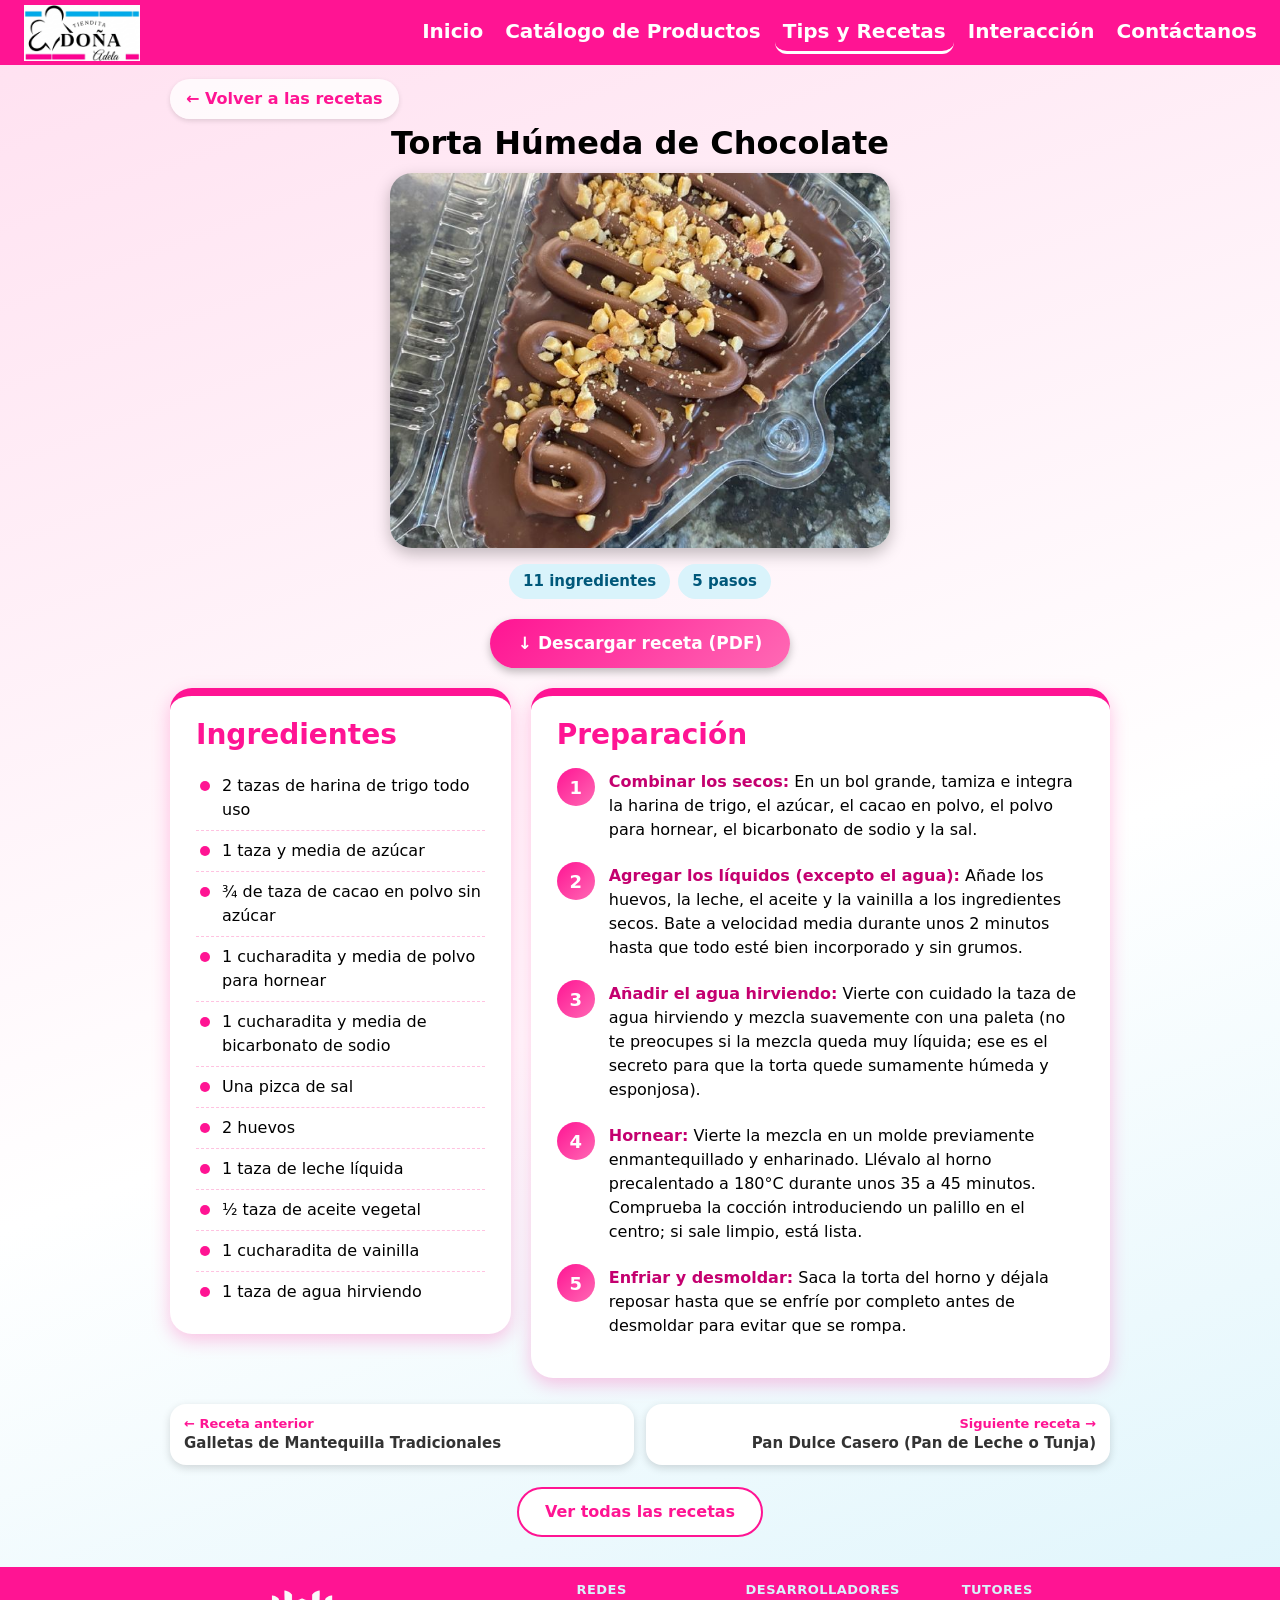
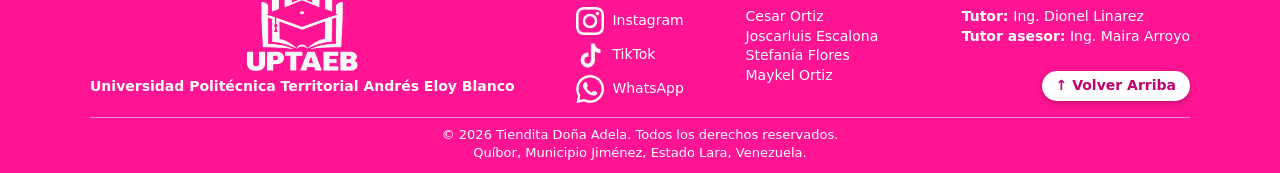
<file: receta-torta-humeda-de-chocolate.html>
<!DOCTYPE html>
<html lang="es">
<head>
    <meta charset="UTF-8">
    <meta name="viewport" content="width=device-width, initial-scale=1.0, viewport-fit=cover">
    <meta name="theme-color" content="#ff1493">
    <title>Torta Húmeda de Chocolate - Tiendita Doña Adela</title>
    <link rel="stylesheet" href="styles.css">
    <link rel="icon" type="image/png" href="favicon.png">
</head>
<body id="arriba">
     <!--header-->
    <header>
        <span><img src="logos de la tienda/logo.png" alt="logo"></span>

        <!-- Checkbox oculto que guardará el estado (abierto/cerrado) -->
        <input type="checkbox" id="btn-menu">

        <!-- Botón que activa el checkbox (icono de 3 rayas / hamburguesa) -->
        <label for="btn-menu" class="btn-menu" aria-label="Abrir o cerrar el menú">☰</label>

        <!-- Enlaces del menú -->
        <nav class="menu" aria-label="Menú principal">
            <ul>
                <li><a href="index.html">Inicio</a></li>
                <li><a href="catalogo.html">Catálogo de Productos</a></li>
                <li><a class="activo" aria-current="page" href="tips-y-recetas.html">Tips y Recetas</a></li>
                <li><a href="interaccion.html">Interacción</a></li>
                <li><a href="contacto.html">Contáctanos</a></li>
            </ul>
        </nav>

        <!-- Capa que cierra el menú al tocar fuera de él (solo celular) -->
        <label for="btn-menu" class="menu-fondo" aria-hidden="true"></label>
    </header>

    <main class="receta-pagina">
        <nav class="migas" aria-label="Ruta"><a href="tips-y-recetas.html#lista-recetas">&#8592; Volver a las recetas</a></nav>
        <h1>Torta Húmeda de Chocolate</h1>
        <div class="receta-portada">
            <img src="recetas img/torta-humeda-de-chocolate.jpg" alt="Torta Húmeda de Chocolate">
        </div>
        <p class="receta-datos"><span>11 ingredientes</span><span>5 pasos</span></p>
        <div class="receta-acciones">
            <a class="boton-descarga" href="recetas pdf/torta-humeda-de-chocolate.pdf" download="Torta Húmeda de Chocolate - Tiendita Doña Adela.pdf" target="_blank">&#8595; Descargar receta (PDF)</a>
        </div>

        <div class="receta-cuerpo">
            <section class="receta-bloque" aria-labelledby="t-ing">
                <h2 id="t-ing">Ingredientes</h2>
                    <ul class="ingredientes">
                        <li>2 tazas de harina de trigo todo uso</li>
                        <li>1 taza y media de azúcar</li>
                        <li>¾ de taza de cacao en polvo sin azúcar</li>
                        <li>1 cucharadita y media de polvo para hornear</li>
                        <li>1 cucharadita y media de bicarbonato de sodio</li>
                        <li>Una pizca de sal</li>
                        <li>2 huevos</li>
                        <li>1 taza de leche líquida</li>
                        <li>½ taza de aceite vegetal</li>
                        <li>1 cucharadita de vainilla</li>
                        <li>1 taza de agua hirviendo</li>
                    </ul>
            </section>
            <section class="receta-bloque" aria-labelledby="t-pas">
                <h2 id="t-pas">Preparación</h2>
                <ol class="pasos">
                        <li><strong>Combinar los secos:</strong> En un bol grande, tamiza e integra la harina de trigo, el azúcar, el cacao en polvo, el polvo para hornear, el bicarbonato de sodio y la sal.</li>
                        <li><strong>Agregar los líquidos (excepto el agua):</strong> Añade los huevos, la leche, el aceite y la vainilla a los ingredientes secos. Bate a velocidad media durante unos 2 minutos hasta que todo esté bien incorporado y sin grumos.</li>
                        <li><strong>Añadir el agua hirviendo:</strong> Vierte con cuidado la taza de agua hirviendo y mezcla suavemente con una paleta (no te preocupes si la mezcla queda muy líquida; ese es el secreto para que la torta quede sumamente húmeda y esponjosa).</li>
                        <li><strong>Hornear:</strong> Vierte la mezcla en un molde previamente enmantequillado y enharinado. Llévalo al horno precalentado a 180°C durante unos 35 a 45 minutos. Comprueba la cocción introduciendo un palillo en el centro; si sale limpio, está lista.</li>
                        <li><strong>Enfriar y desmoldar:</strong> Saca la torta del horno y déjala reposar hasta que se enfríe por completo antes de desmoldar para evitar que se rompa.</li>
                </ol>
            </section>
        </div>

        <div class="receta-navegar"><a class="receta-vecina" href="receta-galletas-de-mantequilla-tradicionales.html"><small>&#8592; Receta anterior</small>Galletas de Mantequilla Tradicionales</a><a class="receta-vecina siguiente" href="receta-pan-dulce-casero.html"><small>Siguiente receta &#8594;</small>Pan Dulce Casero (Pan de Leche o Tunja)</a></div>
        <a class="boton-secundario" href="tips-y-recetas.html#lista-recetas">Ver todas las recetas</a>
    </main>


    <footer>
        <div class="footer-contenido">
            <div class="footer-marca">
                <img src="logo-uptaeb.png" alt="logo de la UPTAEB" loading="lazy">
                <p><strong>Universidad Politécnica Territorial Andrés Eloy Blanco</strong></p>
            </div>

            <div class="footer-bloque">
                <strong class="footer-titulo">Redes</strong>
                <div class="footer-redes">
                    <a href="https://www.instagram.com/tienditadonaadela2/" target="_blank" rel="noopener noreferrer">
                        <img src="img redes sociales/instagram-footer.png" alt="" loading="lazy">
                        Instagram
                    </a>
                    <a href="https://www.tiktok.com/@tienditadonaadela2/" target="_blank" rel="noopener noreferrer">
                        <img src="img redes sociales/tiktok-footer.png" alt="" loading="lazy">
                        TikTok
                    </a>
                    <a href="https://wa.me/584120539116" target="_blank" rel="noopener noreferrer">
                        <img src="img redes sociales/whatsapp-footer.png" alt="" loading="lazy">
                        WhatsApp
                    </a>
                </div>
            </div>

            <div class="footer-equipo">
                <div class="footer-bloque">
                    <strong class="footer-titulo">Desarrolladores</strong>
                    <p>Cesar Ortiz<br>Joscarluis Escalona<br>Stefanía Flores<br>Maykel Ortiz</p>
                </div>
                <div class="footer-bloque">
                    <strong class="footer-titulo">Tutores</strong>
                    <p><b>Tutor: </b>Ing. Dionel Linarez <br> <b>Tutor asesor:</b> Ing. Maira Arroyo</p>
                    <a class="volver-arriba" href="#arriba">&#8593; Volver Arriba</a>
                </div>
            </div>
        </div>

        <p class="derechos">© 2026 Tiendita Doña Adela. Todos los derechos reservados. <br>Quíbor, Municipio Jiménez, Estado Lara, Venezuela.</p>
    </footer>
</body>
</html>
</file>
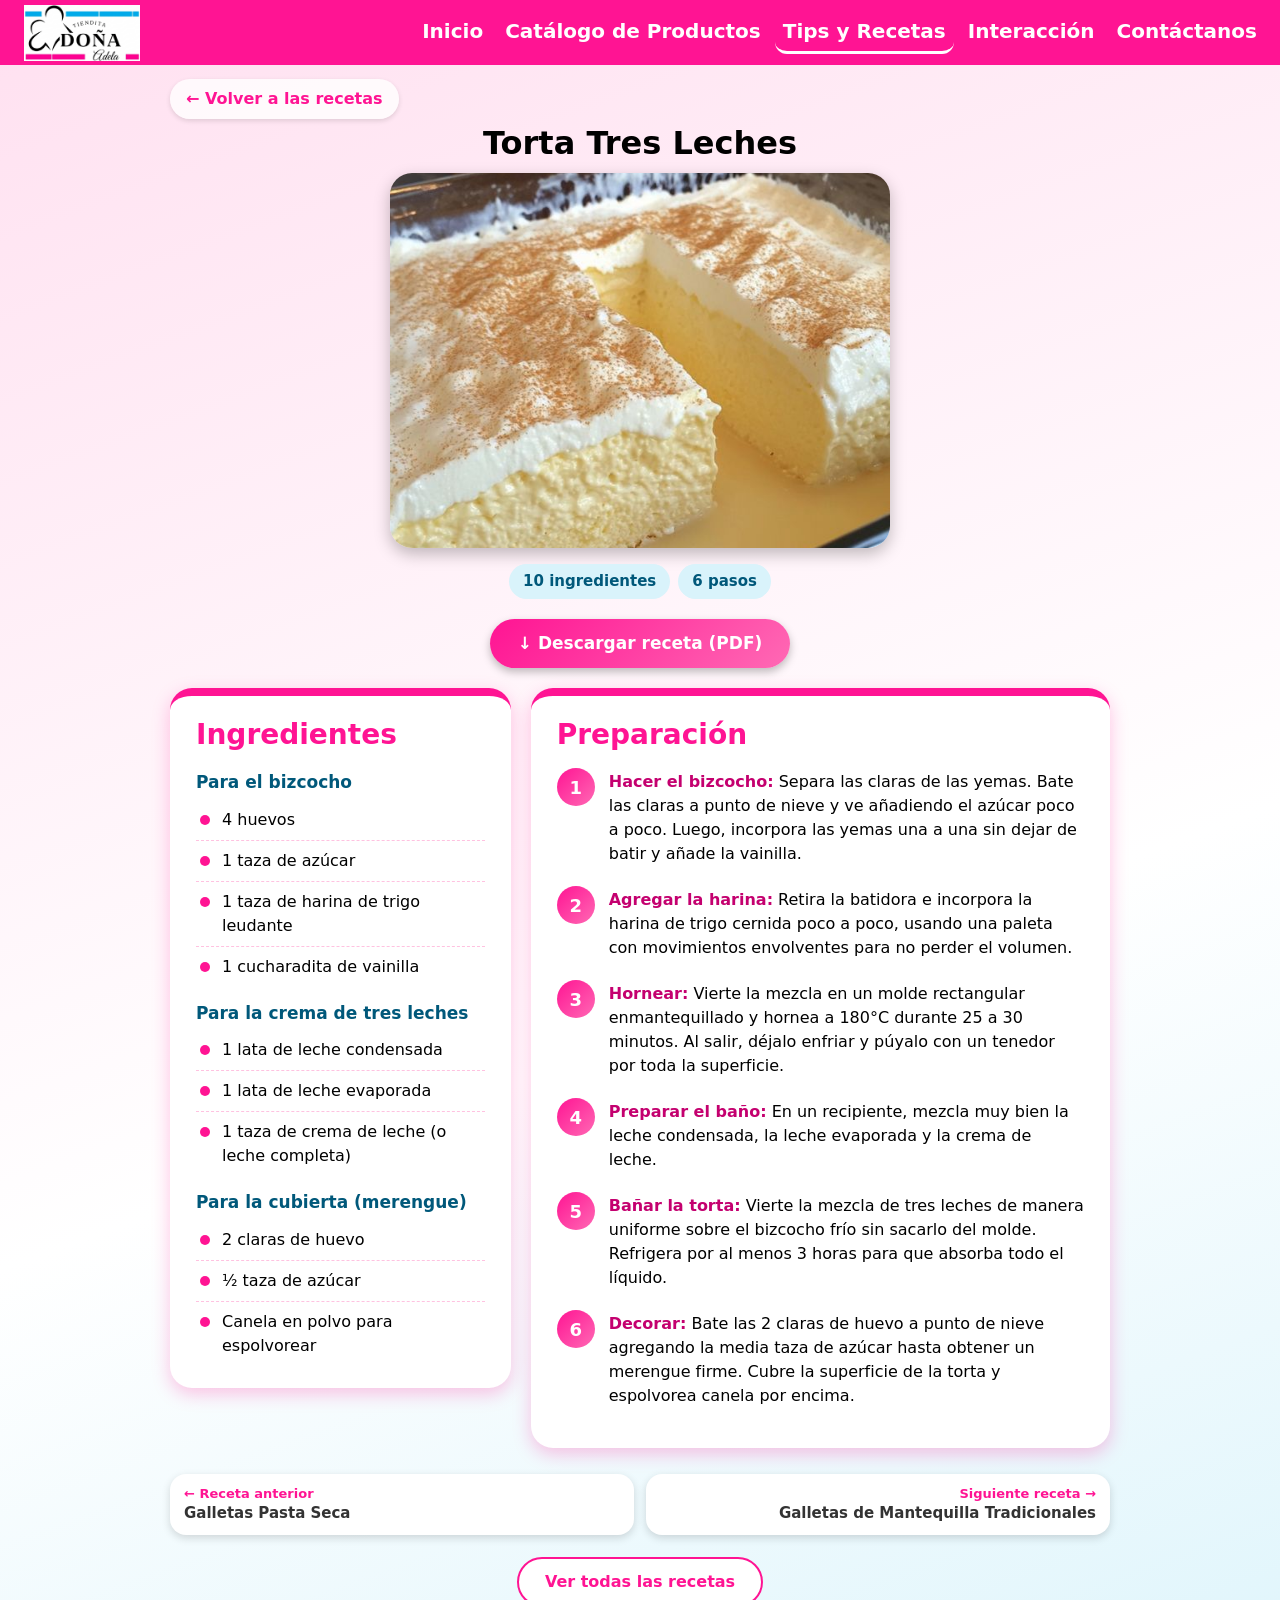
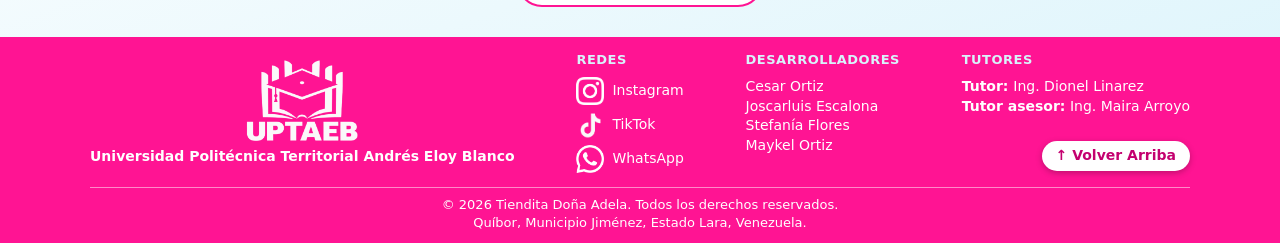
<file: receta-torta-tres-leches.html>
<!DOCTYPE html>
<html lang="es">
<head>
    <meta charset="UTF-8">
    <meta name="viewport" content="width=device-width, initial-scale=1.0, viewport-fit=cover">
    <meta name="theme-color" content="#ff1493">
    <title>Torta Tres Leches - Tiendita Doña Adela</title>
    <link rel="stylesheet" href="styles.css">
    <link rel="icon" type="image/png" href="favicon.png">
</head>
<body id="arriba">
     <!--header-->
    <header>
        <span><img src="logos de la tienda/logo.png" alt="logo"></span>

        <!-- Checkbox oculto que guardará el estado (abierto/cerrado) -->
        <input type="checkbox" id="btn-menu">

        <!-- Botón que activa el checkbox (icono de 3 rayas / hamburguesa) -->
        <label for="btn-menu" class="btn-menu" aria-label="Abrir o cerrar el menú">☰</label>

        <!-- Enlaces del menú -->
        <nav class="menu" aria-label="Menú principal">
            <ul>
                <li><a href="index.html">Inicio</a></li>
                <li><a href="catalogo.html">Catálogo de Productos</a></li>
                <li><a class="activo" aria-current="page" href="tips-y-recetas.html">Tips y Recetas</a></li>
                <li><a href="interaccion.html">Interacción</a></li>
                <li><a href="contacto.html">Contáctanos</a></li>
            </ul>
        </nav>

        <!-- Capa que cierra el menú al tocar fuera de él (solo celular) -->
        <label for="btn-menu" class="menu-fondo" aria-hidden="true"></label>
    </header>

    <main class="receta-pagina">
        <nav class="migas" aria-label="Ruta"><a href="tips-y-recetas.html#lista-recetas">&#8592; Volver a las recetas</a></nav>
        <h1>Torta Tres Leches</h1>
        <div class="receta-portada">
            <img src="recetas img/torta-tres-leches.jpg" alt="Torta Tres Leches">
        </div>
        <p class="receta-datos"><span>10 ingredientes</span><span>6 pasos</span></p>
        <div class="receta-acciones">
            <a class="boton-descarga" href="recetas pdf/torta-tres-leches.pdf" download="Torta Tres Leches - Tiendita Doña Adela.pdf" target="_blank">&#8595; Descargar receta (PDF)</a>
        </div>

        <div class="receta-cuerpo">
            <section class="receta-bloque" aria-labelledby="t-ing">
                <h2 id="t-ing">Ingredientes</h2>
                    <h3>Para el bizcocho</h3>
                    <ul class="ingredientes">
                        <li>4 huevos</li>
                        <li>1 taza de azúcar</li>
                        <li>1 taza de harina de trigo leudante</li>
                        <li>1 cucharadita de vainilla</li>
                    </ul>
                    <h3>Para la crema de tres leches</h3>
                    <ul class="ingredientes">
                        <li>1 lata de leche condensada</li>
                        <li>1 lata de leche evaporada</li>
                        <li>1 taza de crema de leche (o leche completa)</li>
                    </ul>
                    <h3>Para la cubierta (merengue)</h3>
                    <ul class="ingredientes">
                        <li>2 claras de huevo</li>
                        <li>½ taza de azúcar</li>
                        <li>Canela en polvo para espolvorear</li>
                    </ul>
            </section>
            <section class="receta-bloque" aria-labelledby="t-pas">
                <h2 id="t-pas">Preparación</h2>
                <ol class="pasos">
                        <li><strong>Hacer el bizcocho:</strong> Separa las claras de las yemas. Bate las claras a punto de nieve y ve añadiendo el azúcar poco a poco. Luego, incorpora las yemas una a una sin dejar de batir y añade la vainilla.</li>
                        <li><strong>Agregar la harina:</strong> Retira la batidora e incorpora la harina de trigo cernida poco a poco, usando una paleta con movimientos envolventes para no perder el volumen.</li>
                        <li><strong>Hornear:</strong> Vierte la mezcla en un molde rectangular enmantequillado y hornea a 180°C durante 25 a 30 minutos. Al salir, déjalo enfriar y púyalo con un tenedor por toda la superficie.</li>
                        <li><strong>Preparar el baño:</strong> En un recipiente, mezcla muy bien la leche condensada, la leche evaporada y la crema de leche.</li>
                        <li><strong>Bañar la torta:</strong> Vierte la mezcla de tres leches de manera uniforme sobre el bizcocho frío sin sacarlo del molde. Refrigera por al menos 3 horas para que absorba todo el líquido.</li>
                        <li><strong>Decorar:</strong> Bate las 2 claras de huevo a punto de nieve agregando la media taza de azúcar hasta obtener un merengue firme. Cubre la superficie de la torta y espolvorea canela por encima.</li>
                </ol>
            </section>
        </div>

        <div class="receta-navegar"><a class="receta-vecina" href="receta-galletas-pasta-seca.html"><small>&#8592; Receta anterior</small>Galletas Pasta Seca</a><a class="receta-vecina siguiente" href="receta-galletas-de-mantequilla-tradicionales.html"><small>Siguiente receta &#8594;</small>Galletas de Mantequilla Tradicionales</a></div>
        <a class="boton-secundario" href="tips-y-recetas.html#lista-recetas">Ver todas las recetas</a>
    </main>


    <footer>
        <div class="footer-contenido">
            <div class="footer-marca">
                <img src="logo-uptaeb.png" alt="logo de la UPTAEB" loading="lazy">
                <p><strong>Universidad Politécnica Territorial Andrés Eloy Blanco</strong></p>
            </div>

            <div class="footer-bloque">
                <strong class="footer-titulo">Redes</strong>
                <div class="footer-redes">
                    <a href="https://www.instagram.com/tienditadonaadela2/" target="_blank" rel="noopener noreferrer">
                        <img src="img redes sociales/instagram-footer.png" alt="" loading="lazy">
                        Instagram
                    </a>
                    <a href="https://www.tiktok.com/@tienditadonaadela2/" target="_blank" rel="noopener noreferrer">
                        <img src="img redes sociales/tiktok-footer.png" alt="" loading="lazy">
                        TikTok
                    </a>
                    <a href="https://wa.me/584120539116" target="_blank" rel="noopener noreferrer">
                        <img src="img redes sociales/whatsapp-footer.png" alt="" loading="lazy">
                        WhatsApp
                    </a>
                </div>
            </div>

            <div class="footer-equipo">
                <div class="footer-bloque">
                    <strong class="footer-titulo">Desarrolladores</strong>
                    <p>Cesar Ortiz<br>Joscarluis Escalona<br>Stefanía Flores<br>Maykel Ortiz</p>
                </div>
                <div class="footer-bloque">
                    <strong class="footer-titulo">Tutores</strong>
                    <p><b>Tutor: </b>Ing. Dionel Linarez <br> <b>Tutor asesor:</b> Ing. Maira Arroyo</p>
                    <a class="volver-arriba" href="#arriba">&#8593; Volver Arriba</a>
                </div>
            </div>
        </div>

        <p class="derechos">© 2026 Tiendita Doña Adela. Todos los derechos reservados. <br>Quíbor, Municipio Jiménez, Estado Lara, Venezuela.</p>
    </footer>
</body>
</html>
</file>
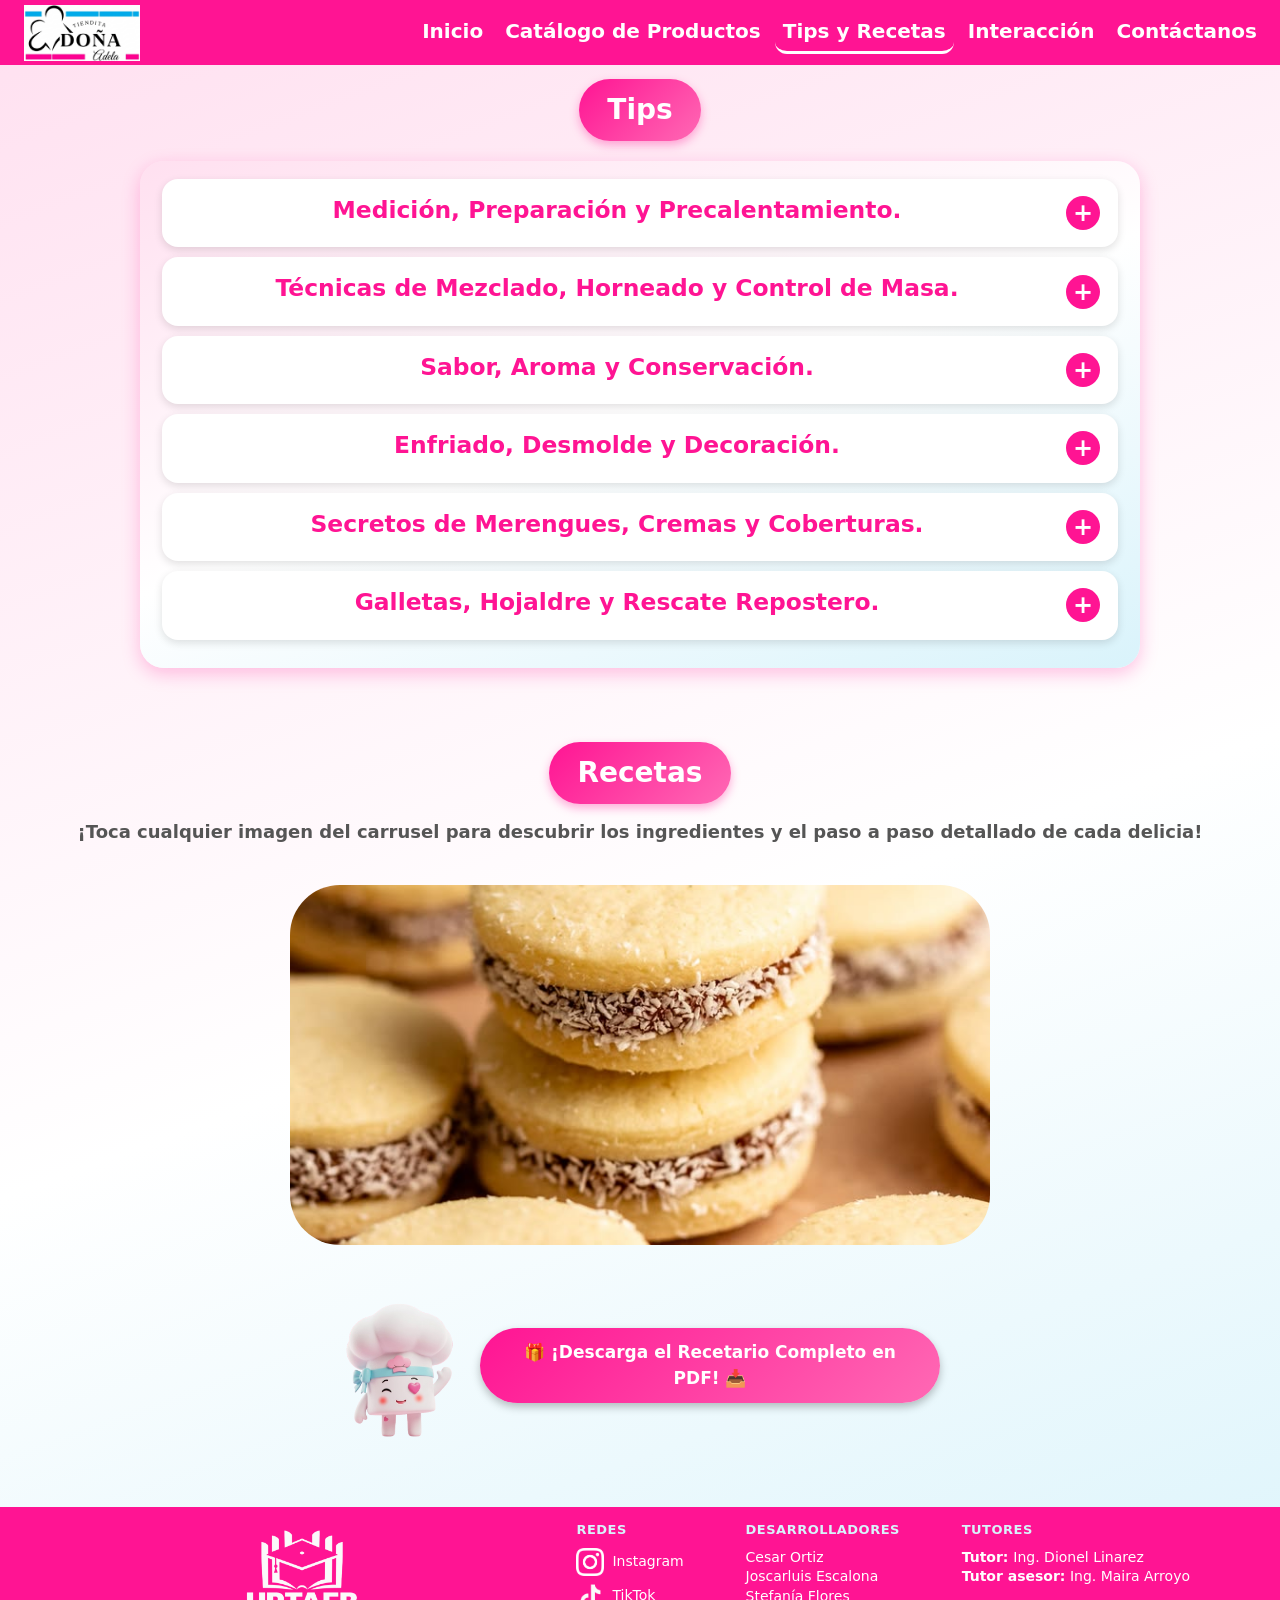
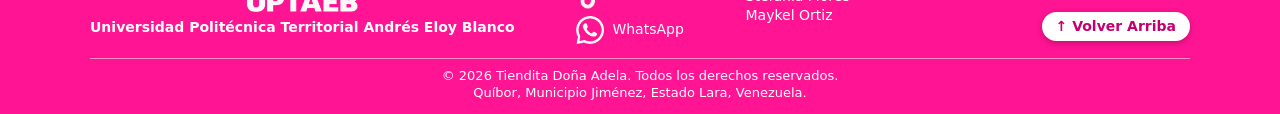
<file: tips-y-recetas.html>
<!DOCTYPE html>
<html lang="es">
<head>
    <meta charset="UTF-8">
    <meta name="viewport" content="width=device-width, initial-scale=1.0, viewport-fit=cover">
    <meta name="theme-color" content="#ff1493">
    <title>Tips y Recetas</title>
    <link rel="stylesheet" href="styles.css">
    <link rel="icon" type="image/png" href="favicon.png">
</head>
<body id="arriba">
     <!--header-->
    <header>
        <span><img src="logos de la tienda/logo.png" alt="logo"></span>

        <!-- Checkbox oculto que guardará el estado (abierto/cerrado) -->
        <input type="checkbox" id="btn-menu">

        <!-- Botón que activa el checkbox (icono de 3 rayas / hamburguesa) -->
        <label for="btn-menu" class="btn-menu" aria-label="Abrir o cerrar el menú">☰</label>

        <!-- Enlaces del menú -->
        <nav class="menu" aria-label="Menú principal">
            <ul>
                <li><a href="index.html">Inicio</a></li>
                <li><a href="catalogo.html">Catálogo de Productos</a></li>
                <li><a class="activo" aria-current="page" href="tips-y-recetas.html">Tips y Recetas</a></li>
                <li><a href="interaccion.html">Interacción</a></li>
                <li><a href="contacto.html">Contáctanos</a></li>
            </ul>
        </nav>

        <!-- Capa que cierra el menú al tocar fuera de él (solo celular) -->
        <label for="btn-menu" class="menu-fondo" aria-hidden="true"></label>
    </header>


     <!--tips y recetas-->
    <div id="Recetas">
        <h2>Tips</h2>
        <center>
        <div class="tips">
            <details class="tip">
                <summary>
                   <span class="tips-texto"><h3>Medición, Preparación y Precalentamiento.</h3></span>
                </summary>

                <ul>
                    <li>
                        <strong>Precisión con balanza:</strong> Usa una balanza digital para pesar los ingredientes en gramos. La repostería es una ciencia exacta y el tanteo con tazas suele alterar el resultado.
                    </li>
                    <li>
                        <strong>Temperatura ambiente:</strong> Saca la mantequilla, huevos y leche unos 30 minutos antes de comenzar. Si están a la misma temperatura, la emulsión queda homogénea y no se corta.
                    </li>
                    <li>
                        <strong>Tamizado de ingredientes secos:</strong> Pasa la harina, el cacao y el polvo de hornear por un colador o cernidor fino para eliminar grumos e incorporar aire a la mezcla.
                    </li>
                    <li>
                        <strong>Precalentado obligatorio:</strong> Enciende el horno de 10 a 15 minutos antes de introducir la bandeja. Hornear con el horno frío arruina el leudado de la masa.
                    </li>
                </ul>
            </details>

            <details class="tip">
                <summary>
                    <span class="tips-texto"><h3>Técnicas de Mezclado, Horneado y Control de Masa.</h3></span>
                </summary>
                <ul>
                    <li>
                        <strong>Harina leudante vs. todo uso:</strong> Si usas harina todo uso (sin leudante), agrega 1 cucharadita y media de polvo de hornear por cada taza de harina para lograr el mismo crecimiento.
                    </li>
                    <li>
                        <strong>Manejo del gluten:</strong> No batas de más una vez agregada la harina; mezclar en exceso activa el gluten y endurece la preparación.
                    </li>
                    <li>
                        <strong>Evitar que chispas o frutos caigan al fondo:</strong> Pasa las chispas de chocolate, pasas o frutos secos por un poco de harina antes de agregarlos a la mezcla para que se mantengan distribuidos.
                    </li>
                    <li>
                        <strong>Torta plana sin barriga:</strong> Si tus tortas suelen subir demasiado en el centro, envuelve el molde por fuera con una tira de tela húmeda antes de meterlo al horno.
                    </li>
                    <li>
                        <strong>Distribución del calor y puerta del horno:</strong> Ubica el molde en el centro del horno y no abras la puerta durante los primeros 20 a 25 minutos para evitar caídas bruscas de temperatura.
                    </li>
                </ul>
            </details>

            <details class="tip">
                <summary>
                    <span class="tips-texto"><h3>Sabor, Aroma y Conservación.</h3></span>
                </summary>
                <ul>
                    <li>
                        <strong>Potenciar el sabor del chocolate:</strong> Añade una pizca de café instantáneo a las mezclas de chocolate. No aportará sabor a café, pero realzará el cacao de forma increíble.
                    </li>
                    <li>
                        <strong>Fijación de esencias:</strong> Agrega las esencias (vainilla, mantecado) al batir la grasa o mantequilla al inicio. La grasa retiene los aromas y evita que se evaporen con el calor.
                    </li>
                    <li>
                        <strong>Prueba de frescura del polvo de hornear:</strong> Agrega ½ cucharadita de polvo de hornear en un vaso con agua tibia. Si efervesce de inmediato, está fresco; de lo contrario, reemplázalo.
                    </li>
                    <li>
                        <strong>Conservar la humedad del bizcocho:</strong> Pincela el bizcocho con un almíbar ligero (agua y azúcar hervidas) en cuanto lo desmoldes y aún esté tibio para mantenerlo jugoso por días.
                    </li>
                </ul>
            </details>

            <details class="tip">
                <summary>
                    <span class="tips-texto"><h3>Enfriado, Desmolde y Decoración.</h3></span>
                </summary>
                <ul>
                    <li>
                        <strong>Reposo previo al desmolde:</strong> Deja reposar el molde de 10 a 15 minutos fuera del horno antes de desmoldar para evitar que la estructura tibia se rompa.
                    </li>
                    <li>
                        <strong>Uso de rejilla metálica:</strong> Enfría el bizcocho sobre una rejilla para que el vapor inferior circule y no humedezca la base.
                    </li>
                    <li>
                        <strong>Acabado limpio en la decoración:</strong> Para alisar cremas, chantillí o merengue con facilidad, calienta ligeramente la espátula en agua tibia y sécala bien antes de pasarla por la superficie.
                    </li>
                </ul>
            </details>
       
            <details class="tip">
                <summary>
                    <span class="tips-texto"><h3>Secretos de Merengues, Cremas y Coberturas.</h3></span>
                </summary>
                <ul>
                    <li>
                        <strong>Tazón y varillas impolutos:</strong> Para que las claras levanten a punto de nieve o el merengue tome consistencia, el tazón y la batidora deben estar 100% libres de grasa o restos de yema.
                    </li>
                    <li>
                        <strong>Estabilizar el merengue:</strong> Agrega una pizca de cremor tártaro o unas gotas de jugo de limón a las claras antes de batir para lograr un merengue más firme, brillante y estable.
                    </li>
                    <li>
                        <strong>Ganache perfecto sin cortarse:</strong> Calienta la crema de leche casi hasta hervir antes de verterla sobre el chocolate picado. Déjalo reposar 2 minutos sin mover antes de mezclar desde el centro hacia afuera.
                    </li>
                    <li>
                        <strong>Crema chantillí bien fría:</strong> Para montar crema de leche o nata rápidamente, asegúrate de que tanto la crema como el recipiente y las varillas de la batidora estén muy fríos (déjalos unos minutos en el congelador).
                    </li>
                </ul>
            </details>
    
            <details class="tip">
                <summary>
                    <span class="tips-texto"><h3>Galletas, Hojaldre y Rescate Repostero.</h3></span>
                </summary>
                <ul>
                    <li>
                        <strong>Galletas con forma perfecta:</strong> Enfría las galletas cortadas en la bandeja durante 15 minutos en la nevera antes de hornearlas. Así evitarás que la mantequilla se derrita rápido y pierdan su figura en el horno.
                    </li>
                    <li>
                        <strong>Hojaldre siempre crujiente:</strong> Maneja la masa de hojaldre bien fría y hornéala siempre a alta temperatura (200°C) para que el agua de la mantequilla cree el vapor necesario que separa sus capas.
                    </li>
                    <li>
                        <strong>Rescatar una crema cortada:</strong> Si tu crema de mantequilla o mezcla se corta por choque de temperatura, añade una cucharada de la misma grasa derretida y tibia mientras bates a velocidad alta para reemulsionar.
                    </li>
                    <li>
                        <strong>Corte limpio en bizcochos:</strong> Para dividir un bizcocho en capas iguales sin desmenuzarlo, utiliza hilo dental sin sabor o un cuchillo de sierra largo previamente calentado con agua caliente.
                    </li>
                </ul>
            </details>
        </div>
        </center>

        <h2 id="lista-recetas">Recetas</h2>
        <p class="recetas-intro">¡Toca cualquier imagen del carrusel para descubrir los ingredientes y el paso a paso detallado de cada delicia!</p>

        <section class="carrusel-recetas">
            <div class="carrusel-recetas-contenedor">
                <a class="receta-tarjeta" href="receta-alfajores-de-maicena.html">
                    <img src="recetas img/alfajores-de-maicena.jpg" alt="Alfajores de Maicena" loading="lazy" decoding="async">
                </a>

                <a class="receta-tarjeta" href="receta-galletas-de-mantequilla-tradicionales.html">
                    <img src="recetas img/galletas-de-mantequilla-tradicionales.jpg" alt="Galletas de Mantequilla Tradicionales" loading="lazy" decoding="async">
                </a>
            
                <a class="receta-tarjeta" href="receta-galletas-pasta-seca.html">
                    <img src="recetas img/galletas-pasta-seca.jpg" alt="Galletas de Pasta Seca" loading="lazy" decoding="async">
                </a>
            
                <a class="receta-tarjeta" href="receta-marquesa-de-chocolate.html">
                    <img src="recetas img/marquesa-de-chocolate.jpg" alt="Marquesa de Chocolate" loading="lazy" decoding="async">
                </a>

                <a class="receta-tarjeta" href="receta-palmeritas-de-hojaldre.html">
                    <img src="recetas img/palmeritas-de-hojaldre.jpg" alt="Palmeritas de Hojaldre" loading="lazy" decoding="async">
                </a>

                <a class="receta-tarjeta" href="receta-pan-dulce-casero.html">
                    <img src="recetas img/pan-dulce-casero.jpg" alt="Pan Dulce Casero (Pan de Leche o Tunja)" loading="lazy" decoding="async">
                </a>

                <a class="receta-tarjeta" href="receta-quesillo-tradicional.html">
                    <img src="recetas img/quesillo-tradicional.jpg" alt="Quesillo Tradicional" loading="lazy" decoding="async">
                </a>
            
                <a class="receta-tarjeta" href="receta-torta-de-auyama.html">
                    <img src="recetas img/torta-de-auyama.jpg" alt="Torta de Auyama" loading="lazy" decoding="async">
                </a>
            
                <a class="receta-tarjeta" href="receta-torta-humeda-de-chocolate.html">
                    <img src="recetas img/torta-humeda-de-chocolate.jpg" alt="Torta Húmeda de Chocolate" loading="lazy" decoding="async">
                </a>
                
                <a class="receta-tarjeta" href="receta-torta-tres-leches.html">
                    <img src="recetas img/torta-tres-leches.jpg" alt="Torta Tres Leches" loading="lazy" decoding="async">
                </a>
            </div>
        </section>

        <div class="recetas-acciones">
            <img class="mascota" src="logos de la tienda/mascota.png" alt="Mascota de la Tiendita Doña Adela" loading="lazy">
            <a class="boton-descarga" href="recetas pdf/recetario-tiendita-dona-adela.pdf" download="Recetario Tiendita Doña Adela.pdf" target="_blank">🎁 ¡Descarga el Recetario Completo en PDF! 📥</a>
        </div>

    </div>

    <footer>
        <div class="footer-contenido">
            <div class="footer-marca">
                <img src="logo-uptaeb.png" alt="logo de la UPTAEB" loading="lazy">
                <p><strong>Universidad Politécnica Territorial Andrés Eloy Blanco</strong></p>
            </div>

            <div class="footer-bloque">
                <strong class="footer-titulo">Redes</strong>
                <div class="footer-redes">
                    <a href="https://www.instagram.com/tienditadonaadela2/" target="_blank" rel="noopener noreferrer">
                        <img src="img redes sociales/instagram-footer.png" alt="" loading="lazy">
                        Instagram
                    </a>
                    <a href="https://www.tiktok.com/@tienditadonaadela2/" target="_blank" rel="noopener noreferrer">
                        <img src="img redes sociales/tiktok-footer.png" alt="" loading="lazy">
                        TikTok
                    </a>
                    <a href="https://wa.me/584120539116" target="_blank" rel="noopener noreferrer">
                        <img src="img redes sociales/whatsapp-footer.png" alt="" loading="lazy">
                        WhatsApp
                    </a>
                </div>
            </div>

            <div class="footer-equipo">
                <div class="footer-bloque">
                    <strong class="footer-titulo">Desarrolladores</strong>
                    <p>Cesar Ortiz<br>Joscarluis Escalona<br>Stefanía Flores<br>Maykel Ortiz</p>
                </div>
                <div class="footer-bloque">
                    <strong class="footer-titulo">Tutores</strong>
                    <p><b>Tutor: </b>Ing. Dionel Linarez <br> <b>Tutor asesor:</b> Ing. Maira Arroyo</p>
                    <a class="volver-arriba" href="#arriba">&#8593; Volver Arriba</a>
                </div>
            </div>
        </div>

        <p class="derechos">© 2026 Tiendita Doña Adela. Todos los derechos reservados. <br>Quíbor, Municipio Jiménez, Estado Lara, Venezuela.</p>
    </footer>
</body>
</html>
</file>
<file: styles.css>
/* ===== Tiendita Doña Adela — estilos responsive (PC, Android, iOS) ===== */
:root{
    --header-h: 65px;
    --rosa: deeppink;
    --fuente: system-ui, -apple-system, "Segoe UI", Roboto, "Helvetica Neue", Arial, sans-serif;
}

*,*::before,*::after{ 
    box-sizing: border-box; 
    margin: 0; padding: 0; 
}
html{
    scroll-behavior: smooth;
    -webkit-text-size-adjust: 100%; /* evita que iOS agrande el texto al girar el teléfono */
    text-size-adjust: 100%;
}
body{
    background: linear-gradient(160deg, #ffe0f0 0%, #ffffff 55%, #d9f3fb 100%);
    font-family: var(--fuente);
    line-height: 1.5;
    padding-top: var(--header-h); /* espacio para el header fijo */
    -webkit-tap-highlight-color: transparent;
}
img{ max-width: 100%;
    height: auto;
}
hr{ border: 0; 
    margin: 8px 0; 
}
:focus-visible{ 
    outline: 3px solid #000; 
    outline-offset: 2px; 
}
h2{ 
    text-align: center; 
    margin-bottom: 20px; 
    padding: 0 10px; 
}
h2[id]{ 
    scroll-margin-top: calc(var(--header-h) + 90px); 
}

/* ---------- HEADER Y MENÚ ---------- */
header{
    position: fixed;
    top: 0; 
    left: 0; 
    right: 0;
    z-index: 100;
    height: var(--header-h);
    display: flex;
    align-items: center;
    justify-content: space-between;
    padding: 0 max(15px, env(safe-area-inset-right)) 0 max(15px, env(safe-area-inset-left));
    background-color: deeppink;
    font-size: 20px;
}
header > span{ 
    display: flex; 
    flex-shrink: 0; 
}
header img{
    display: block;
    height: 56px; 
    width: 134px; 
    max-height: 56px; 
    object-fit: contain; 
}

/* En PC se oculta el botón hamburguesa */
#btn-menu, .btn-menu{ 
    display: none; 
}

/* Capa para cerrar el menú al tocar fuera: solo existe en celular */
.menu-fondo{ 
    display: none; 
}

.menu ul{ 
    display: flex; 
    list-style: none;
    gap: 6px; 
}
.menu a{
    display: inline-block;
    color: white;
    text-decoration: none;
    font-weight: bold;
    font-size: 20px;
    padding: 5px 8px;
    border-bottom: 3px solid transparent;
    border-radius: 12px;
    transition: border-color 0.3s ease;
}
.menu a:hover, .menu a.activo{ 
    border-bottom-color: white; 
}

/* Teléfonos y tabletas verticales */
@media (max-width: 960px){
    .btn-menu{
        display: flex; 
        align-items: center; 
        justify-content: center;
        width: 48px; 
        height: 48px;
        font-size: 28px; 
        font-weight: bold; 
        color: black;
        border-radius: 8px; 
        cursor: pointer;
        user-select: none; 
        -webkit-user-select: none;
    }
    .btn-menu:active{ background: rgba(255,255,255,0.3); }

    /* El checkbox sigue oculto, pero accesible con teclado (no usa display:none) */
    #btn-menu{ 
        display: block; 
        position: absolute; 
        opacity: 0; width: 1px; 
        height: 1px; 
        pointer-events: none; 
    }
    #btn-menu:focus-visible + .btn-menu{ 
        outline: 3px solid black; 
    }

    .menu{
        position: absolute;
        top: 100%;
        right: max(12px, env(safe-area-inset-right));
        width: min(320px, calc(100vw - 24px));
        background-color: var(--rosa);
        border-radius: 0 0 20px 20px;
        box-shadow: 0 6px 12px rgba(0,0,0,0.25);
        max-height: calc(100vh - 80px);
        max-height: calc(100dvh - 80px);
        overflow-y: auto;
        opacity: 0; visibility: hidden; 
        transform: translateY(-8px);
        transition: opacity .25s ease, transform .25s ease, visibility .25s;
    }
    #btn-menu:checked ~ .menu{ 
        opacity: 1; 
        visibility: visible; 
        transform: none; 
    }

    /* Al tocar cualquier parte oscura de la pantalla, el menú se cierra */
    .menu-fondo{
        display: block;
        position: fixed;
        top: var(--header-h); 
        right: 0; 
        bottom: 0; 
        left: 0;
        z-index: -1;
        background-color: rgba(0,0,0,0.25);
        opacity: 0; 
        visibility: hidden;
        transition: opacity .25s ease, visibility .25s;
    }
    #btn-menu:checked ~ .menu-fondo{ 
        opacity: 1; 
        visibility: visible; 
    }

    .menu ul{ 
        flex-direction: column; 
        gap: 0; 
        padding: 6px 0 10px; }
    .menu a{ 
        display: block; 
        text-align: center; 
        padding: 14px 16px; 
        border-radius: 0; 
        } /* zona táctil de 48px */
    .menu a:hover, .menu a.activo{ 
        background: rgba(255,255,255,0.22); 
        border-bottom-color: transparent; 
    }

    header img{ 
        width: 110px; 
    }
}

/* ---------- INICIO ---------- */
.carrusel{
    max-width: 800px;
    overflow: hidden;
    border-radius: 26px;
    border: 3px solid deeppink;
    box-shadow: 0 6px 16px rgba(255, 20, 147, 0.35);
    margin: 20px auto 0;
}

.carrusel-contenedor{
    display: flex;
    width: 400%;
    box-shadow: 0 6px 16px rgba(0,0,0,0.25);
    animation: moverCarrusel 20s infinite ease-in-out;
}
.carrusel img{
    flex-shrink: 0;
    width: 25%;
    height: clamp(350px, 40vw, min(500px, 45vh));
    object-fit: cover;
    background-color: lightskyblue;
    transition: all .5s ease;
    border-radius: 20px;
}

    @keyframes moverCarrusel {
        0% { transform: translateX(0); }
        20% { transform: translateX(0); }
        25% { transform: translateX(-25%); }
        45% { transform: translateX(-25%); }
        50% { transform: translateX(-50%); }
        70% { transform: translateX(-50%); }
        75% { transform: translateX(-75%); }
        95% { transform: translateX(-75%); }
        100% { transform: translateX(0); }
    }

.reseña{
    width: min(90%, 800px);
    margin: 20px auto 40px;
    padding: 14px clamp(10px, 3vw, 20px);
    background-color: ghostwhite;
    font-size: clamp(16px, 4.2vw, 20px);
    border-radius: 20px;
    box-shadow: 0 4px 4px #555;
    text-align: left;
    hyphens: auto;
    border-top: 5px solid deeppink;
}
.reseña h3{ 
    text-align: center; 
    margin-bottom: 15px; 
}
@media (min-width: 700px){ 
    .reseña{ 
    text-align: justify; 
    } 
}

/* ---------- CONOCE NUESTRO CATÁLOGO (categorías en el inicio) ---------- */
.conoce{
    width: min(92%, 1000px);
    margin: 10px auto 50px;
    padding: 28px clamp(12px, 3vw, 30px) 30px;
    background: linear-gradient(160deg, #ffe0f0 0%, #ffffff 50%, #d9f3fb 100%);
    border-radius: 24px;
    box-shadow: 0 6px 18px rgba(255, 20, 147, 0.25);
}
.conoce h2{
    margin-bottom: 6px;
    color: deeppink;
    font-size: clamp(26px, 6.5vw, 40px);
    text-shadow: 2px 2px 0 #d9f3fb;
}
.conoce-sub{
    text-align: center;
    margin-top: 10px;
    margin-bottom: 22px;
    font-size: clamp(15px, 4vw, 18px);
}
.conoce-grid{
    display: grid;
    grid-template-columns: repeat(2, 1fr);
    gap: 14px;
}
.conoce-tarjeta{
    display: flex;
    flex-direction: column;
    align-items: center;
    justify-content: flex-start;
    gap: 10px;
    padding: 18px 10px 16px;
    background-color: white;
    border: 2px solid transparent;
    border-radius: 20px;
    box-shadow: 0 3px 30px rgba(0,0,0,0.15);
    color: #333;
    text-decoration: none;
    text-align: center;
}
.conoce-icono{
    display: flex;
    align-items: center;
    justify-content: center;
    width: 72px;
    height: 72px;
    border-radius: 50%;
    background: linear-gradient(135deg, #ffd1e8, #c9eefa);
    font-size: 38px;
    line-height: 1;
}
.conoce-nombre{
    font-weight: bold;
    font-size: clamp(14px, 3.6vw, 17px);
    line-height: 1.25;
}

.conoce-boton{
    display: block;
    width: fit-content;
    padding: 11px 20px;
    font-size: x-large;
    text-align: center;
    margin-top: 15px;
    text-decoration: none;
    font-weight: bold;
    background: linear-gradient(135deg, deeppink, #ff69b4);
    border-radius: 50px;
    color: white;
    box-shadow: 0 4px 10px rgba(255, 20, 147, 0.35);
}
.conoce-boton:hover{
    transition: all 0.3s ease;
    transform: translateY(-2px);
    box-shadow: 0 6px 12px rgba(255, 20, 147, 0.3);
    background: linear-gradient(135deg, rgb(226, 18, 129), #ff61b0);
}
    
@media (min-width: 700px){
    .conoce-grid{
        grid-template-columns: repeat(4, 1fr);
        gap: 18px;
    }
}

.conoce-icono img{
    width: 56px;
    height: 56px;
    object-fit: contain;
}

/* ---------- CATÁLOGO ---------- */
#catálogo{
    --barra-h: 96px;   /* alto de la barra de categorías (se usa también para que los títulos no queden tapados al hacer clic) */
}

/* Barra de categorías: se queda fija debajo del header mientras se baja */
#catálogo .categorías{
    position: sticky; 
    top: var(--header-h); 
    z-index: 50;
    display: flex; 
    align-items: stretch;
    gap: 10px;
    height: var(--barra-h);
    padding: 8px 12px;
    margin-bottom: 14px;
    background-color: rgba(255, 255, 255, 0.94);
    -webkit-backdrop-filter: blur(6px);
    backdrop-filter: blur(6px);
    border-bottom: 3px solid deeppink;
    box-shadow: 0 4px 10px rgba(255, 20, 147, 0.25);
    overflow-x: auto;
    -webkit-overflow-scrolling: touch;
    scrollbar-width: 100%;
}

#catálogo .categorías::-webkit-scrollbar{ 
    height: 6px; 
}

#catálogo .categorías::-webkit-scrollbar-thumb{ 
    background-color: deepskyblue;
    border-radius: 5px; 
}

#catálogo .categorías a{
    flex: 1 1 0;
    min-width: 86px;
    max-width: 150px;
    display: flex;
    flex-direction: column;
    align-items: center;
    justify-content: center;
    gap: 3px;
    padding: 4px 6px;
    background-color: white;
    border: 2px solid #ffd1e8;
    border-radius: 14px;
    box-shadow: 0 2px 5px rgba(0,0,0,0.12);
    color: #333;
    font-size: 12.5px;
    font-weight: bold;
    line-height: 1.15;
    text-align: center;
    text-decoration: none;
    transition: transform .2s ease, border-color .2s ease, box-shadow .2s ease;
}
#catálogo .categorías a:first-child{ 
    margin-left: auto;   /* centra la barra cuando caben todos; si no caben, empieza desde la izquierda */
}
#catálogo .categorías a:last-child{ 
    margin-right: auto; 
}
#catálogo .categorías img{
    display: block;
    width: 34px;
    height: 34px;
    transform: none;
    transition: none;
}
#catálogo .categorías a:active{
    transform: scale(0.95);
    border-color: deeppink;
}
@media (hover: hover){
    #catálogo .categorías a:hover{
        transform: translateY(-3px);
        border-color: deeppink;
        box-shadow: 0 6px 12px rgba(255, 20, 147, 0.3);
    }
}

/* Título de cada categoría */
#catálogo h2{
    display: block;
    width: fit-content;
    max-width: calc(100% - 24px);
    margin: 34px auto 20px;
    padding: 8px 26px;
    background: linear-gradient(135deg, deeppink, #ff69b4);
    color: white;
    font-size: clamp(19px, 5vw, 28px);
    border-radius: 999px;
    box-shadow: 0 4px 10px rgba(255, 20, 147, 0.35);
    scroll-margin-top: calc(var(--header-h) + var(--barra-h) + 8px);
}

/* Cuadrícula de productos: en la última fila los productos quedan centrados */
#catálogo .categoría{
    --columnas: 3;
    --espacio: 10px;
    display: flex;
    flex-wrap: wrap;
    justify-content: center;
    gap: 14px var(--espacio);
    max-width: 1400px;
    margin: 0 auto;
    padding: 0 10px;
}
#catálogo .categoría > article{
    flex: 0 0 calc((100% - (var(--columnas) - 1) * var(--espacio)) / var(--columnas));
}
@media (min-width: 560px){
    #catálogo .categoría{ --columnas: 4; --espacio: 14px; gap: 20px var(--espacio); }
}
@media (min-width: 760px){
    #catálogo .categoría{ --columnas: 5; }
}
@media (min-width: 960px){
    #catálogo .categoría{ --columnas: 6; }
}
@media (min-width: 1180px){
    #catálogo .categoría{ --columnas: 7; }
}

/* Tarjeta de cada producto */
#catálogo article{
    display: flex;
    flex-direction: column;
    overflow: hidden;
    background-color: white;
    border: 2px solid #ffe0f0;
    border-radius: 16px;
    box-shadow: 0 4px 10px rgba(255, 20, 147, 0.18);
}

/* Foto vertical que llena todo el recuadro. Si recorta mucho, prueba aspect-ratio: 4 / 5 */
#catálogo .imagen img{
    display: block; 
    width: 100%;
    max-width: 100%;
    height: auto;
    aspect-ratio: 3 / 4; 
    object-fit: cover;
    background-color: white;
    border-radius: 14px 14px 0 0;
}
#catálogo article p{ 
    flex: 1 0 auto;
    min-height: 80px;
    padding: 5px 5px 5px; 
    text-align: center; 
    color: #333;
    font-size: 17px; 
    line-height: 1.35; 
}

/* Precio de cada producto: abajo a la derecha, rosado y en negrita */
/* Altura igual para todas las tarjetas (según el nombre más largo de cada tamaño) */
@media (min-width: 560px){
    #catálogo article p{
        min-height: 80px;
    }
}
@media (min-width: 960px){
    #catálogo article p{
        min-height: 70px;
    }
}
@media (min-width: 1180px){
    #catálogo article p{
        min-height: 116px;
    }
}

#catálogo .precio{
    align-self: flex-end;
    margin: auto 12px 12px 0;
    color: deeppink;
    font-size: 18px;
    font-weight: bold;
}
@media (max-width: 560px){
    #catálogo .precio{
        font-size: 16px;
        margin: 0 8px 10px 0;
    }
}

@media (max-width: 560px){
    #catálogo{ 
        --barra-h: 86px; 
    }
    #catálogo .categorías{ 
        gap: 8px; 
        padding: 6px 8px; 
    }
    #catálogo .categorías a{ 
        min-width: 80px; 
        font-size: 11.5px; 
    }
    #catálogo .categorías img{ 
        width: 30px; 
        height: 30px; 
    }
    #catálogo article p{ 
        padding: 6px 8px 10px; 
        font-size: 15px; 
    }
}

/* ---------- TIPS Y RECETAS ---------- */
#Recetas{
    display: grid;
    grid-template-columns: 1fr;
    gap: 20px;
    align-items: start;
    padding-bottom: 20px;
}

/* Subtítulos "Tips" y "Recetas" (píldora rosa, igual que en Interacción) */
#Recetas > h2{
    grid-column: 1 / -1;
    display: block;
    width: fit-content;
    max-width: calc(100% - 24px);
    margin: 14px auto 0;
    padding: 10px 28px;
    background: linear-gradient(135deg, deeppink, #ff69b4);
    color: white;
    font-size: clamp(20px, 5.2vw, 28px);
    border-radius: 999px;
    box-shadow: 0 4px 10px rgba(255, 20, 147, 0.35);
}

/* Tips */
#Recetas .tips{
    width: min(92%, 1000px);
    margin: 0 auto 40px;
    padding: 18px clamp(10px, 3vw, 22px);
    background: linear-gradient(160deg, #ffe0f0 0%, #ffffff 50%, #d9f3fb 100%);
    border-radius: 24px;
    box-shadow: 0 6px 18px rgba(255, 20, 147, 0.25);
    h3{
        text-align: center;
        margin-bottom: 6px;
        color: deeppink;
    }
    ul{
        padding-left: 30px;
        padding-right: 20px;
        text-align: justify;
        li{
            margin-bottom: 6px;
        }
    }
}

.tip{
    background-color: white;
    border: 2px solid transparent;
    border-radius: 16px;
    box-shadow: 0 3px 8px rgba(0,0,0,0.12);
    overflow: hidden;
    transition: border-color .2s ease;
    margin-bottom: 10px;
}
.tip[open]{
    border-color: deeppink;
}
.tip summary{
    display: flex;
    align-items: center;
    gap: 12px;
    padding: 14px 16px;
    list-style: none;
    cursor: pointer;
    font-weight: bold;
    font-size: clamp(16px, 4.2vw, 20px);
    user-select: none;
    -webkit-user-select: none;
}
.tip summary::-webkit-details-marker{
    display: none;
}
.tip summary:active{
    background-color: #fff0f7;
}
.tips-texto{
    flex: 1;
    text-align: left;
    line-height: 1.3;
}
/* El + se convierte en − cuando la pregunta está abierta */
.tip summary::after{
    content: "+";
    display: flex;
    align-items: center;
    justify-content: center;
    flex-shrink: 0;
    width: 34px;
    height: 34px;
    border-radius: 50%;
    background-color: deeppink;
    color: white;
    font-size: 24px;
    font-weight: bold;
    line-height: 1;
}
.tip[open] summary::after{
    content: "\2212";
}

@keyframes tips-abrir{
    from{ opacity: 0; transform: translateY(-6px); }
    to{ opacity: 1; transform: none; }
}
@media (prefers-reduced-motion: no-preference){
    .tip[open] ul{
        animation: tips-abrir .3s ease;
    }
}
@media (hover: hover){
    .tip summary:hover{
        background-color: #fff0f7;
    }
}

.carrusel-recetas{
    max-width: 700px;
    overflow: hidden;
    border-radius: 50px;
    margin: 20px auto 0;
}

.carrusel-recetas-contenedor{
    display: flex;
    width: 1000%;
    animation: mover-carrusel-recetas 30s infinite ease-in-out;
}
.carrusel-recetas img, .carrusel-recetas a{
    width: 10%;
    height: clamp(350px, 40vw, min(560px, 40vh));
    object-fit: cover;
    transition: all .5s ease;
    border-radius: 20px;
}

    @keyframes mover-carrusel-recetas {
        0% { transform: translateX(0%); }
        8% { transform: translateX(0%); }
        10% { transform: translateX(-10%); }
        18% { transform: translateX(-10%); }
        20% { transform: translateX(-20%); }
        28% { transform: translateX(-20%); }
        30% { transform: translateX(-30%); }
        38% { transform: translateX(-30%); }
        40% { transform: translateX(-40%); }
        48% { transform: translateX(-40%); }
        50% { transform: translateX(-50%); }
        58% { transform: translateX(-50%); }
        60% { transform: translateX(-60%); }
        68% { transform: translateX(-60%); }
        70% { transform: translateX(-70%); }
        78% { transform: translateX(-70%); }
        80% { transform: translateX(-80%); }
        88% { transform: translateX(-80%); }
        90% { transform: translateX(-90%); }
        98% { transform: translateX(-90%); }
        100% { transform: translateX(0%); }
    }

/* Recetas: lista de tarjetas */
.recetas-intro{
    grid-column: 1 / -1;
    margin: -6px 12px 0;
    text-align: center;
    font-weight: bold;
    color: #555;
    font-size: clamp(15px, 4vw, 18px);
}

.receta-tarjeta img{
    width: 100%;
    object-fit: cover;
}

.receta-tarjeta:active{
    transform: scale(0.97);
    border-color: deeppink;
}
@media (hover: hover){
    .receta-tarjeta:hover{
        transform: translateY(-5px);
        border-color: deeppink;
        box-shadow: 0 8px 16px rgba(255, 20, 147, 0.3);
    }
}

/* Botones de descarga y de volver */
.boton-descarga{
    display: flex;
    width: fit-content;
    max-width: calc(100% - 24px);
    min-height: 48px;
    margin: 0 auto;
    padding: 12px 28px;
    background: linear-gradient(135deg, deeppink, #ff69b4);
    color: white;
    font-weight: bold;
    font-size: 17px;
    text-align: center;
    text-decoration: none;
    border-radius: 999px;
    box-shadow: 0 4px 8px rgba(0,0,0,0.25);
    transition: transform .2s ease;
}
.boton-descarga:active{
    transform: scale(0.96);
}
@media (hover: hover){
    .boton-descarga:hover{
        transform: translateY(-3px);
    }
}
.boton-secundario{
    display: block;
    width: fit-content;
    max-width: calc(100% - 24px);
    margin: 22px auto 0;
    padding: 11px 26px;
    background-color: white;
    border: 2px solid deeppink;
    color: deeppink;
    font-weight: bold;
    font-size: 16px;
    text-align: center;
    text-decoration: none;
    border-radius: 999px;
}
.boton-secundario:active{
    background-color: #fff0f7;
}

/* Página de cada receta */
.receta-pagina{
    max-width: 1000px;
    margin: 0 auto;
    padding: 0 clamp(12px, 4vw, 30px) 10px;
    h1{
        text-align: center;
    }
}
.migas{
    margin-top: 14px;
}
.migas a{
    display: inline-block;
    padding: 8px 16px;
    background-color: rgba(255,255,255,0.8);
    color: deeppink;
    font-weight: bold;
    text-decoration: none;
    border-radius: 999px;
    box-shadow: 0 2px 5px rgba(0,0,0,0.12);
}
.receta-portada{
    max-width: 500px;
    margin: 6px auto 16px;
    overflow: hidden;
    border-radius: 22px;
    box-shadow: 0 6px 16px rgba(0,0,0,0.25);
}
.receta-portada img{
    display: block;
    width: 100%;
    height: auto;
    aspect-ratio: 4 / 3;
    object-fit: cover;
    background-color: #ffd1e8;
}
.receta-desc{
    max-width: 700px;
    margin: 0 auto 12px;
    text-align: center;
    font-size: clamp(16px, 4.2vw, 19px);
}
.receta-datos{
    display: flex;
    flex-wrap: wrap;
    justify-content: center;
    gap: 8px;
    margin-bottom: 16px;
}
.receta-datos span{
    padding: 6px 14px;
    background-color: #d9f3fb;
    color: #00587a;
    font-weight: bold;
    font-size: 15px;
    border-radius: 999px;
}

.recetas-acciones, .receta-acciones {
    display: flex;
    flex-direction: row;
    justify-content: center;
    align-items: center;
    gap: 20px;
    max-width: 600px;
    margin: 20px auto;         
}

.recetas-acciones .mascota, .receta-acciones .mascota {
    width: 120px;
    height: auto;
    flex-shrink: 0;
}

.receta-cuerpo{
    display: grid;
    grid-template-columns: 1fr;
    gap: 20px;
    align-items: start;
}
@media (min-width: 900px){
    .receta-cuerpo{
        grid-template-columns: 1fr 1.7fr;
    }
}
.receta-bloque{
    padding: 18px clamp(14px, 3vw, 26px) 22px;
    background-color: white;
    border-top: 8px solid deeppink;
    border-radius: 22px;
    box-shadow: 0 6px 18px rgba(255, 20, 147, 0.25);
}
.receta-bloque h2{
    margin: 0 0 10px;
    padding: 0;
    text-align: left;
    color: deeppink;
    font-size: clamp(22px, 5.5vw, 28px);
}
.receta-bloque h3{
    margin: 14px 0 4px;
    color: #00587a;
    font-size: 17px;
}
.ingredientes{
    list-style: none;
}
.ingredientes li{
    position: relative;
    padding: 8px 0 8px 26px;
    border-bottom: 1px dashed #ffc2e0;
}
.ingredientes li:last-child{
    border-bottom: 0;
}
.ingredientes li::before{
    content: "";
    position: absolute;
    left: 4px;
    top: 15px;
    width: 10px;
    height: 10px;
    border-radius: 50%;
    background-color: deeppink;
}
.pasos{
    list-style: none;
    counter-reset: paso;
}
.pasos li{
    position: relative;
    padding: 4px 0 18px 52px;
    counter-increment: paso;
}
.pasos li::before{
    content: counter(paso);
    position: absolute;
    left: 0;
    top: 2px;
    display: flex;
    align-items: center;
    justify-content: center;
    width: 38px;
    height: 38px;
    background: linear-gradient(135deg, deeppink, #ff69b4);
    color: white;
    font-weight: bold;
    font-size: 18px;
    border-radius: 50%;
}
.pasos li strong{
    color: #c4006f;
}
.receta-navegar{
    display: grid;
    grid-template-columns: 1fr 1fr;
    gap: 12px;
    margin-top: 26px;
}
.receta-vecina{
    display: flex;
    flex-direction: column;
    gap: 2px;
    padding: 12px 14px;
    background-color: white;
    border-radius: 16px;
    box-shadow: 0 3px 8px rgba(0,0,0,0.15);
    color: #333;
    font-weight: bold;
    font-size: 15px;
    line-height: 1.25;
    text-decoration: none;
}
.receta-vecina small{
    color: deeppink;
    font-size: 13px;
}
.receta-vecina.siguiente{
    text-align: right;
}

/* ---------- INTERACCIÓN ---------- */
/* Subtítulos llamativos (píldora rosa) */
#comentarios h2.subtitulo{
    display: block;
    width: fit-content;
    max-width: calc(100% - 24px);
    margin: 14px auto 10px;
    padding: 10px 28px;
    background: linear-gradient(135deg, deeppink, #ff69b4);
    color: white;
    font-size: clamp(20px, 5.2vw, 28px);
    border-radius: 999px;
    box-shadow: 0 4px 10px rgba(255, 20, 147, 0.35);
}
.subtitulo-ayuda{
    text-align: center;
    margin: 0 12px 18px;
    color: #555;
    font-size: clamp(15px, 4vw, 18px);
}

/* Preguntas frecuentes: tarjetas que se despliegan al tocarlas */
.faq{
    display: flex;
    flex-direction: column;
    gap: 12px;
    width: min(92%, 750px);
    margin: 0 auto 40px;
    padding: 18px clamp(10px, 3vw, 22px);
    background: linear-gradient(160deg, #ffe0f0 0%, #ffffff 50%, #d9f3fb 100%);
    border-radius: 24px;
    box-shadow: 0 6px 18px rgba(255, 20, 147, 0.25);
}
.pregunta{
    background-color: white;
    border: 2px solid transparent;
    border-radius: 16px;
    box-shadow: 0 3px 8px rgba(0,0,0,0.12);
    overflow: hidden;
    transition: border-color .2s ease;
}
.pregunta[open]{
    border-color: deeppink;
}
.pregunta summary{
    display: flex;
    align-items: center;
    gap: 12px;
    padding: 14px 16px;
    list-style: none;
    cursor: pointer;
    font-weight: bold;
    font-size: clamp(16px, 4.2vw, 20px);
    user-select: none;
    -webkit-user-select: none;
}
.pregunta summary::-webkit-details-marker{
    display: none;
}
.pregunta summary:active{
    background-color: #fff0f7;
}
.faq-texto{
    flex: 1;
    text-align: left;
    line-height: 1.3;
}
/* El + se convierte en − cuando la pregunta está abierta */
.pregunta summary::after{
    content: "+";
    display: flex;
    align-items: center;
    justify-content: center;
    flex-shrink: 0;
    width: 34px;
    height: 34px;
    border-radius: 50%;
    background-color: deeppink;
    color: white;
    font-size: 24px;
    font-weight: bold;
    line-height: 1;
}
.pregunta[open] summary::after{
    content: "\2212";
}
.pregunta p{
    margin: 0 16px 16px;
    padding-top: 12px;
    border-top: 2px dashed #ffc2e0;
    text-align: left;
    color: #333;
    font-size: clamp(15px, 4vw, 18px);
}
@keyframes faq-abrir{
    from{ opacity: 0; transform: translateY(-6px); }
    to{ opacity: 1; transform: none; }
}
@media (prefers-reduced-motion: no-preference){
    .pregunta[open] p{
        animation: faq-abrir .3s ease;
    }
}
@media (hover: hover){
    .pregunta summary:hover{
        background-color: #fff0f7;
    }
}

/* Formulario de opinión */
/* Mensaje de envío: solo se muestra cuando la página se abre con #enviado */
.mensaje-enviado{
    display: none;
    width: min(92%, 620px);
    margin: 0 auto 22px;
    padding: 18px 20px;
    text-align: center;
    background: linear-gradient(135deg, #ffe0f0, #d9f3fb);
    border: 2px solid deeppink;
    border-radius: 20px;
    box-shadow: 0 6px 16px rgba(255, 20, 147, 0.25);
    color: #333;
}
.mensaje-enviado:target{
    display: block;
}
.mensaje-enviado .mensaje-titulo{
    margin: 0 0 6px;
    color: deeppink;
    font-size: clamp(18px, 4.5vw, 22px);
    font-weight: bold;
}
.mensaje-enviado p{
    margin: 0 0 10px;
}
.mensaje-cerrar{
    display: inline-block;
    padding: 8px 22px;
    background-color: deeppink;
    color: white;
    font-weight: bold;
    text-decoration: none;
    border-radius: 999px;
}

.formulario{
    display: flex;
    flex-direction: column;
    gap: 12px;
    width: min(92%, 620px);
    margin: 0 auto 30px;
    padding: 24px clamp(16px, 4vw, 30px) 28px;
    background-color: white;
    border-top: 8px solid deeppink;
    border-radius: 24px;
    box-shadow: 0 6px 18px rgba(255, 20, 147, 0.25);
}
.formulario label{
    text-align: center;
    font-size: clamp(18px, 4.5vw, 22px);
    font-weight: bold;
    color: deeppink;
}
.formulario textarea{
    display: block;
    width: 100%;
    min-height: 140px;
    padding: 12px 14px;
    font-family: inherit;
    font-size: 16px;               /* 16px evita el zoom automático de iOS al escribir */
    background-color: #fff8fc;
    border: 2px solid #ffc2e0;
    border-radius: 14px;
    resize: vertical;
}
.formulario textarea::placeholder{
    text-align: center;
}
.formulario textarea:focus{
    background-color: white;
    border-color: deeppink;
}
.formulario textarea:focus-visible{
    outline: none;
}
.formulario button{
    align-self: center;
    min-height: 48px;
    padding: 12px 34px;
    background: linear-gradient(135deg, deeppink, #ff69b4);
    color: white;
    font-size: 17px;
    font-weight: bold;
    border: 0;
    border-radius: 999px;
    box-shadow: 0 4px 8px rgba(0,0,0,0.25);
    cursor: pointer;
    transition: transform .2s ease;
}
.formulario button:active{
    transform: scale(0.96);
}
@media (hover: hover){
    .formulario button:hover{
        transform: translateY(-3px);
    }
}

/* ---------- CONTACTO ---------- */

#contacto h1{
    text-align: center;
    margin: 30px auto 25px;
    color: deeppink;
    font-size: clamp(26px, 6.5vw, 40px);
    padding: 0 15px;
}
.contacto-tarjeta{
    display: grid;
    grid-template-columns: minmax(240px, 1fr) 1.6fr;
    gap: 24px;
    width: min(94%, 980px);
    margin: 10px auto 70px;
    padding: 24px;
    background-color: white;
    border: 2px solid #ffc2e0;
    border-radius: 24px;
    box-shadow: 0 10px 30px rgba(219, 27, 203, 0.18);
}
.contacto-datos h2{
    text-align: left;
    font-size: 1.2rem;
    margin: 0 0 10px;
    padding: 0;
    color: #333;
}
.contacto-datos h2:not(:first-child){ 
    margin-top: 22px; 
}
.direccion{ 
    font-size: 17px; 
    line-height: 1.5; 
    color: #333; 
}
.redes-botones{ 
    display: flex; 
    flex-wrap: wrap; 
    gap: 10px; 
}
.boton-red{
    display: inline-flex; 
    align-items: center; 
    gap: 10px;
    min-height: 48px;
    padding: 6px 16px 6px 6px;
    background-color: white;
    color: #222;
    font-size: 16px; 
    font-weight: bold; 
    text-decoration: none;
    border: 2px solid deeppink;
    border-radius: 999px;
    box-shadow: 0 3px 6px rgba(0,0,0,0.12);
}
.boton-red img{ 
    width: 36px; 
    height: 36px; 
    border-radius: 18px; 
    object-fit: cover; 
}
.boton-red img:hover{ 
    transform: none; 
}
.boton-red:active{ 
    background-color: #ffe0f0; 
}
.boton-mapa{
 margin-top: 12px; 
}
.mapa{
    width: 100%; 
    height: 100%; 
    min-height: 340px;
    border: 0;
    border-radius: 16px;
    box-shadow: 0 4px 12px rgba(0,0,0,0.2);
}
@media (hover: hover){
    .boton-red{ 
        transition: background-color .2s ease, color .2s ease, transform .2s ease; 
    }
    .boton-red:hover{ 
        background-color: deeppink; 
        color: white; 
        transform: translateY(-2px); 
    }
}
@media (max-width: 760px){
    .contacto-tarjeta{ 
        grid-template-columns: 1fr; 
        gap: 18px; 
        padding: 16px; 
        border-radius: 20px; 
    }
    .redes-botones .boton-red, .boton-mapa{ 
        flex: 1 1 140px; 
        justify-content: center; 
    }
    .boton-mapa{ 
        width: 100%; 
    }
    .mapa{ 
        min-height: 0; 
        height: 300px; 
    }
}

@media (max-width: 760px){
    .redes-botones h2{
        flex: 0 0 100%;
        margin: 4px 0;
        text-align: center;
    }
    .redes-botones h2 ~ .boton-red{
        flex: 0 1 auto;
        margin: 0 auto;
    }
    .contacto-datos h2{
    text-align: center;
    }
}

/* ---------- ENLACES CON IMAGEN ---------- */
a img{ 
    cursor: pointer; 
}
a img:active{ 
    transform: scale(1); 
}
/* Los efectos "hover" solo en dispositivos con mouse (en pantallas táctiles se quedaban pegados) */
@media (hover: hover){
    a img{ 
        transition: transform 0.3s ease; 
    }
    a img:hover{ 
        transform: scale(1.1); 
    }
}

/* ---------- FOOTER ROSA ---------- */
footer{
    position: relative;
    margin-top: 20px;
    padding: 14px 16px 12px;
    background-color: deeppink;
    color: white;
    font-size: 15px;
    line-height: 1.4;
}
/* Logo, redes, desarrolladores y tutores: la misma distancia entre cada bloque */
footer .footer-contenido{
    display: flex;
    justify-content: space-between;
    align-items: flex-start;
    gap: 18px;
    max-width: 1100px;
    margin: 0 auto;
}
footer .footer-equipo{
    display: contents;
}
footer .footer-marca{
    align-self: center;
    text-align: center;
}
footer .footer-marca img{
    display: block;
    width: 120px;
    height: auto;
    margin: 0 auto;
}
footer .footer-marca p{
    margin: 6px 0 0;
    font-size: 14px;
}
footer .footer-bloque{
    text-align: left;
    font-size: 14px;
}
footer .footer-bloque p{
    margin: 0;
}
footer .footer-titulo{
    display: block;
    margin-bottom: 8px;
    color: #d9f3fb;
    font-size: 13px;
    letter-spacing: 0.5px;
    text-transform: uppercase;
}
/* Redes: icono y nombre; los tres iconos ocupan el mismo cuadro y no se deforman */
footer .footer-redes{
    display: flex;
    flex-direction: column;
    gap: 6px;
}
footer .footer-redes a{
    display: flex;
    align-items: center;
    gap: 8px;
    color: white;
    text-decoration: none;
}
footer .footer-redes img{
    display: block;
    flex: 0 0 28px;
    width: 28px;
    height: 28px;
    aspect-ratio: 1 / 1;
    object-fit: contain;
}
footer .derechos{
    max-width: 1100px;
    margin: 14px auto 0;
    padding-top: 8px;
    border-top: 1px solid rgba(255,255,255,0.5);
    text-align: center;
    font-size: 13px;
    line-height: 1.35;
}

/* Tablet y celular: bloques centrados, uno debajo de otro */
@media (max-width: 900px){
    footer .footer-contenido{
        flex-wrap: wrap;
        justify-content: center;
        gap: 22px 28px;
        text-align: center;
    }
    footer .footer-marca{
        flex-basis: 100%;
    }
    footer .footer-bloque{
        flex: 0 1 240px;
        text-align: center;
    }
    footer .footer-redes{
        display: inline-flex;
        align-items: flex-start;
        gap: 6px;
    }
    footer .derechos{
        font-size: 12px;
    }
}
@media (max-width: 560px){
    footer{
        padding: 10px 12px;
    }
    footer .footer-contenido{
        gap: 12px 20px;
    }
    footer .footer-marca img{
        width: 90px;
    }
    footer .footer-bloque{
        flex-basis: 100%;
    }
    footer .footer-titulo{
        margin-bottom: 4px;
    }
    footer .footer-redes{
        gap: 4px;
    }
    footer .volver-arriba{
        margin-top: 12px;
    }
    footer .derechos{
        margin-top: 10px;
    }
}

/* ---------- BOTÓN VOLVER ARRIBA ---------- */
/* En PC va abajo, a la izquierda del borde derecho (no pegado a la orilla) */
.volver-arriba{
    float: right;
    width: fit-content;
    margin: 25px 0 0;
    padding: 5px 14px;
    background-color: white;
    color: #c4006f;
    font-weight: bold;
    font-size: 14px;
    text-decoration: none;
    border-radius: 999px;
    box-shadow: 0 2px 6px rgba(0,0,0,0.25);
    transition: transform .2s ease, background-color .2s ease;
}
.volver-arriba:active{
    transform: scale(0.95);
}
@media (hover: hover){
    .volver-arriba:hover{
        transform: translateY(-2px);
        background-color: #d9f3fb;
    }
}
@media (max-width: 900px){
    .volver-arriba{
        position: static;
        display: block;
        width: fit-content;
        margin: 10px auto 0;
    }
}

@media (prefers-reduced-motion: reduce){
    html{ 
        scroll-behavior: auto; 
    }
    *{ 
        transition: none !important; 
    }
}
</file>
